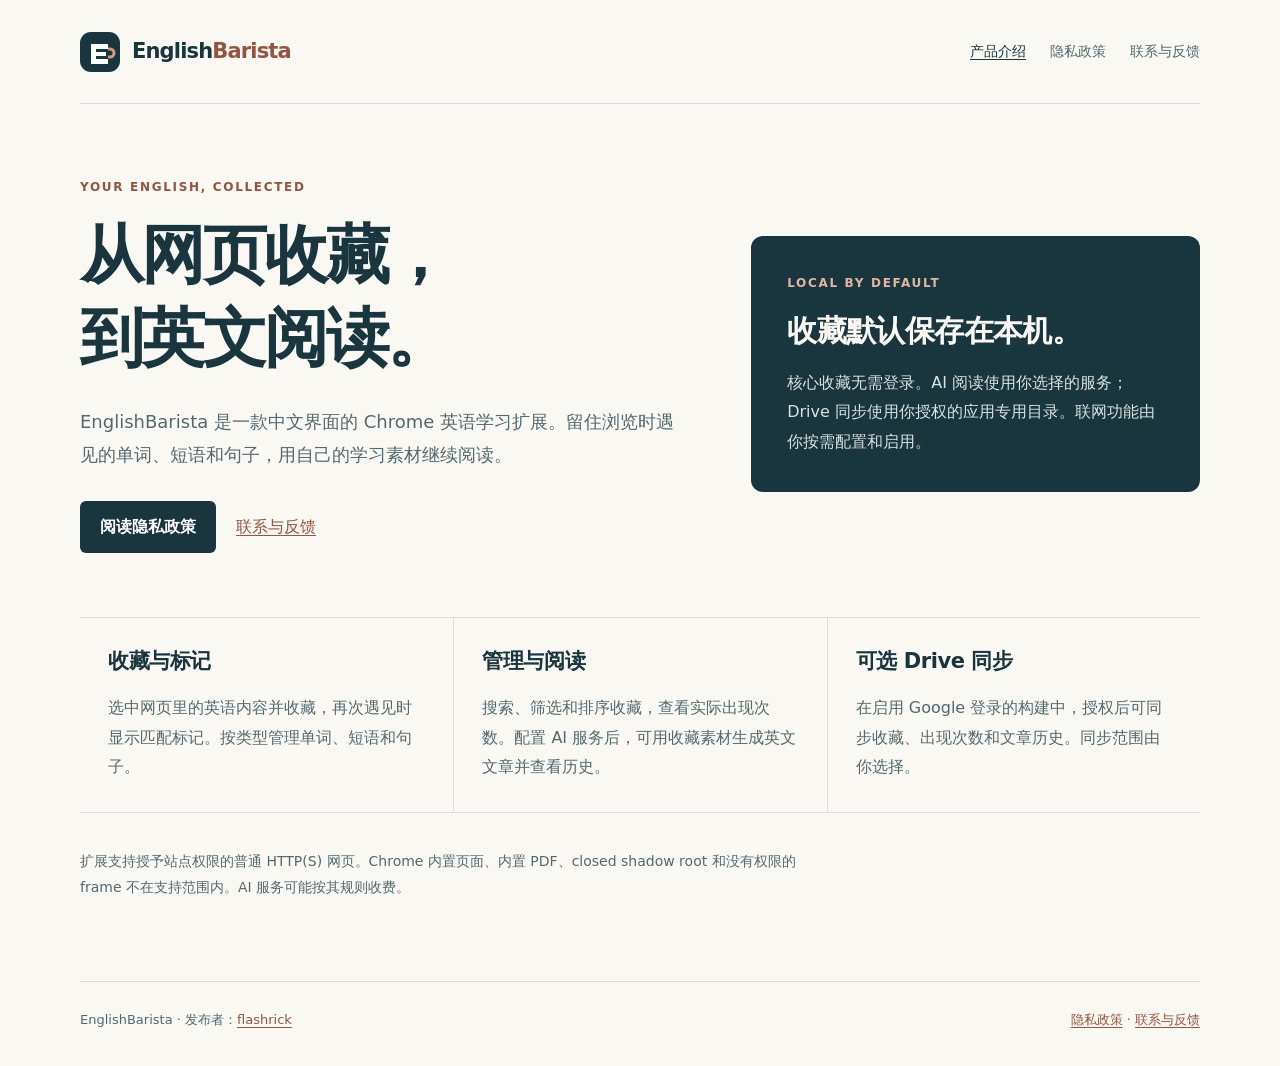
<file: index.html>
<!doctype html>
<html lang="zh-CN">
  <head>
    <meta charset="utf-8" />
    <meta name="viewport" content="width=device-width, initial-scale=1" />
    <meta
      name="description"
      content="EnglishBarista：收藏英语单词、短语和句子，用自己的素材继续阅读。了解本机存储、可选 AI 阅读和 Drive 同步。"
    />
    <meta
      http-equiv="Content-Security-Policy"
      content="default-src 'none'; style-src 'self'; img-src 'self'; base-uri 'none'; form-action 'none'"
    />
    <title>EnglishBarista — 从网页收藏，到英文阅读</title>
    <link rel="icon" href="assets/brand-mark.svg" type="image/svg+xml" />
    <link rel="stylesheet" href="assets/styles.css" />
    <link rel="canonical" href="https://flashrick.github.io/" />
  </head>
  <body>
    <a class="skip-link" href="#main">跳到主要内容</a>
    <header class="site-header">
      <a class="brand" href="./" aria-label="EnglishBarista 首页">
        <img src="assets/brand-mark.svg" width="40" height="40" alt="" />
        <span>English<span>Barista</span></span>
      </a>
      <nav class="site-nav" aria-label="网站导航">
        <a href="./" aria-current="page">产品介绍</a>
        <a href="privacy.html">隐私政策</a>
        <a href="mailto:flashrickdev@gmail.com">联系与反馈</a>
      </nav>
    </header>
    <main id="main" class="home">
      <section class="home-hero" aria-labelledby="home-title">
        <div class="home-copy">
          <p class="eyebrow">YOUR ENGLISH, COLLECTED</p>
          <h1 id="home-title">从网页收藏，<br />到英文阅读。</h1>
          <p>
            EnglishBarista 是一款中文界面的 Chrome
            英语学习扩展。留住浏览时遇见的单词、短语和句子，用自己的学习素材继续阅读。
          </p>
          <div class="actions">
            <a class="button-link" href="privacy.html">阅读隐私政策</a>
            <a href="mailto:flashrickdev@gmail.com">联系与反馈</a>
          </div>
        </div>
        <aside class="hero-note" aria-labelledby="local-title">
          <p class="eyebrow">LOCAL BY DEFAULT</p>
          <h2 id="local-title">收藏默认保存在本机。</h2>
          <p>
            核心收藏无需登录。AI 阅读使用你选择的服务；Drive
            同步使用你授权的应用专用目录。联网功能由你按需配置和启用。
          </p>
        </aside>
      </section>
      <section class="features" aria-label="主要功能">
        <div class="feature">
          <h2>收藏与标记</h2>
          <p>选中网页里的英语内容并收藏，再次遇见时显示匹配标记。按类型管理单词、短语和句子。</p>
        </div>
        <div class="feature">
          <h2>管理与阅读</h2>
          <p>
            搜索、筛选和排序收藏，查看实际出现次数。配置 AI
            服务后，可用收藏素材生成英文文章并查看历史。
          </p>
        </div>
        <div class="feature">
          <h2>可选 Drive 同步</h2>
          <p>
            在启用 Google 登录的构建中，授权后可同步收藏、出现次数和文章历史。同步范围由你选择。
          </p>
        </div>
      </section>
      <p class="support-note">
        扩展支持授予站点权限的普通 HTTP(S) 网页。Chrome 内置页面、内置 PDF、closed shadow root
        和没有权限的 frame 不在支持范围内。AI 服务可能按其规则收费。
      </p>
    </main>
    <footer class="site-footer">
      <p>EnglishBarista · 发布者：<a href="https://github.com/flashrick">flashrick</a></p>
      <p>
        <a href="privacy.html">隐私政策</a> ·
        <a href="mailto:flashrickdev@gmail.com">联系与反馈</a>
      </p>
    </footer>
  </body>
</html>
</file>
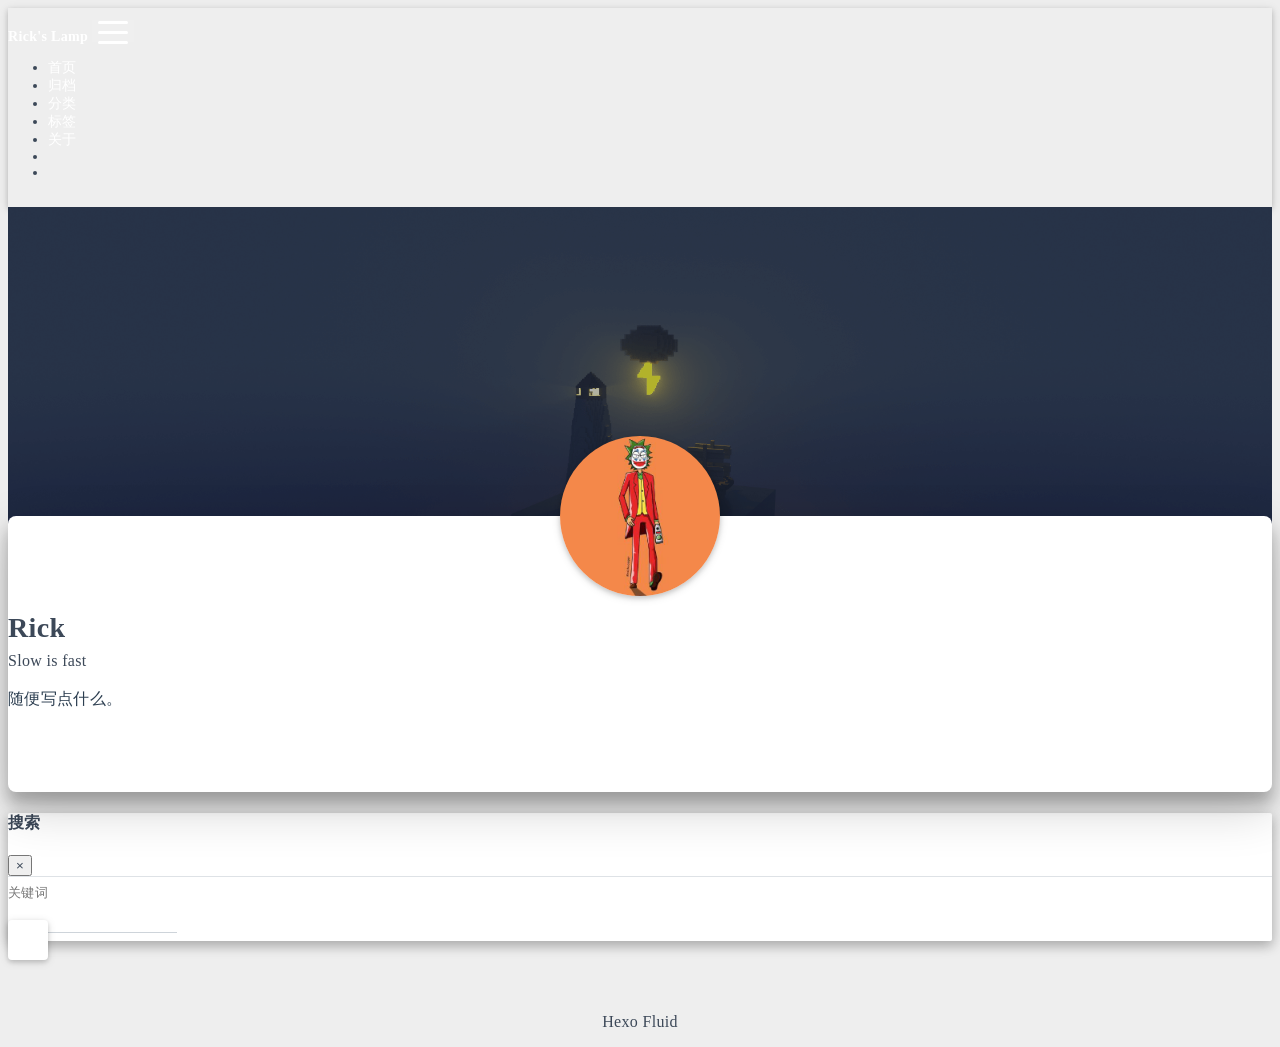
<file: about/index.html>
<!DOCTYPE html>
<html lang="zh-CN" data-default-color-scheme=auto>



<head>
  <meta charset="UTF-8">
  <link rel="apple-touch-icon" sizes="76x76" href="/img/fluid.png">
  <link rel="icon" href="/img/fluid.png">
  <meta name="viewport" content="width=device-width, initial-scale=1.0, maximum-scale=5.0, shrink-to-fit=no">
  <meta http-equiv="x-ua-compatible" content="ie=edge">
  
  <meta name="theme-color" content="#2f4154">
  <meta name="author" content="Flash Rick">
  <meta name="keywords" content="">
  
    <meta name="description" content="随便写点什么。">
<meta property="og:type" content="website">
<meta property="og:title" content="关于">
<meta property="og:url" content="http://example.com/about/index.html">
<meta property="og:site_name" content="Rick&#39;s Lamp">
<meta property="og:description" content="随便写点什么。">
<meta property="og:locale" content="zh_CN">
<meta property="article:published_time" content="2023-04-20T06:27:19.098Z">
<meta property="article:modified_time" content="2023-04-20T06:27:19.098Z">
<meta property="article:author" content="Flash Rick">
<meta name="twitter:card" content="summary_large_image">
  
  
  
  <title>关于 - Rick&#39;s Lamp</title>

  <link  rel="stylesheet" href="https://lib.baomitu.com/twitter-bootstrap/4.6.1/css/bootstrap.min.css" />



  <link  rel="stylesheet" href="https://lib.baomitu.com/github-markdown-css/4.0.0/github-markdown.min.css" />

  <link  rel="stylesheet" href="https://lib.baomitu.com/hint.css/2.7.0/hint.min.css" />

  <link  rel="stylesheet" href="https://lib.baomitu.com/fancybox/3.5.7/jquery.fancybox.min.css" />



<!-- 主题依赖的图标库，不要自行修改 -->
<!-- Do not modify the link that theme dependent icons -->

<link rel="stylesheet" href="//at.alicdn.com/t/font_1749284_hj8rtnfg7um.css">



<link rel="stylesheet" href="//at.alicdn.com/t/font_1736178_lbnruvf0jn.css">


<link  rel="stylesheet" href="/css/main.css" />


  <link id="highlight-css" rel="stylesheet" href="/css/highlight.css" />
  
    <link id="highlight-css-dark" rel="stylesheet" href="/css/highlight-dark.css" />
  




  <script id="fluid-configs">
    var Fluid = window.Fluid || {};
    Fluid.ctx = Object.assign({}, Fluid.ctx)
    var CONFIG = {"hostname":"example.com","root":"/","version":"1.9.4","typing":{"enable":true,"typeSpeed":70,"cursorChar":"_","loop":false,"scope":[]},"anchorjs":{"enable":true,"element":"h1,h2,h3,h4,h5,h6","placement":"left","visible":"hover","icon":""},"progressbar":{"enable":true,"height_px":3,"color":"#29d","options":{"showSpinner":false,"trickleSpeed":100}},"code_language":{"enable":true,"default":"TEXT"},"copy_btn":true,"image_caption":{"enable":true},"image_zoom":{"enable":true,"img_url_replace":["",""]},"toc":{"enable":true,"placement":"right","headingSelector":"h1,h2,h3,h4,h5,h6","collapseDepth":0},"lazyload":{"enable":true,"loading_img":"/img/loading.gif","onlypost":false,"offset_factor":2},"web_analytics":{"enable":true,"follow_dnt":true,"baidu":null,"google":"G-C9S392TWD5","gtag":null,"tencent":{"sid":null,"cid":null},"woyaola":null,"cnzz":null,"leancloud":{"app_id":null,"app_key":null,"server_url":null,"path":"window.location.pathname","ignore_local":false}},"search_path":"/local-search.xml"};

    if (CONFIG.web_analytics.follow_dnt) {
      var dntVal = navigator.doNotTrack || window.doNotTrack || navigator.msDoNotTrack;
      Fluid.ctx.dnt = dntVal && (dntVal.startsWith('1') || dntVal.startsWith('yes') || dntVal.startsWith('on'));
    }
  </script>
  <script  src="/js/utils.js" ></script>
  <script  src="/js/color-schema.js" ></script>
  

  

  
    <!-- Google Analytics -->
    <script async>
      if (!Fluid.ctx.dnt) {
        Fluid.utils.createScript('https://www.google-analytics.com/analytics.js', function() {
          window.ga = window.ga || function() { (ga.q = ga.q || []).push(arguments) };
          ga.l = +new Date;
          ga('create', 'G-C9S392TWD5', 'auto');
          ga('send', 'pageview');
        });
      }
    </script>
  

  

  

  

  

  



  
<meta name="generator" content="Hexo 6.3.0"></head>


<body>
  

  <header>
    

<div class="header-inner" style="height: 60vh;">
  <nav id="navbar" class="navbar fixed-top  navbar-expand-lg navbar-dark scrolling-navbar">
  <div class="container">
    <a class="navbar-brand" href="/">
      <strong>Rick&#39;s Lamp</strong>
    </a>

    <button id="navbar-toggler-btn" class="navbar-toggler" type="button" data-toggle="collapse"
            data-target="#navbarSupportedContent"
            aria-controls="navbarSupportedContent" aria-expanded="false" aria-label="Toggle navigation">
      <div class="animated-icon"><span></span><span></span><span></span></div>
    </button>

    <!-- Collapsible content -->
    <div class="collapse navbar-collapse" id="navbarSupportedContent">
      <ul class="navbar-nav ml-auto text-center">
        
          
          
          
          
            <li class="nav-item">
              <a class="nav-link" href="/">
                <i class="iconfont icon-home-fill"></i>
                <span>首页</span>
              </a>
            </li>
          
        
          
          
          
          
            <li class="nav-item">
              <a class="nav-link" href="/archives/">
                <i class="iconfont icon-archive-fill"></i>
                <span>归档</span>
              </a>
            </li>
          
        
          
          
          
          
            <li class="nav-item">
              <a class="nav-link" href="/categories/">
                <i class="iconfont icon-category-fill"></i>
                <span>分类</span>
              </a>
            </li>
          
        
          
          
          
          
            <li class="nav-item">
              <a class="nav-link" href="/tags/">
                <i class="iconfont icon-tags-fill"></i>
                <span>标签</span>
              </a>
            </li>
          
        
          
          
          
          
            <li class="nav-item">
              <a class="nav-link" href="/about/">
                <i class="iconfont icon-user-fill"></i>
                <span>关于</span>
              </a>
            </li>
          
        
        
          <li class="nav-item" id="search-btn">
            <a class="nav-link" target="_self" href="javascript:;" data-toggle="modal" data-target="#modalSearch" aria-label="Search">
              <i class="iconfont icon-search"></i>
            </a>
          </li>
          
        
        
          <li class="nav-item" id="color-toggle-btn">
            <a class="nav-link" target="_self" href="javascript:;" aria-label="Color Toggle">
              <i class="iconfont icon-dark" id="color-toggle-icon"></i>
            </a>
          </li>
        
      </ul>
    </div>
  </div>
</nav>

  

<div id="banner" class="banner" parallax=true
     style="background: url('/img/default.png') no-repeat center center; background-size: cover;">
  <div class="full-bg-img">
    <div class="mask flex-center" style="background-color: rgba(0, 0, 0, 0.3)">
      <div class="banner-text text-center fade-in-up">
        <div class="h2">
          
            <span id="subtitle" data-typed-text="关于"></span>
          
        </div>

        
      </div>

      
    </div>
  </div>
</div>

</div>

  </header>

  <main>
    
      <div class="container nopadding-x-md">
        <div id="board"
          >
          
            <div class="about-avatar">
              <img src="/img/avatar.png" srcset="/img/loading.gif" lazyload class="img-fluid" alt="avatar">
            </div>
          
          <div class="container">
            <div class="row">
              <div class="col-12 col-md-10 m-auto">
                

<div class="text-center">
  <div class="about-info">
    <div class="about-name">Rick</div>
    <div class="about-intro">Slow is fast</div>
    <div class="about-icons">
      
    </div>
  </div>
</div>

<article class="about-content page-content mt-5">
  <div class="markdown-body">
    <p>随便写点什么。</p>

  </div>

  
</article>





  



  



  



  



  





              </div>
            </div>
          </div>
        </div>
      </div>
    

    
      <a id="scroll-top-button" aria-label="TOP" href="#" role="button">
        <i class="iconfont icon-arrowup" aria-hidden="true"></i>
      </a>
    

    
      <div class="modal fade" id="modalSearch" tabindex="-1" role="dialog" aria-labelledby="ModalLabel"
     aria-hidden="true">
  <div class="modal-dialog modal-dialog-scrollable modal-lg" role="document">
    <div class="modal-content">
      <div class="modal-header text-center">
        <h4 class="modal-title w-100 font-weight-bold">搜索</h4>
        <button type="button" id="local-search-close" class="close" data-dismiss="modal" aria-label="Close">
          <span aria-hidden="true">&times;</span>
        </button>
      </div>
      <div class="modal-body mx-3">
        <div class="md-form mb-5">
          <input type="text" id="local-search-input" class="form-control validate">
          <label data-error="x" data-success="v" for="local-search-input">关键词</label>
        </div>
        <div class="list-group" id="local-search-result"></div>
      </div>
    </div>
  </div>
</div>

    

    
  </main>

  <footer>
    <div class="footer-inner">
  
    <div class="footer-content">
       <a href="https://hexo.io" target="_blank" rel="nofollow noopener"><span>Hexo</span></a> <i class="iconfont icon-love"></i> <a href="https://github.com/fluid-dev/hexo-theme-fluid" target="_blank" rel="nofollow noopener"><span>Fluid</span></a> 
    </div>
  
  
  
  
</div>

  </footer>

  <!-- Scripts -->
  
  <script  src="https://lib.baomitu.com/nprogress/0.2.0/nprogress.min.js" ></script>
  <link  rel="stylesheet" href="https://lib.baomitu.com/nprogress/0.2.0/nprogress.min.css" />

  <script>
    NProgress.configure({"showSpinner":false,"trickleSpeed":100})
    NProgress.start()
    window.addEventListener('load', function() {
      NProgress.done();
    })
  </script>


<script  src="https://lib.baomitu.com/jquery/3.6.0/jquery.min.js" ></script>
<script  src="https://lib.baomitu.com/twitter-bootstrap/4.6.1/js/bootstrap.min.js" ></script>
<script  src="/js/events.js" ></script>
<script  src="/js/plugins.js" ></script>


  <script  src="https://lib.baomitu.com/typed.js/2.0.12/typed.min.js" ></script>
  <script>
    (function (window, document) {
      var typing = Fluid.plugins.typing;
      var subtitle = document.getElementById('subtitle');
      if (!subtitle || !typing) {
        return;
      }
      var text = subtitle.getAttribute('data-typed-text');
      
        typing(text);
      
    })(window, document);
  </script>




  
    <script  src="/js/img-lazyload.js" ></script>
  




  <script src=https://lib.baomitu.com/clipboard.js/2.0.11/clipboard.min.js></script>

  <script>Fluid.plugins.codeWidget();</script>


  
<script>
  Fluid.utils.createScript('https://lib.baomitu.com/anchor-js/4.3.1/anchor.min.js', function() {
    window.anchors.options = {
      placement: CONFIG.anchorjs.placement,
      visible  : CONFIG.anchorjs.visible
    };
    if (CONFIG.anchorjs.icon) {
      window.anchors.options.icon = CONFIG.anchorjs.icon;
    }
    var el = (CONFIG.anchorjs.element || 'h1,h2,h3,h4,h5,h6').split(',');
    var res = [];
    for (var item of el) {
      res.push('.markdown-body > ' + item.trim());
    }
    if (CONFIG.anchorjs.placement === 'left') {
      window.anchors.options.class = 'anchorjs-link-left';
    }
    window.anchors.add(res.join(', '));

    Fluid.events.registerRefreshCallback(function() {
      if ('anchors' in window) {
        anchors.removeAll();
        var el = (CONFIG.anchorjs.element || 'h1,h2,h3,h4,h5,h6').split(',');
        var res = [];
        for (var item of el) {
          res.push('.markdown-body > ' + item.trim());
        }
        if (CONFIG.anchorjs.placement === 'left') {
          anchors.options.class = 'anchorjs-link-left';
        }
        anchors.add(res.join(', '));
      }
    });
  });
</script>


  
<script>
  Fluid.utils.createScript('https://lib.baomitu.com/fancybox/3.5.7/jquery.fancybox.min.js', function() {
    Fluid.plugins.fancyBox();
  });
</script>


  <script>Fluid.plugins.imageCaption();</script>

  <script  src="/js/local-search.js" ></script>





<!-- 主题的启动项，将它保持在最底部 -->
<!-- the boot of the theme, keep it at the bottom -->
<script  src="/js/boot.js" ></script>


  

  <noscript>
    <div class="noscript-warning">博客在允许 JavaScript 运行的环境下浏览效果更佳</div>
  </noscript>
</body>
</html>
</file>
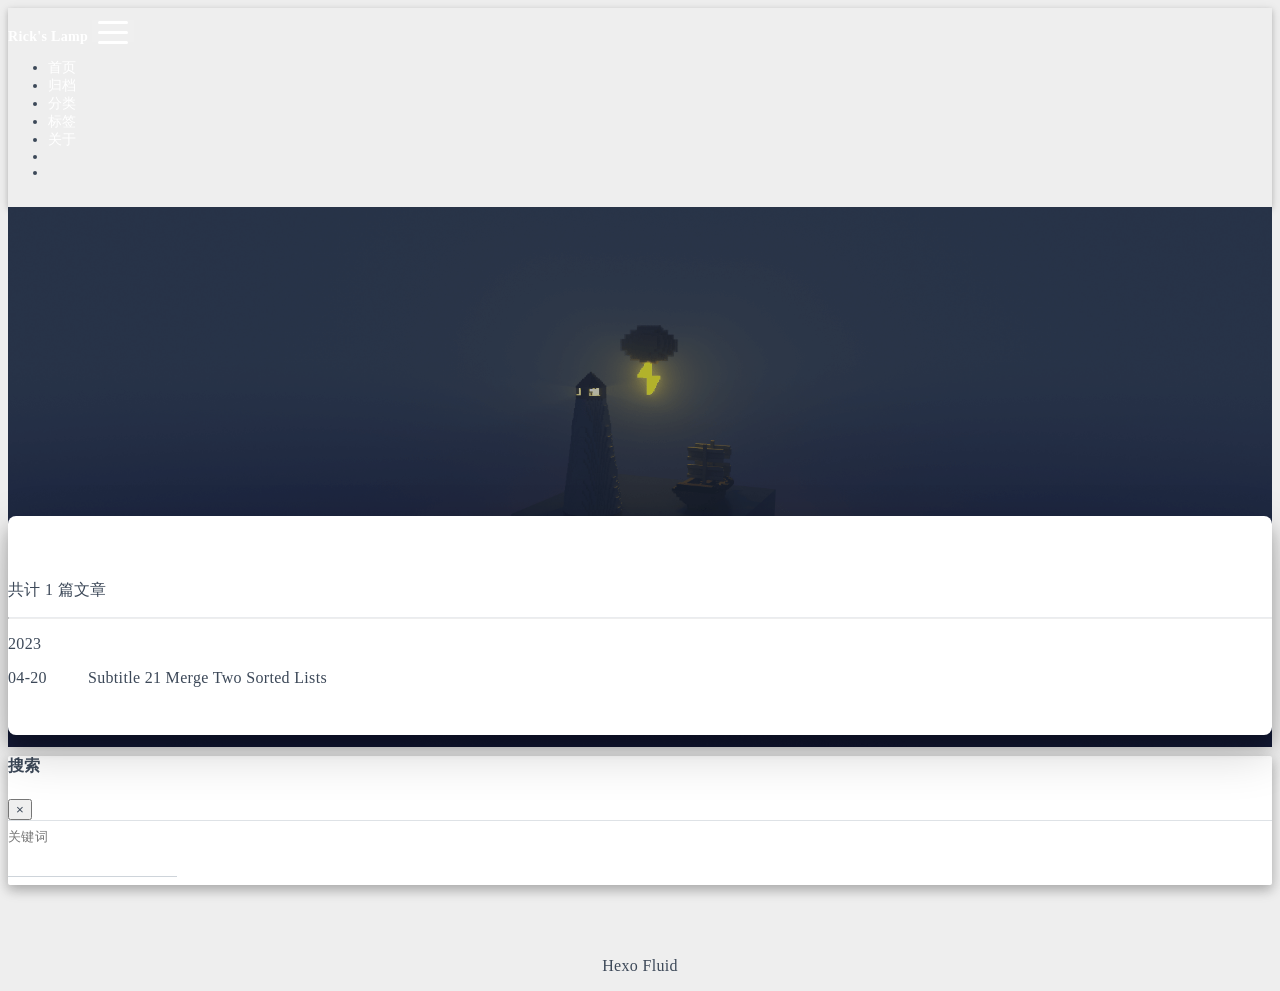
<file: archives/index.html>
<!DOCTYPE html>
<html lang="zh-CN" data-default-color-scheme=auto>



<head>
  <meta charset="UTF-8">
  <link rel="apple-touch-icon" sizes="76x76" href="/img/fluid.png">
  <link rel="icon" href="/img/fluid.png">
  <meta name="viewport" content="width=device-width, initial-scale=1.0, maximum-scale=5.0, shrink-to-fit=no">
  <meta http-equiv="x-ua-compatible" content="ie=edge">
  
  <meta name="theme-color" content="#2f4154">
  <meta name="author" content="Flash Rick">
  <meta name="keywords" content="">
  
    <meta property="og:type" content="website">
<meta property="og:title" content="归档">
<meta property="og:url" content="http://example.com/archives/index.html">
<meta property="og:site_name" content="Rick&#39;s Lamp">
<meta property="og:locale" content="zh_CN">
<meta property="article:author" content="Flash Rick">
<meta name="twitter:card" content="summary_large_image">
  
  
  
  <title>归档 - Rick&#39;s Lamp</title>

  <link  rel="stylesheet" href="https://lib.baomitu.com/twitter-bootstrap/4.6.1/css/bootstrap.min.css" />





<!-- 主题依赖的图标库，不要自行修改 -->
<!-- Do not modify the link that theme dependent icons -->

<link rel="stylesheet" href="//at.alicdn.com/t/font_1749284_hj8rtnfg7um.css">



<link rel="stylesheet" href="//at.alicdn.com/t/font_1736178_lbnruvf0jn.css">


<link  rel="stylesheet" href="/css/main.css" />


  <link id="highlight-css" rel="stylesheet" href="/css/highlight.css" />
  
    <link id="highlight-css-dark" rel="stylesheet" href="/css/highlight-dark.css" />
  




  <script id="fluid-configs">
    var Fluid = window.Fluid || {};
    Fluid.ctx = Object.assign({}, Fluid.ctx)
    var CONFIG = {"hostname":"example.com","root":"/","version":"1.9.4","typing":{"enable":true,"typeSpeed":70,"cursorChar":"_","loop":false,"scope":[]},"anchorjs":{"enable":true,"element":"h1,h2,h3,h4,h5,h6","placement":"left","visible":"hover","icon":""},"progressbar":{"enable":true,"height_px":3,"color":"#29d","options":{"showSpinner":false,"trickleSpeed":100}},"code_language":{"enable":true,"default":"TEXT"},"copy_btn":true,"image_caption":{"enable":true},"image_zoom":{"enable":true,"img_url_replace":["",""]},"toc":{"enable":true,"placement":"right","headingSelector":"h1,h2,h3,h4,h5,h6","collapseDepth":0},"lazyload":{"enable":true,"loading_img":"/img/loading.gif","onlypost":false,"offset_factor":2},"web_analytics":{"enable":true,"follow_dnt":true,"baidu":null,"google":"G-C9S392TWD5","gtag":null,"tencent":{"sid":null,"cid":null},"woyaola":null,"cnzz":null,"leancloud":{"app_id":null,"app_key":null,"server_url":null,"path":"window.location.pathname","ignore_local":false}},"search_path":"/local-search.xml"};

    if (CONFIG.web_analytics.follow_dnt) {
      var dntVal = navigator.doNotTrack || window.doNotTrack || navigator.msDoNotTrack;
      Fluid.ctx.dnt = dntVal && (dntVal.startsWith('1') || dntVal.startsWith('yes') || dntVal.startsWith('on'));
    }
  </script>
  <script  src="/js/utils.js" ></script>
  <script  src="/js/color-schema.js" ></script>
  

  

  
    <!-- Google Analytics -->
    <script async>
      if (!Fluid.ctx.dnt) {
        Fluid.utils.createScript('https://www.google-analytics.com/analytics.js', function() {
          window.ga = window.ga || function() { (ga.q = ga.q || []).push(arguments) };
          ga.l = +new Date;
          ga('create', 'G-C9S392TWD5', 'auto');
          ga('send', 'pageview');
        });
      }
    </script>
  

  

  

  

  

  



  
<meta name="generator" content="Hexo 6.3.0"></head>


<body>
  

  <header>
    

<div class="header-inner" style="height: 60vh;">
  <nav id="navbar" class="navbar fixed-top  navbar-expand-lg navbar-dark scrolling-navbar">
  <div class="container">
    <a class="navbar-brand" href="/">
      <strong>Rick&#39;s Lamp</strong>
    </a>

    <button id="navbar-toggler-btn" class="navbar-toggler" type="button" data-toggle="collapse"
            data-target="#navbarSupportedContent"
            aria-controls="navbarSupportedContent" aria-expanded="false" aria-label="Toggle navigation">
      <div class="animated-icon"><span></span><span></span><span></span></div>
    </button>

    <!-- Collapsible content -->
    <div class="collapse navbar-collapse" id="navbarSupportedContent">
      <ul class="navbar-nav ml-auto text-center">
        
          
          
          
          
            <li class="nav-item">
              <a class="nav-link" href="/">
                <i class="iconfont icon-home-fill"></i>
                <span>首页</span>
              </a>
            </li>
          
        
          
          
          
          
            <li class="nav-item">
              <a class="nav-link" href="/archives/">
                <i class="iconfont icon-archive-fill"></i>
                <span>归档</span>
              </a>
            </li>
          
        
          
          
          
          
            <li class="nav-item">
              <a class="nav-link" href="/categories/">
                <i class="iconfont icon-category-fill"></i>
                <span>分类</span>
              </a>
            </li>
          
        
          
          
          
          
            <li class="nav-item">
              <a class="nav-link" href="/tags/">
                <i class="iconfont icon-tags-fill"></i>
                <span>标签</span>
              </a>
            </li>
          
        
          
          
          
          
            <li class="nav-item">
              <a class="nav-link" href="/about/">
                <i class="iconfont icon-user-fill"></i>
                <span>关于</span>
              </a>
            </li>
          
        
        
          <li class="nav-item" id="search-btn">
            <a class="nav-link" target="_self" href="javascript:;" data-toggle="modal" data-target="#modalSearch" aria-label="Search">
              <i class="iconfont icon-search"></i>
            </a>
          </li>
          
        
        
          <li class="nav-item" id="color-toggle-btn">
            <a class="nav-link" target="_self" href="javascript:;" aria-label="Color Toggle">
              <i class="iconfont icon-dark" id="color-toggle-icon"></i>
            </a>
          </li>
        
      </ul>
    </div>
  </div>
</nav>

  

<div id="banner" class="banner" parallax=true
     style="background: url('/img/default.png') no-repeat center center; background-size: cover;">
  <div class="full-bg-img">
    <div class="mask flex-center" style="background-color: rgba(0, 0, 0, 0.3)">
      <div class="banner-text text-center fade-in-up">
        <div class="h2">
          
            <span id="subtitle" data-typed-text="归档"></span>
          
        </div>

        
      </div>

      
    </div>
  </div>
</div>

</div>

  </header>

  <main>
    
      <div class="container nopadding-x-md">
        <div id="board"
          >
          
          <div class="container">
            <div class="row">
              <div class="col-12 col-md-10 m-auto">
                

<div class="list-group">
  <p class="h4">共计 1 篇文章</p>
  <hr>
  
  
    
      
      <p class="h5">2023</p>
    
    <a href="/2023/04/20/Subtitle-21-Merge-Two-Sorted-Lists/" class="list-group-item list-group-item-action">
      <time>04-20</time>
      <div class="list-group-item-title">Subtitle 21 Merge Two Sorted Lists</div>
    </a>
  
</div>





              </div>
            </div>
          </div>
        </div>
      </div>
    

    
      <a id="scroll-top-button" aria-label="TOP" href="#" role="button">
        <i class="iconfont icon-arrowup" aria-hidden="true"></i>
      </a>
    

    
      <div class="modal fade" id="modalSearch" tabindex="-1" role="dialog" aria-labelledby="ModalLabel"
     aria-hidden="true">
  <div class="modal-dialog modal-dialog-scrollable modal-lg" role="document">
    <div class="modal-content">
      <div class="modal-header text-center">
        <h4 class="modal-title w-100 font-weight-bold">搜索</h4>
        <button type="button" id="local-search-close" class="close" data-dismiss="modal" aria-label="Close">
          <span aria-hidden="true">&times;</span>
        </button>
      </div>
      <div class="modal-body mx-3">
        <div class="md-form mb-5">
          <input type="text" id="local-search-input" class="form-control validate">
          <label data-error="x" data-success="v" for="local-search-input">关键词</label>
        </div>
        <div class="list-group" id="local-search-result"></div>
      </div>
    </div>
  </div>
</div>

    

    
  </main>

  <footer>
    <div class="footer-inner">
  
    <div class="footer-content">
       <a href="https://hexo.io" target="_blank" rel="nofollow noopener"><span>Hexo</span></a> <i class="iconfont icon-love"></i> <a href="https://github.com/fluid-dev/hexo-theme-fluid" target="_blank" rel="nofollow noopener"><span>Fluid</span></a> 
    </div>
  
  
  
  
</div>

  </footer>

  <!-- Scripts -->
  
  <script  src="https://lib.baomitu.com/nprogress/0.2.0/nprogress.min.js" ></script>
  <link  rel="stylesheet" href="https://lib.baomitu.com/nprogress/0.2.0/nprogress.min.css" />

  <script>
    NProgress.configure({"showSpinner":false,"trickleSpeed":100})
    NProgress.start()
    window.addEventListener('load', function() {
      NProgress.done();
    })
  </script>


<script  src="https://lib.baomitu.com/jquery/3.6.0/jquery.min.js" ></script>
<script  src="https://lib.baomitu.com/twitter-bootstrap/4.6.1/js/bootstrap.min.js" ></script>
<script  src="/js/events.js" ></script>
<script  src="/js/plugins.js" ></script>


  <script  src="https://lib.baomitu.com/typed.js/2.0.12/typed.min.js" ></script>
  <script>
    (function (window, document) {
      var typing = Fluid.plugins.typing;
      var subtitle = document.getElementById('subtitle');
      if (!subtitle || !typing) {
        return;
      }
      var text = subtitle.getAttribute('data-typed-text');
      
        typing(text);
      
    })(window, document);
  </script>




  
    <script  src="/js/img-lazyload.js" ></script>
  




  <script  src="/js/local-search.js" ></script>





<!-- 主题的启动项，将它保持在最底部 -->
<!-- the boot of the theme, keep it at the bottom -->
<script  src="/js/boot.js" ></script>


  

  <noscript>
    <div class="noscript-warning">博客在允许 JavaScript 运行的环境下浏览效果更佳</div>
  </noscript>
</body>
</html>
</file>
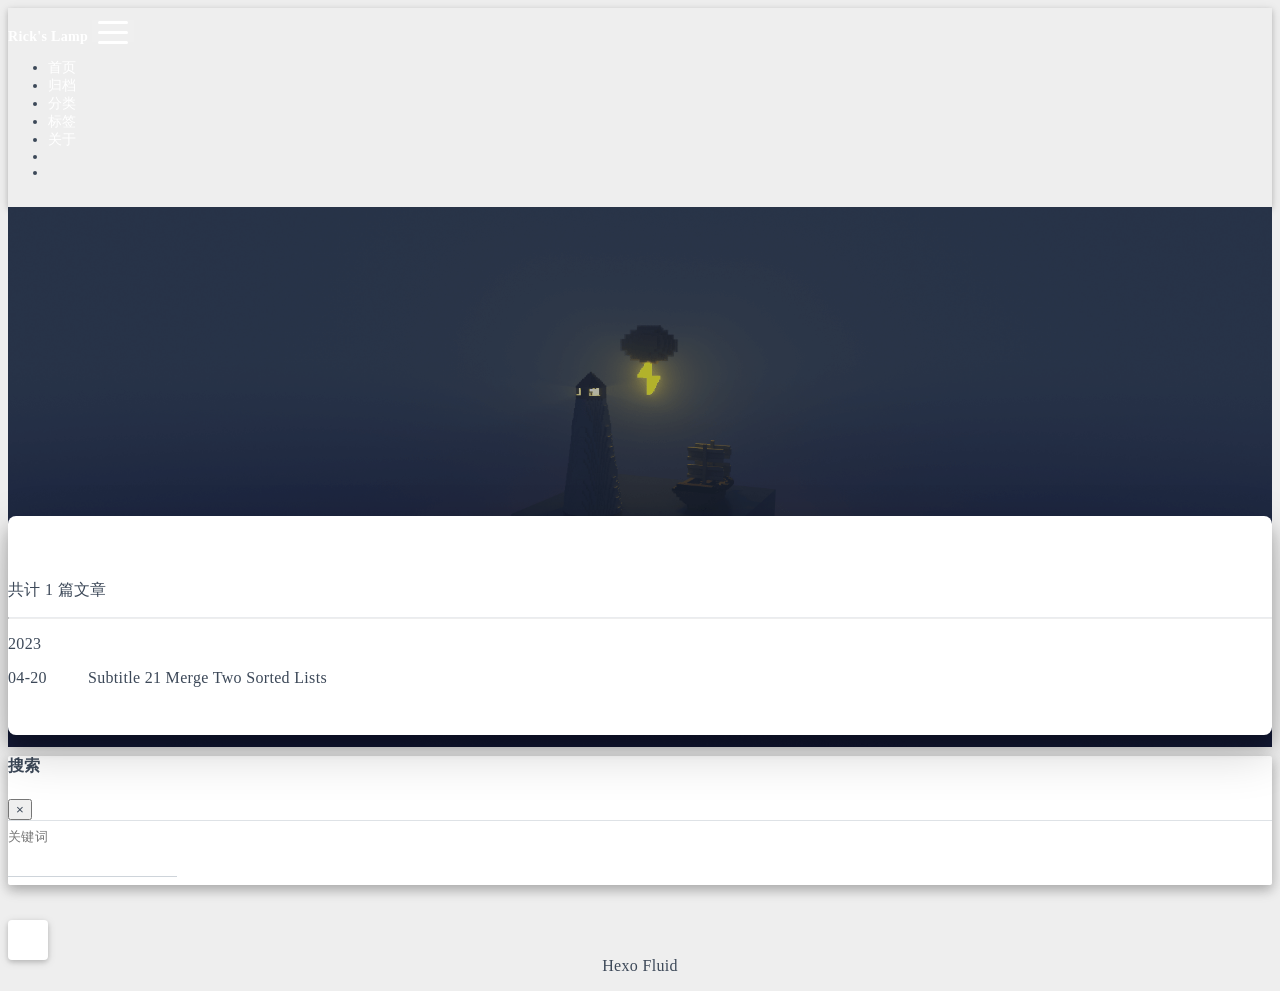
<file: archives/2023/index.html>
<!DOCTYPE html>
<html lang="zh-CN" data-default-color-scheme=auto>



<head>
  <meta charset="UTF-8">
  <link rel="apple-touch-icon" sizes="76x76" href="/img/fluid.png">
  <link rel="icon" href="/img/fluid.png">
  <meta name="viewport" content="width=device-width, initial-scale=1.0, maximum-scale=5.0, shrink-to-fit=no">
  <meta http-equiv="x-ua-compatible" content="ie=edge">
  
  <meta name="theme-color" content="#2f4154">
  <meta name="author" content="Flash Rick">
  <meta name="keywords" content="">
  
    <meta property="og:type" content="website">
<meta property="og:title" content="归档">
<meta property="og:url" content="http://example.com/archives/2023/index.html">
<meta property="og:site_name" content="Rick&#39;s Lamp">
<meta property="og:locale" content="zh_CN">
<meta property="article:author" content="Flash Rick">
<meta name="twitter:card" content="summary_large_image">
  
  
  
  <title>归档 - Rick&#39;s Lamp</title>

  <link  rel="stylesheet" href="https://lib.baomitu.com/twitter-bootstrap/4.6.1/css/bootstrap.min.css" />





<!-- 主题依赖的图标库，不要自行修改 -->
<!-- Do not modify the link that theme dependent icons -->

<link rel="stylesheet" href="//at.alicdn.com/t/font_1749284_hj8rtnfg7um.css">



<link rel="stylesheet" href="//at.alicdn.com/t/font_1736178_lbnruvf0jn.css">


<link  rel="stylesheet" href="/css/main.css" />


  <link id="highlight-css" rel="stylesheet" href="/css/highlight.css" />
  
    <link id="highlight-css-dark" rel="stylesheet" href="/css/highlight-dark.css" />
  




  <script id="fluid-configs">
    var Fluid = window.Fluid || {};
    Fluid.ctx = Object.assign({}, Fluid.ctx)
    var CONFIG = {"hostname":"example.com","root":"/","version":"1.9.4","typing":{"enable":true,"typeSpeed":70,"cursorChar":"_","loop":false,"scope":[]},"anchorjs":{"enable":true,"element":"h1,h2,h3,h4,h5,h6","placement":"left","visible":"hover","icon":""},"progressbar":{"enable":true,"height_px":3,"color":"#29d","options":{"showSpinner":false,"trickleSpeed":100}},"code_language":{"enable":true,"default":"TEXT"},"copy_btn":true,"image_caption":{"enable":true},"image_zoom":{"enable":true,"img_url_replace":["",""]},"toc":{"enable":true,"placement":"right","headingSelector":"h1,h2,h3,h4,h5,h6","collapseDepth":0},"lazyload":{"enable":true,"loading_img":"/img/loading.gif","onlypost":false,"offset_factor":2},"web_analytics":{"enable":true,"follow_dnt":true,"baidu":null,"google":"G-C9S392TWD5","gtag":null,"tencent":{"sid":null,"cid":null},"woyaola":null,"cnzz":null,"leancloud":{"app_id":null,"app_key":null,"server_url":null,"path":"window.location.pathname","ignore_local":false}},"search_path":"/local-search.xml"};

    if (CONFIG.web_analytics.follow_dnt) {
      var dntVal = navigator.doNotTrack || window.doNotTrack || navigator.msDoNotTrack;
      Fluid.ctx.dnt = dntVal && (dntVal.startsWith('1') || dntVal.startsWith('yes') || dntVal.startsWith('on'));
    }
  </script>
  <script  src="/js/utils.js" ></script>
  <script  src="/js/color-schema.js" ></script>
  

  

  
    <!-- Google Analytics -->
    <script async>
      if (!Fluid.ctx.dnt) {
        Fluid.utils.createScript('https://www.google-analytics.com/analytics.js', function() {
          window.ga = window.ga || function() { (ga.q = ga.q || []).push(arguments) };
          ga.l = +new Date;
          ga('create', 'G-C9S392TWD5', 'auto');
          ga('send', 'pageview');
        });
      }
    </script>
  

  

  

  

  

  



  
<meta name="generator" content="Hexo 6.3.0"></head>


<body>
  

  <header>
    

<div class="header-inner" style="height: 60vh;">
  <nav id="navbar" class="navbar fixed-top  navbar-expand-lg navbar-dark scrolling-navbar">
  <div class="container">
    <a class="navbar-brand" href="/">
      <strong>Rick&#39;s Lamp</strong>
    </a>

    <button id="navbar-toggler-btn" class="navbar-toggler" type="button" data-toggle="collapse"
            data-target="#navbarSupportedContent"
            aria-controls="navbarSupportedContent" aria-expanded="false" aria-label="Toggle navigation">
      <div class="animated-icon"><span></span><span></span><span></span></div>
    </button>

    <!-- Collapsible content -->
    <div class="collapse navbar-collapse" id="navbarSupportedContent">
      <ul class="navbar-nav ml-auto text-center">
        
          
          
          
          
            <li class="nav-item">
              <a class="nav-link" href="/">
                <i class="iconfont icon-home-fill"></i>
                <span>首页</span>
              </a>
            </li>
          
        
          
          
          
          
            <li class="nav-item">
              <a class="nav-link" href="/archives/">
                <i class="iconfont icon-archive-fill"></i>
                <span>归档</span>
              </a>
            </li>
          
        
          
          
          
          
            <li class="nav-item">
              <a class="nav-link" href="/categories/">
                <i class="iconfont icon-category-fill"></i>
                <span>分类</span>
              </a>
            </li>
          
        
          
          
          
          
            <li class="nav-item">
              <a class="nav-link" href="/tags/">
                <i class="iconfont icon-tags-fill"></i>
                <span>标签</span>
              </a>
            </li>
          
        
          
          
          
          
            <li class="nav-item">
              <a class="nav-link" href="/about/">
                <i class="iconfont icon-user-fill"></i>
                <span>关于</span>
              </a>
            </li>
          
        
        
          <li class="nav-item" id="search-btn">
            <a class="nav-link" target="_self" href="javascript:;" data-toggle="modal" data-target="#modalSearch" aria-label="Search">
              <i class="iconfont icon-search"></i>
            </a>
          </li>
          
        
        
          <li class="nav-item" id="color-toggle-btn">
            <a class="nav-link" target="_self" href="javascript:;" aria-label="Color Toggle">
              <i class="iconfont icon-dark" id="color-toggle-icon"></i>
            </a>
          </li>
        
      </ul>
    </div>
  </div>
</nav>

  

<div id="banner" class="banner" parallax=true
     style="background: url('/img/default.png') no-repeat center center; background-size: cover;">
  <div class="full-bg-img">
    <div class="mask flex-center" style="background-color: rgba(0, 0, 0, 0.3)">
      <div class="banner-text text-center fade-in-up">
        <div class="h2">
          
            <span id="subtitle" data-typed-text="归档"></span>
          
        </div>

        
      </div>

      
    </div>
  </div>
</div>

</div>

  </header>

  <main>
    
      <div class="container nopadding-x-md">
        <div id="board"
          >
          
          <div class="container">
            <div class="row">
              <div class="col-12 col-md-10 m-auto">
                

<div class="list-group">
  <p class="h4">共计 1 篇文章</p>
  <hr>
  
  
    
      
      <p class="h5">2023</p>
    
    <a href="/2023/04/20/Subtitle-21-Merge-Two-Sorted-Lists/" class="list-group-item list-group-item-action">
      <time>04-20</time>
      <div class="list-group-item-title">Subtitle 21 Merge Two Sorted Lists</div>
    </a>
  
</div>





              </div>
            </div>
          </div>
        </div>
      </div>
    

    
      <a id="scroll-top-button" aria-label="TOP" href="#" role="button">
        <i class="iconfont icon-arrowup" aria-hidden="true"></i>
      </a>
    

    
      <div class="modal fade" id="modalSearch" tabindex="-1" role="dialog" aria-labelledby="ModalLabel"
     aria-hidden="true">
  <div class="modal-dialog modal-dialog-scrollable modal-lg" role="document">
    <div class="modal-content">
      <div class="modal-header text-center">
        <h4 class="modal-title w-100 font-weight-bold">搜索</h4>
        <button type="button" id="local-search-close" class="close" data-dismiss="modal" aria-label="Close">
          <span aria-hidden="true">&times;</span>
        </button>
      </div>
      <div class="modal-body mx-3">
        <div class="md-form mb-5">
          <input type="text" id="local-search-input" class="form-control validate">
          <label data-error="x" data-success="v" for="local-search-input">关键词</label>
        </div>
        <div class="list-group" id="local-search-result"></div>
      </div>
    </div>
  </div>
</div>

    

    
  </main>

  <footer>
    <div class="footer-inner">
  
    <div class="footer-content">
       <a href="https://hexo.io" target="_blank" rel="nofollow noopener"><span>Hexo</span></a> <i class="iconfont icon-love"></i> <a href="https://github.com/fluid-dev/hexo-theme-fluid" target="_blank" rel="nofollow noopener"><span>Fluid</span></a> 
    </div>
  
  
  
  
</div>

  </footer>

  <!-- Scripts -->
  
  <script  src="https://lib.baomitu.com/nprogress/0.2.0/nprogress.min.js" ></script>
  <link  rel="stylesheet" href="https://lib.baomitu.com/nprogress/0.2.0/nprogress.min.css" />

  <script>
    NProgress.configure({"showSpinner":false,"trickleSpeed":100})
    NProgress.start()
    window.addEventListener('load', function() {
      NProgress.done();
    })
  </script>


<script  src="https://lib.baomitu.com/jquery/3.6.0/jquery.min.js" ></script>
<script  src="https://lib.baomitu.com/twitter-bootstrap/4.6.1/js/bootstrap.min.js" ></script>
<script  src="/js/events.js" ></script>
<script  src="/js/plugins.js" ></script>


  <script  src="https://lib.baomitu.com/typed.js/2.0.12/typed.min.js" ></script>
  <script>
    (function (window, document) {
      var typing = Fluid.plugins.typing;
      var subtitle = document.getElementById('subtitle');
      if (!subtitle || !typing) {
        return;
      }
      var text = subtitle.getAttribute('data-typed-text');
      
        typing(text);
      
    })(window, document);
  </script>




  
    <script  src="/js/img-lazyload.js" ></script>
  




  <script  src="/js/local-search.js" ></script>





<!-- 主题的启动项，将它保持在最底部 -->
<!-- the boot of the theme, keep it at the bottom -->
<script  src="/js/boot.js" ></script>


  

  <noscript>
    <div class="noscript-warning">博客在允许 JavaScript 运行的环境下浏览效果更佳</div>
  </noscript>
</body>
</html>
</file>
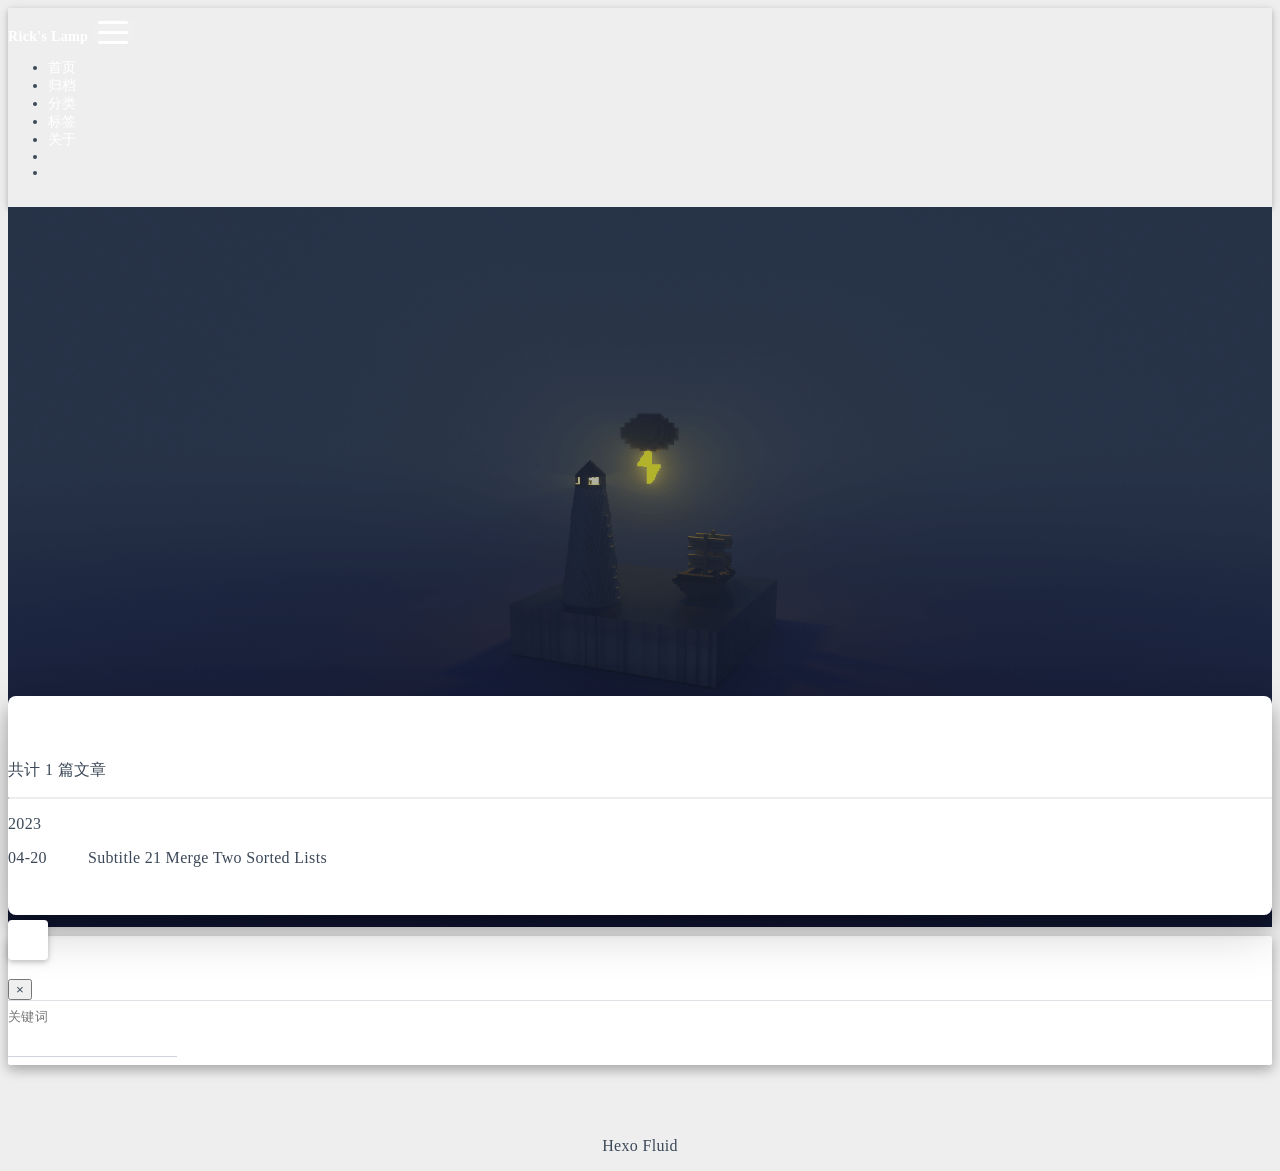
<file: tags/Subtitle/index.html>
<!DOCTYPE html>
<html lang="zh-CN" data-default-color-scheme=auto>



<head>
  <meta charset="UTF-8">
  <link rel="apple-touch-icon" sizes="76x76" href="/img/fluid.png">
  <link rel="icon" href="/img/fluid.png">
  <meta name="viewport" content="width=device-width, initial-scale=1.0, maximum-scale=5.0, shrink-to-fit=no">
  <meta http-equiv="x-ua-compatible" content="ie=edge">
  
  <meta name="theme-color" content="#2f4154">
  <meta name="author" content="Flash Rick">
  <meta name="keywords" content="">
  
    <meta property="og:type" content="website">
<meta property="og:title" content="标签 - Subtitle">
<meta property="og:url" content="http://example.com/tags/Subtitle/index.html">
<meta property="og:site_name" content="Rick&#39;s Lamp">
<meta property="og:locale" content="zh_CN">
<meta property="article:author" content="Flash Rick">
<meta name="twitter:card" content="summary_large_image">
  
  
  
  <title>标签 - Subtitle - Rick&#39;s Lamp</title>

  <link  rel="stylesheet" href="https://lib.baomitu.com/twitter-bootstrap/4.6.1/css/bootstrap.min.css" />





<!-- 主题依赖的图标库，不要自行修改 -->
<!-- Do not modify the link that theme dependent icons -->

<link rel="stylesheet" href="//at.alicdn.com/t/font_1749284_hj8rtnfg7um.css">



<link rel="stylesheet" href="//at.alicdn.com/t/font_1736178_lbnruvf0jn.css">


<link  rel="stylesheet" href="/css/main.css" />


  <link id="highlight-css" rel="stylesheet" href="/css/highlight.css" />
  
    <link id="highlight-css-dark" rel="stylesheet" href="/css/highlight-dark.css" />
  




  <script id="fluid-configs">
    var Fluid = window.Fluid || {};
    Fluid.ctx = Object.assign({}, Fluid.ctx)
    var CONFIG = {"hostname":"example.com","root":"/","version":"1.9.4","typing":{"enable":true,"typeSpeed":70,"cursorChar":"_","loop":false,"scope":[]},"anchorjs":{"enable":true,"element":"h1,h2,h3,h4,h5,h6","placement":"left","visible":"hover","icon":""},"progressbar":{"enable":true,"height_px":3,"color":"#29d","options":{"showSpinner":false,"trickleSpeed":100}},"code_language":{"enable":true,"default":"TEXT"},"copy_btn":true,"image_caption":{"enable":true},"image_zoom":{"enable":true,"img_url_replace":["",""]},"toc":{"enable":true,"placement":"right","headingSelector":"h1,h2,h3,h4,h5,h6","collapseDepth":0},"lazyload":{"enable":true,"loading_img":"/img/loading.gif","onlypost":false,"offset_factor":2},"web_analytics":{"enable":true,"follow_dnt":true,"baidu":null,"google":"G-C9S392TWD5","gtag":null,"tencent":{"sid":null,"cid":null},"woyaola":null,"cnzz":null,"leancloud":{"app_id":null,"app_key":null,"server_url":null,"path":"window.location.pathname","ignore_local":false}},"search_path":"/local-search.xml"};

    if (CONFIG.web_analytics.follow_dnt) {
      var dntVal = navigator.doNotTrack || window.doNotTrack || navigator.msDoNotTrack;
      Fluid.ctx.dnt = dntVal && (dntVal.startsWith('1') || dntVal.startsWith('yes') || dntVal.startsWith('on'));
    }
  </script>
  <script  src="/js/utils.js" ></script>
  <script  src="/js/color-schema.js" ></script>
  

  

  
    <!-- Google Analytics -->
    <script async>
      if (!Fluid.ctx.dnt) {
        Fluid.utils.createScript('https://www.google-analytics.com/analytics.js', function() {
          window.ga = window.ga || function() { (ga.q = ga.q || []).push(arguments) };
          ga.l = +new Date;
          ga('create', 'G-C9S392TWD5', 'auto');
          ga('send', 'pageview');
        });
      }
    </script>
  

  

  

  

  

  



  
<meta name="generator" content="Hexo 6.3.0"></head>


<body>
  

  <header>
    

<div class="header-inner" style="height: 80vh;">
  <nav id="navbar" class="navbar fixed-top  navbar-expand-lg navbar-dark scrolling-navbar">
  <div class="container">
    <a class="navbar-brand" href="/">
      <strong>Rick&#39;s Lamp</strong>
    </a>

    <button id="navbar-toggler-btn" class="navbar-toggler" type="button" data-toggle="collapse"
            data-target="#navbarSupportedContent"
            aria-controls="navbarSupportedContent" aria-expanded="false" aria-label="Toggle navigation">
      <div class="animated-icon"><span></span><span></span><span></span></div>
    </button>

    <!-- Collapsible content -->
    <div class="collapse navbar-collapse" id="navbarSupportedContent">
      <ul class="navbar-nav ml-auto text-center">
        
          
          
          
          
            <li class="nav-item">
              <a class="nav-link" href="/">
                <i class="iconfont icon-home-fill"></i>
                <span>首页</span>
              </a>
            </li>
          
        
          
          
          
          
            <li class="nav-item">
              <a class="nav-link" href="/archives/">
                <i class="iconfont icon-archive-fill"></i>
                <span>归档</span>
              </a>
            </li>
          
        
          
          
          
          
            <li class="nav-item">
              <a class="nav-link" href="/categories/">
                <i class="iconfont icon-category-fill"></i>
                <span>分类</span>
              </a>
            </li>
          
        
          
          
          
          
            <li class="nav-item">
              <a class="nav-link" href="/tags/">
                <i class="iconfont icon-tags-fill"></i>
                <span>标签</span>
              </a>
            </li>
          
        
          
          
          
          
            <li class="nav-item">
              <a class="nav-link" href="/about/">
                <i class="iconfont icon-user-fill"></i>
                <span>关于</span>
              </a>
            </li>
          
        
        
          <li class="nav-item" id="search-btn">
            <a class="nav-link" target="_self" href="javascript:;" data-toggle="modal" data-target="#modalSearch" aria-label="Search">
              <i class="iconfont icon-search"></i>
            </a>
          </li>
          
        
        
          <li class="nav-item" id="color-toggle-btn">
            <a class="nav-link" target="_self" href="javascript:;" aria-label="Color Toggle">
              <i class="iconfont icon-dark" id="color-toggle-icon"></i>
            </a>
          </li>
        
      </ul>
    </div>
  </div>
</nav>

  

<div id="banner" class="banner" parallax=true
     style="background: url('/img/default.png') no-repeat center center; background-size: cover;">
  <div class="full-bg-img">
    <div class="mask flex-center" style="background-color: rgba(0, 0, 0, 0.3)">
      <div class="banner-text text-center fade-in-up">
        <div class="h2">
          
            <span id="subtitle" data-typed-text="标签 - Subtitle"></span>
          
        </div>

        
      </div>

      
        <div class="scroll-down-bar">
          <i class="iconfont icon-arrowdown"></i>
        </div>
      
    </div>
  </div>
</div>

</div>

  </header>

  <main>
    
      <div class="container nopadding-x-md">
        <div id="board"
          >
          
          <div class="container">
            <div class="row">
              <div class="col-12 col-md-10 m-auto">
                

<div class="list-group">
  <p class="h4">共计 1 篇文章</p>
  <hr>
  
  
    
      
      <p class="h5">2023</p>
    
    <a href="/2023/04/20/Subtitle-21-Merge-Two-Sorted-Lists/" class="list-group-item list-group-item-action">
      <time>04-20</time>
      <div class="list-group-item-title">Subtitle 21 Merge Two Sorted Lists</div>
    </a>
  
</div>





              </div>
            </div>
          </div>
        </div>
      </div>
    

    
      <a id="scroll-top-button" aria-label="TOP" href="#" role="button">
        <i class="iconfont icon-arrowup" aria-hidden="true"></i>
      </a>
    

    
      <div class="modal fade" id="modalSearch" tabindex="-1" role="dialog" aria-labelledby="ModalLabel"
     aria-hidden="true">
  <div class="modal-dialog modal-dialog-scrollable modal-lg" role="document">
    <div class="modal-content">
      <div class="modal-header text-center">
        <h4 class="modal-title w-100 font-weight-bold">搜索</h4>
        <button type="button" id="local-search-close" class="close" data-dismiss="modal" aria-label="Close">
          <span aria-hidden="true">&times;</span>
        </button>
      </div>
      <div class="modal-body mx-3">
        <div class="md-form mb-5">
          <input type="text" id="local-search-input" class="form-control validate">
          <label data-error="x" data-success="v" for="local-search-input">关键词</label>
        </div>
        <div class="list-group" id="local-search-result"></div>
      </div>
    </div>
  </div>
</div>

    

    
  </main>

  <footer>
    <div class="footer-inner">
  
    <div class="footer-content">
       <a href="https://hexo.io" target="_blank" rel="nofollow noopener"><span>Hexo</span></a> <i class="iconfont icon-love"></i> <a href="https://github.com/fluid-dev/hexo-theme-fluid" target="_blank" rel="nofollow noopener"><span>Fluid</span></a> 
    </div>
  
  
  
  
</div>

  </footer>

  <!-- Scripts -->
  
  <script  src="https://lib.baomitu.com/nprogress/0.2.0/nprogress.min.js" ></script>
  <link  rel="stylesheet" href="https://lib.baomitu.com/nprogress/0.2.0/nprogress.min.css" />

  <script>
    NProgress.configure({"showSpinner":false,"trickleSpeed":100})
    NProgress.start()
    window.addEventListener('load', function() {
      NProgress.done();
    })
  </script>


<script  src="https://lib.baomitu.com/jquery/3.6.0/jquery.min.js" ></script>
<script  src="https://lib.baomitu.com/twitter-bootstrap/4.6.1/js/bootstrap.min.js" ></script>
<script  src="/js/events.js" ></script>
<script  src="/js/plugins.js" ></script>


  <script  src="https://lib.baomitu.com/typed.js/2.0.12/typed.min.js" ></script>
  <script>
    (function (window, document) {
      var typing = Fluid.plugins.typing;
      var subtitle = document.getElementById('subtitle');
      if (!subtitle || !typing) {
        return;
      }
      var text = subtitle.getAttribute('data-typed-text');
      
        typing(text);
      
    })(window, document);
  </script>




  
    <script  src="/js/img-lazyload.js" ></script>
  




  <script  src="/js/local-search.js" ></script>





<!-- 主题的启动项，将它保持在最底部 -->
<!-- the boot of the theme, keep it at the bottom -->
<script  src="/js/boot.js" ></script>


  

  <noscript>
    <div class="noscript-warning">博客在允许 JavaScript 运行的环境下浏览效果更佳</div>
  </noscript>
</body>
</html>
</file>
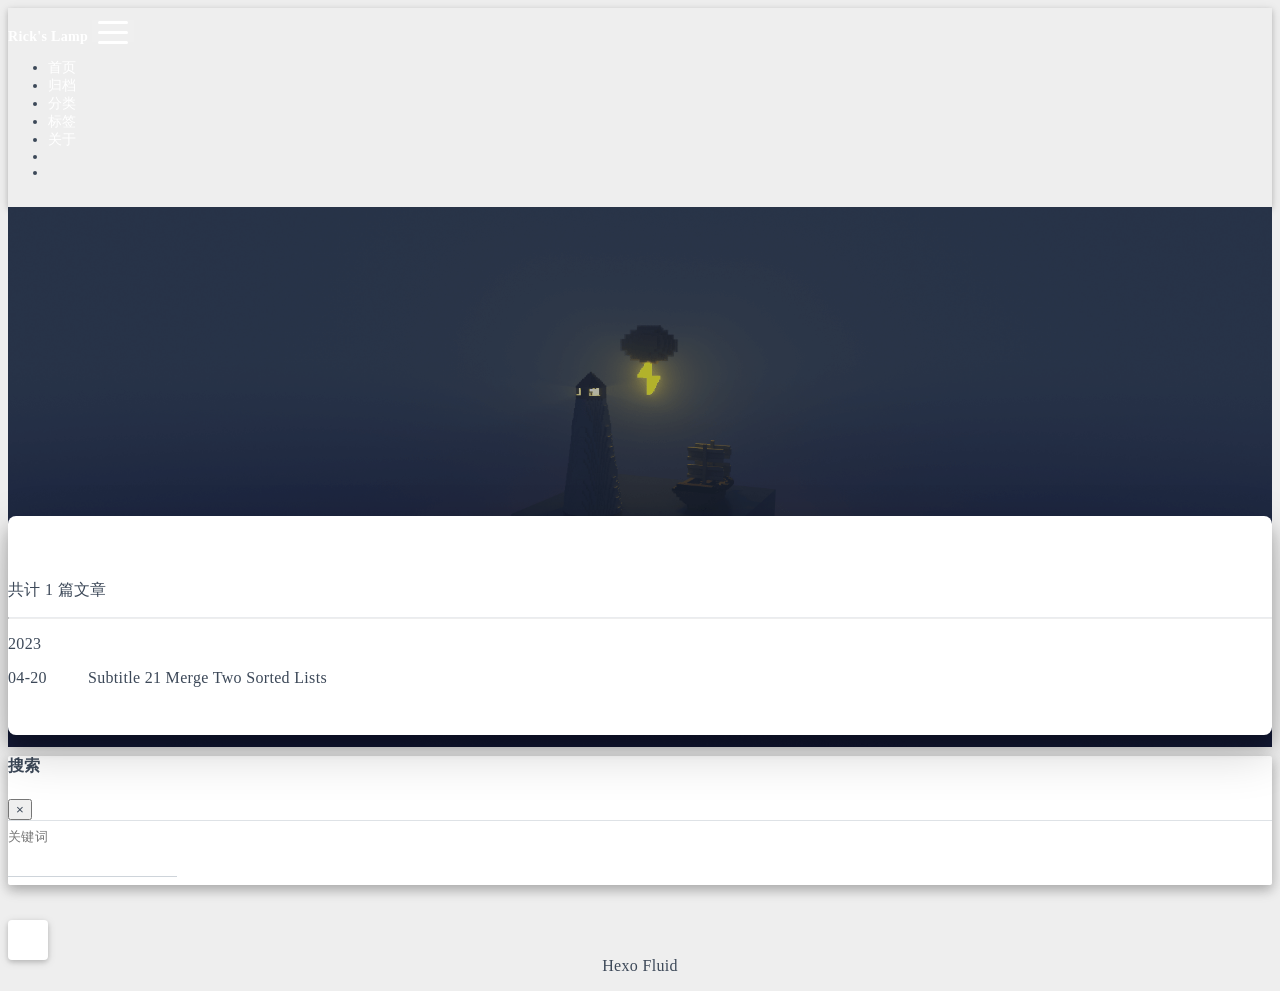
<file: archives/2023/04/index.html>
<!DOCTYPE html>
<html lang="zh-CN" data-default-color-scheme=auto>



<head>
  <meta charset="UTF-8">
  <link rel="apple-touch-icon" sizes="76x76" href="/img/fluid.png">
  <link rel="icon" href="/img/fluid.png">
  <meta name="viewport" content="width=device-width, initial-scale=1.0, maximum-scale=5.0, shrink-to-fit=no">
  <meta http-equiv="x-ua-compatible" content="ie=edge">
  
  <meta name="theme-color" content="#2f4154">
  <meta name="author" content="Flash Rick">
  <meta name="keywords" content="">
  
    <meta property="og:type" content="website">
<meta property="og:title" content="归档">
<meta property="og:url" content="http://example.com/archives/2023/04/index.html">
<meta property="og:site_name" content="Rick&#39;s Lamp">
<meta property="og:locale" content="zh_CN">
<meta property="article:author" content="Flash Rick">
<meta name="twitter:card" content="summary_large_image">
  
  
  
  <title>归档 - Rick&#39;s Lamp</title>

  <link  rel="stylesheet" href="https://lib.baomitu.com/twitter-bootstrap/4.6.1/css/bootstrap.min.css" />





<!-- 主题依赖的图标库，不要自行修改 -->
<!-- Do not modify the link that theme dependent icons -->

<link rel="stylesheet" href="//at.alicdn.com/t/font_1749284_hj8rtnfg7um.css">



<link rel="stylesheet" href="//at.alicdn.com/t/font_1736178_lbnruvf0jn.css">


<link  rel="stylesheet" href="/css/main.css" />


  <link id="highlight-css" rel="stylesheet" href="/css/highlight.css" />
  
    <link id="highlight-css-dark" rel="stylesheet" href="/css/highlight-dark.css" />
  




  <script id="fluid-configs">
    var Fluid = window.Fluid || {};
    Fluid.ctx = Object.assign({}, Fluid.ctx)
    var CONFIG = {"hostname":"example.com","root":"/","version":"1.9.4","typing":{"enable":true,"typeSpeed":70,"cursorChar":"_","loop":false,"scope":[]},"anchorjs":{"enable":true,"element":"h1,h2,h3,h4,h5,h6","placement":"left","visible":"hover","icon":""},"progressbar":{"enable":true,"height_px":3,"color":"#29d","options":{"showSpinner":false,"trickleSpeed":100}},"code_language":{"enable":true,"default":"TEXT"},"copy_btn":true,"image_caption":{"enable":true},"image_zoom":{"enable":true,"img_url_replace":["",""]},"toc":{"enable":true,"placement":"right","headingSelector":"h1,h2,h3,h4,h5,h6","collapseDepth":0},"lazyload":{"enable":true,"loading_img":"/img/loading.gif","onlypost":false,"offset_factor":2},"web_analytics":{"enable":true,"follow_dnt":true,"baidu":null,"google":"G-C9S392TWD5","gtag":null,"tencent":{"sid":null,"cid":null},"woyaola":null,"cnzz":null,"leancloud":{"app_id":null,"app_key":null,"server_url":null,"path":"window.location.pathname","ignore_local":false}},"search_path":"/local-search.xml"};

    if (CONFIG.web_analytics.follow_dnt) {
      var dntVal = navigator.doNotTrack || window.doNotTrack || navigator.msDoNotTrack;
      Fluid.ctx.dnt = dntVal && (dntVal.startsWith('1') || dntVal.startsWith('yes') || dntVal.startsWith('on'));
    }
  </script>
  <script  src="/js/utils.js" ></script>
  <script  src="/js/color-schema.js" ></script>
  

  

  
    <!-- Google Analytics -->
    <script async>
      if (!Fluid.ctx.dnt) {
        Fluid.utils.createScript('https://www.google-analytics.com/analytics.js', function() {
          window.ga = window.ga || function() { (ga.q = ga.q || []).push(arguments) };
          ga.l = +new Date;
          ga('create', 'G-C9S392TWD5', 'auto');
          ga('send', 'pageview');
        });
      }
    </script>
  

  

  

  

  

  



  
<meta name="generator" content="Hexo 6.3.0"></head>


<body>
  

  <header>
    

<div class="header-inner" style="height: 60vh;">
  <nav id="navbar" class="navbar fixed-top  navbar-expand-lg navbar-dark scrolling-navbar">
  <div class="container">
    <a class="navbar-brand" href="/">
      <strong>Rick&#39;s Lamp</strong>
    </a>

    <button id="navbar-toggler-btn" class="navbar-toggler" type="button" data-toggle="collapse"
            data-target="#navbarSupportedContent"
            aria-controls="navbarSupportedContent" aria-expanded="false" aria-label="Toggle navigation">
      <div class="animated-icon"><span></span><span></span><span></span></div>
    </button>

    <!-- Collapsible content -->
    <div class="collapse navbar-collapse" id="navbarSupportedContent">
      <ul class="navbar-nav ml-auto text-center">
        
          
          
          
          
            <li class="nav-item">
              <a class="nav-link" href="/">
                <i class="iconfont icon-home-fill"></i>
                <span>首页</span>
              </a>
            </li>
          
        
          
          
          
          
            <li class="nav-item">
              <a class="nav-link" href="/archives/">
                <i class="iconfont icon-archive-fill"></i>
                <span>归档</span>
              </a>
            </li>
          
        
          
          
          
          
            <li class="nav-item">
              <a class="nav-link" href="/categories/">
                <i class="iconfont icon-category-fill"></i>
                <span>分类</span>
              </a>
            </li>
          
        
          
          
          
          
            <li class="nav-item">
              <a class="nav-link" href="/tags/">
                <i class="iconfont icon-tags-fill"></i>
                <span>标签</span>
              </a>
            </li>
          
        
          
          
          
          
            <li class="nav-item">
              <a class="nav-link" href="/about/">
                <i class="iconfont icon-user-fill"></i>
                <span>关于</span>
              </a>
            </li>
          
        
        
          <li class="nav-item" id="search-btn">
            <a class="nav-link" target="_self" href="javascript:;" data-toggle="modal" data-target="#modalSearch" aria-label="Search">
              <i class="iconfont icon-search"></i>
            </a>
          </li>
          
        
        
          <li class="nav-item" id="color-toggle-btn">
            <a class="nav-link" target="_self" href="javascript:;" aria-label="Color Toggle">
              <i class="iconfont icon-dark" id="color-toggle-icon"></i>
            </a>
          </li>
        
      </ul>
    </div>
  </div>
</nav>

  

<div id="banner" class="banner" parallax=true
     style="background: url('/img/default.png') no-repeat center center; background-size: cover;">
  <div class="full-bg-img">
    <div class="mask flex-center" style="background-color: rgba(0, 0, 0, 0.3)">
      <div class="banner-text text-center fade-in-up">
        <div class="h2">
          
            <span id="subtitle" data-typed-text="归档"></span>
          
        </div>

        
      </div>

      
    </div>
  </div>
</div>

</div>

  </header>

  <main>
    
      <div class="container nopadding-x-md">
        <div id="board"
          >
          
          <div class="container">
            <div class="row">
              <div class="col-12 col-md-10 m-auto">
                

<div class="list-group">
  <p class="h4">共计 1 篇文章</p>
  <hr>
  
  
    
      
      <p class="h5">2023</p>
    
    <a href="/2023/04/20/Subtitle-21-Merge-Two-Sorted-Lists/" class="list-group-item list-group-item-action">
      <time>04-20</time>
      <div class="list-group-item-title">Subtitle 21 Merge Two Sorted Lists</div>
    </a>
  
</div>





              </div>
            </div>
          </div>
        </div>
      </div>
    

    
      <a id="scroll-top-button" aria-label="TOP" href="#" role="button">
        <i class="iconfont icon-arrowup" aria-hidden="true"></i>
      </a>
    

    
      <div class="modal fade" id="modalSearch" tabindex="-1" role="dialog" aria-labelledby="ModalLabel"
     aria-hidden="true">
  <div class="modal-dialog modal-dialog-scrollable modal-lg" role="document">
    <div class="modal-content">
      <div class="modal-header text-center">
        <h4 class="modal-title w-100 font-weight-bold">搜索</h4>
        <button type="button" id="local-search-close" class="close" data-dismiss="modal" aria-label="Close">
          <span aria-hidden="true">&times;</span>
        </button>
      </div>
      <div class="modal-body mx-3">
        <div class="md-form mb-5">
          <input type="text" id="local-search-input" class="form-control validate">
          <label data-error="x" data-success="v" for="local-search-input">关键词</label>
        </div>
        <div class="list-group" id="local-search-result"></div>
      </div>
    </div>
  </div>
</div>

    

    
  </main>

  <footer>
    <div class="footer-inner">
  
    <div class="footer-content">
       <a href="https://hexo.io" target="_blank" rel="nofollow noopener"><span>Hexo</span></a> <i class="iconfont icon-love"></i> <a href="https://github.com/fluid-dev/hexo-theme-fluid" target="_blank" rel="nofollow noopener"><span>Fluid</span></a> 
    </div>
  
  
  
  
</div>

  </footer>

  <!-- Scripts -->
  
  <script  src="https://lib.baomitu.com/nprogress/0.2.0/nprogress.min.js" ></script>
  <link  rel="stylesheet" href="https://lib.baomitu.com/nprogress/0.2.0/nprogress.min.css" />

  <script>
    NProgress.configure({"showSpinner":false,"trickleSpeed":100})
    NProgress.start()
    window.addEventListener('load', function() {
      NProgress.done();
    })
  </script>


<script  src="https://lib.baomitu.com/jquery/3.6.0/jquery.min.js" ></script>
<script  src="https://lib.baomitu.com/twitter-bootstrap/4.6.1/js/bootstrap.min.js" ></script>
<script  src="/js/events.js" ></script>
<script  src="/js/plugins.js" ></script>


  <script  src="https://lib.baomitu.com/typed.js/2.0.12/typed.min.js" ></script>
  <script>
    (function (window, document) {
      var typing = Fluid.plugins.typing;
      var subtitle = document.getElementById('subtitle');
      if (!subtitle || !typing) {
        return;
      }
      var text = subtitle.getAttribute('data-typed-text');
      
        typing(text);
      
    })(window, document);
  </script>




  
    <script  src="/js/img-lazyload.js" ></script>
  




  <script  src="/js/local-search.js" ></script>





<!-- 主题的启动项，将它保持在最底部 -->
<!-- the boot of the theme, keep it at the bottom -->
<script  src="/js/boot.js" ></script>


  

  <noscript>
    <div class="noscript-warning">博客在允许 JavaScript 运行的环境下浏览效果更佳</div>
  </noscript>
</body>
</html>
</file>
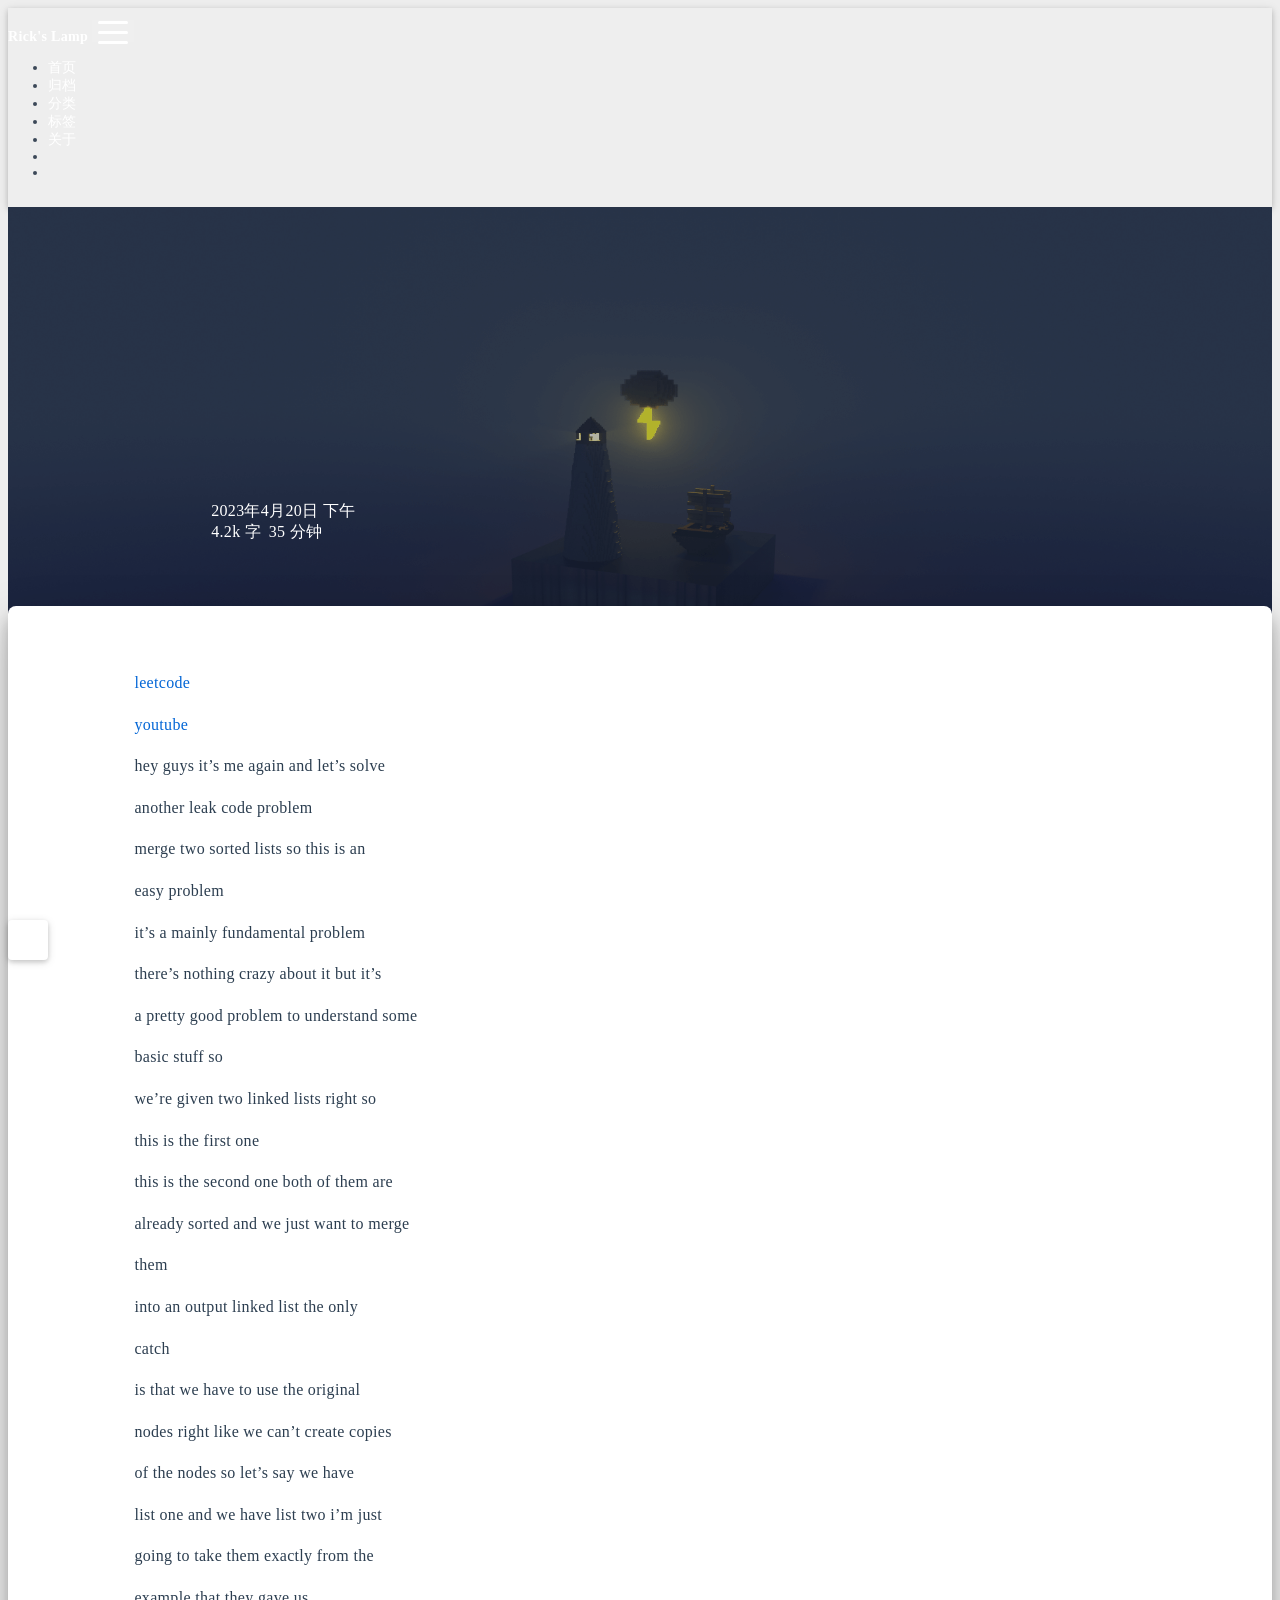
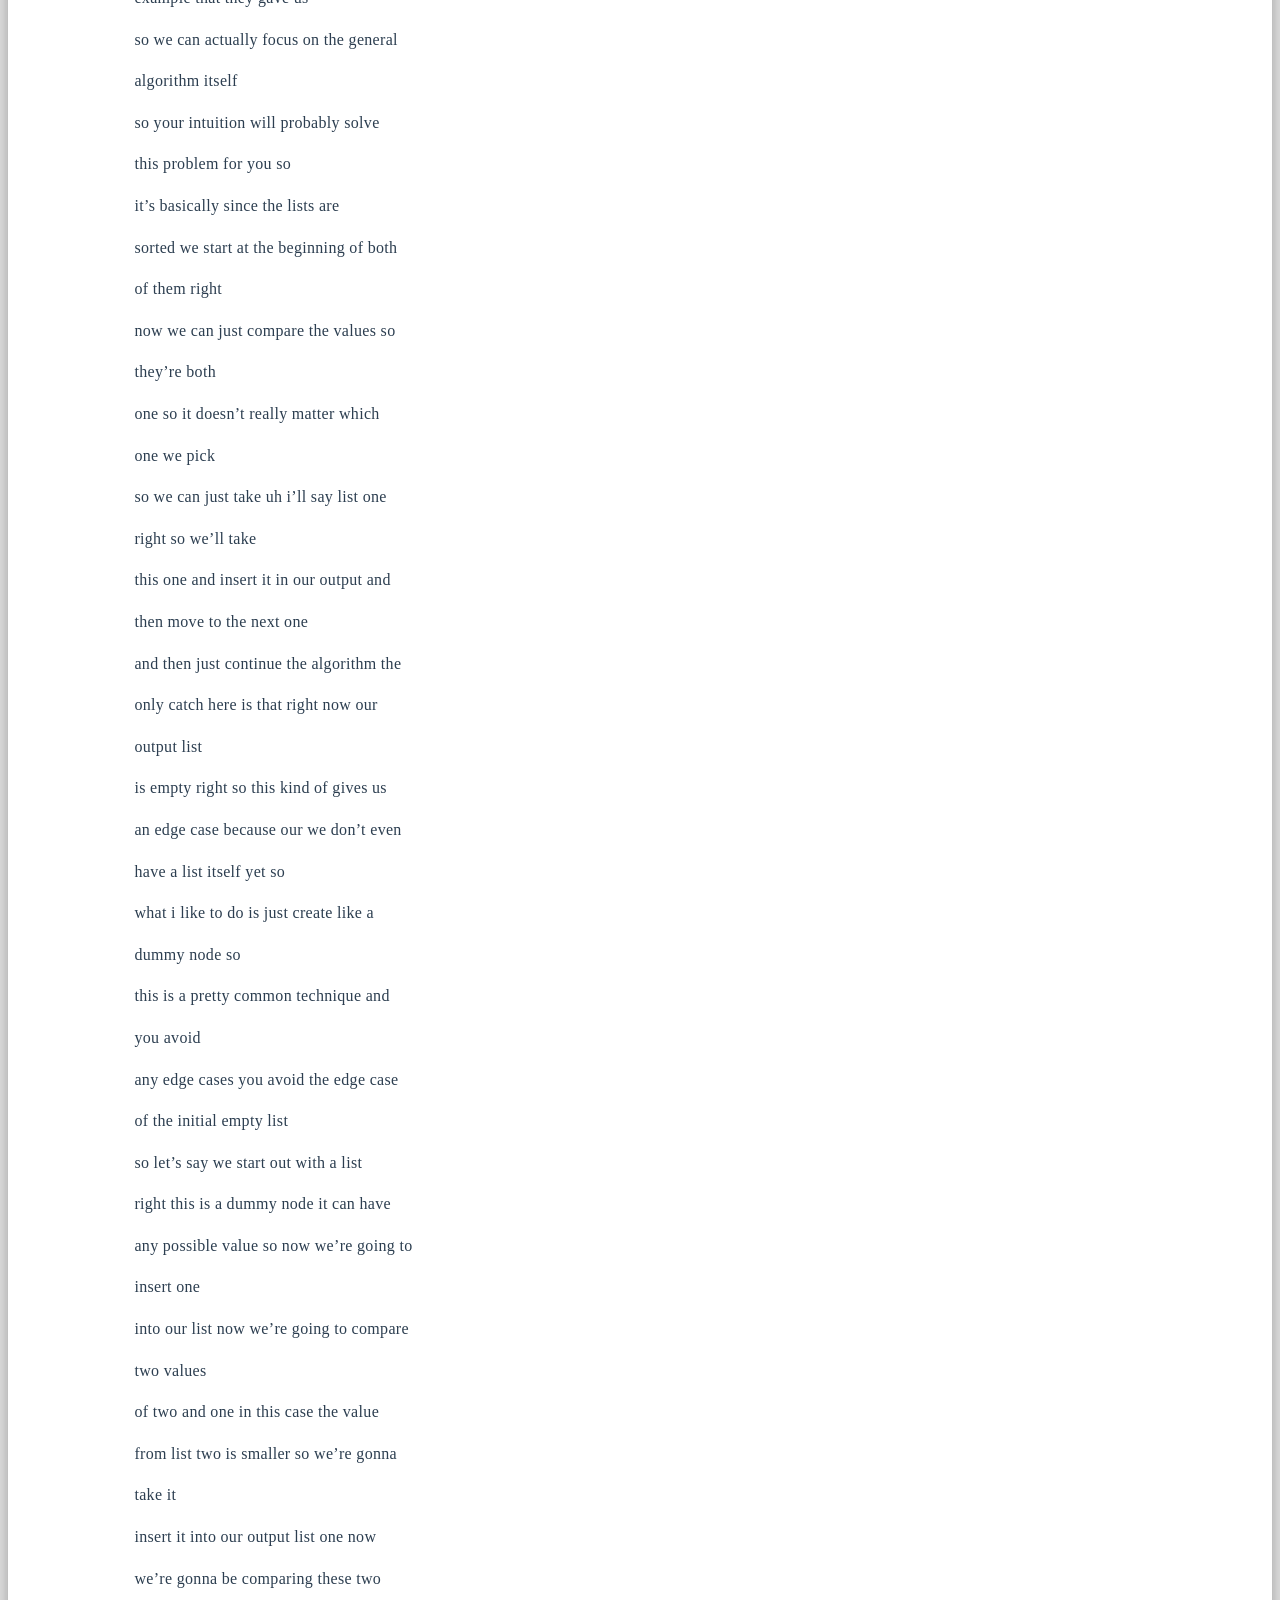
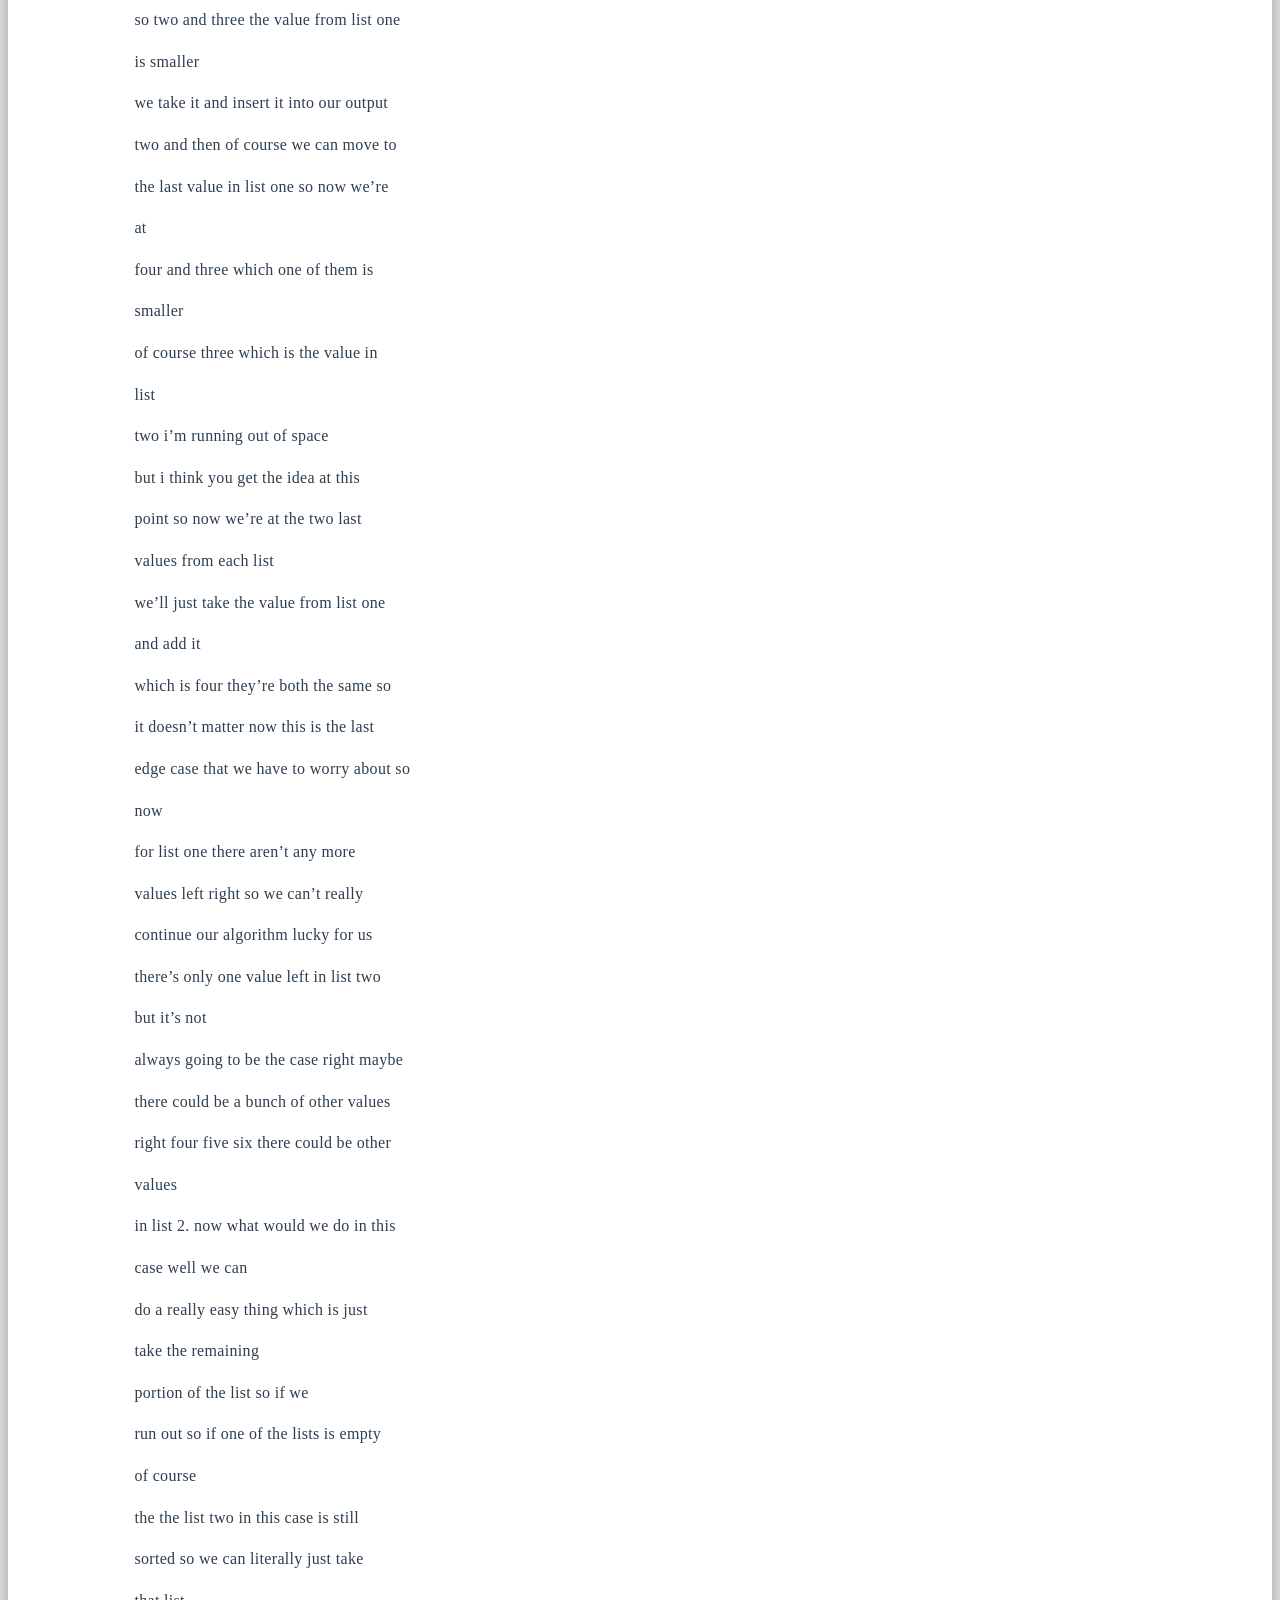
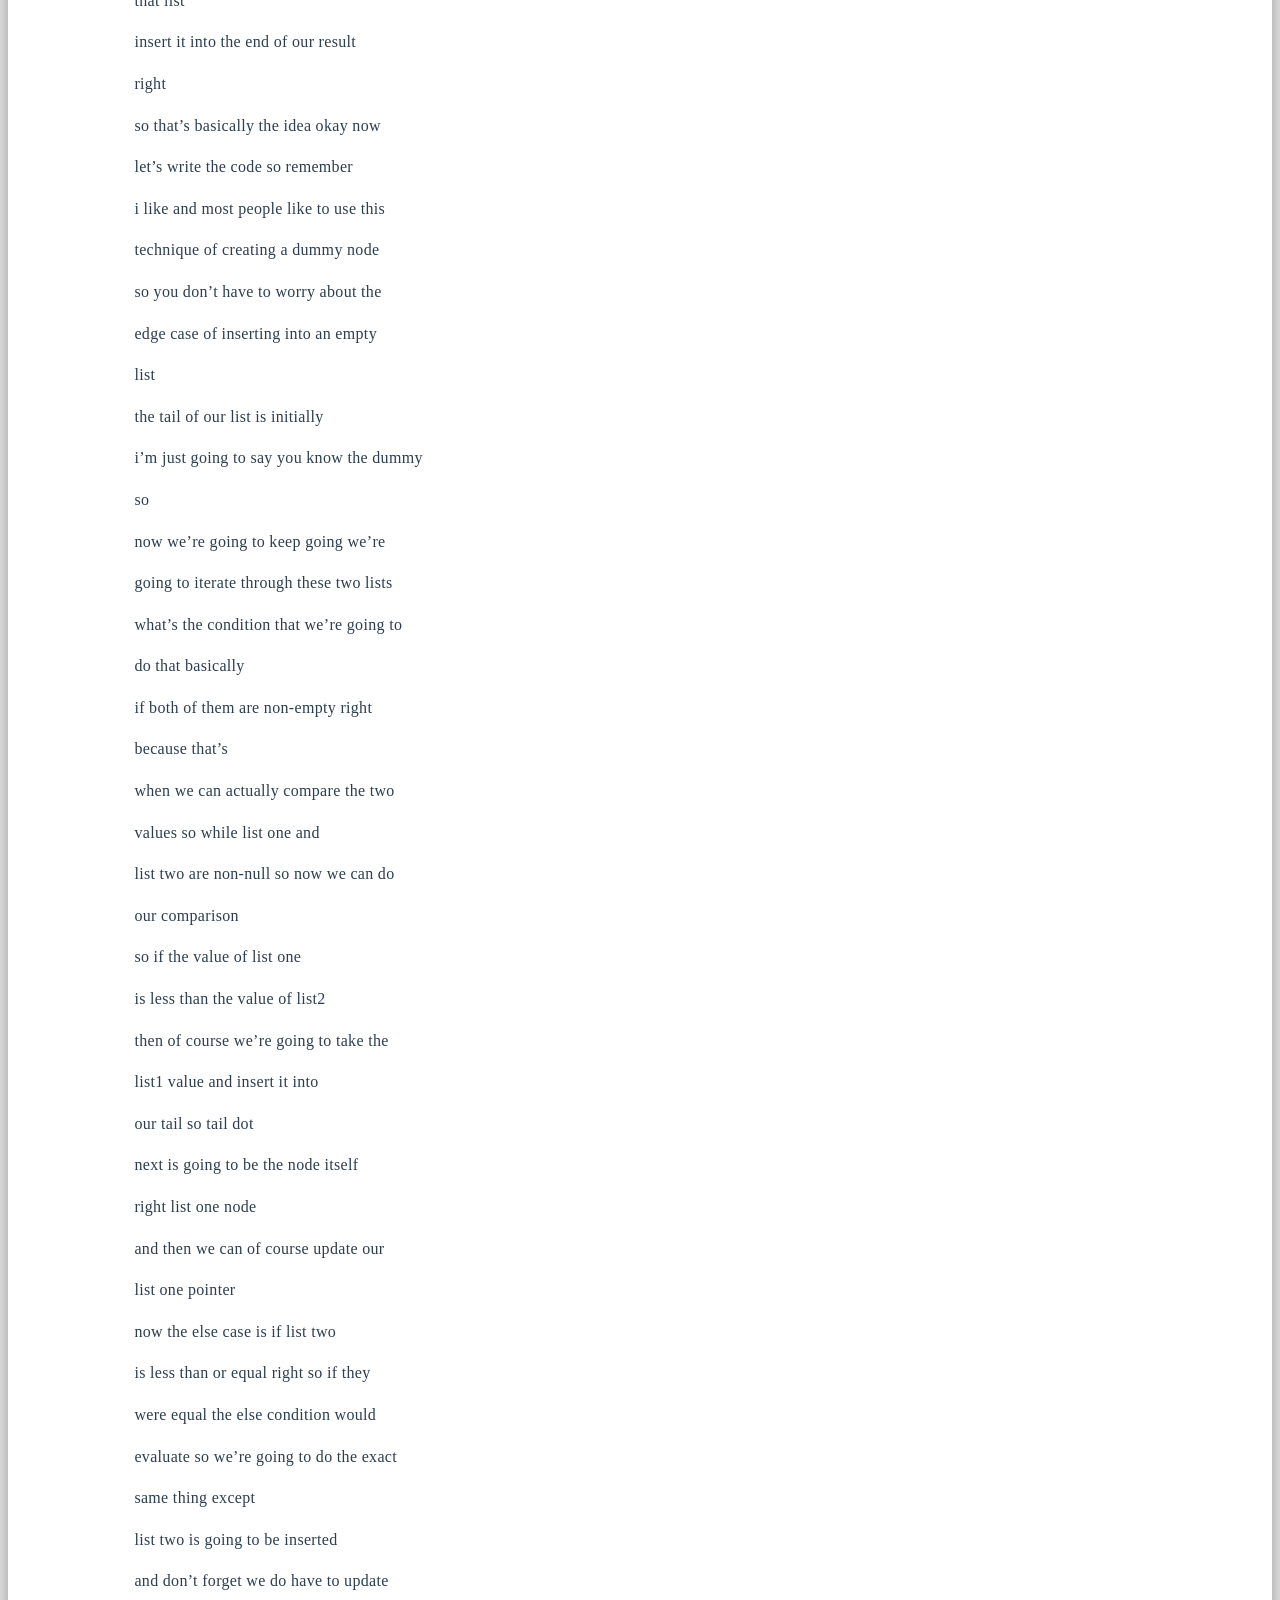
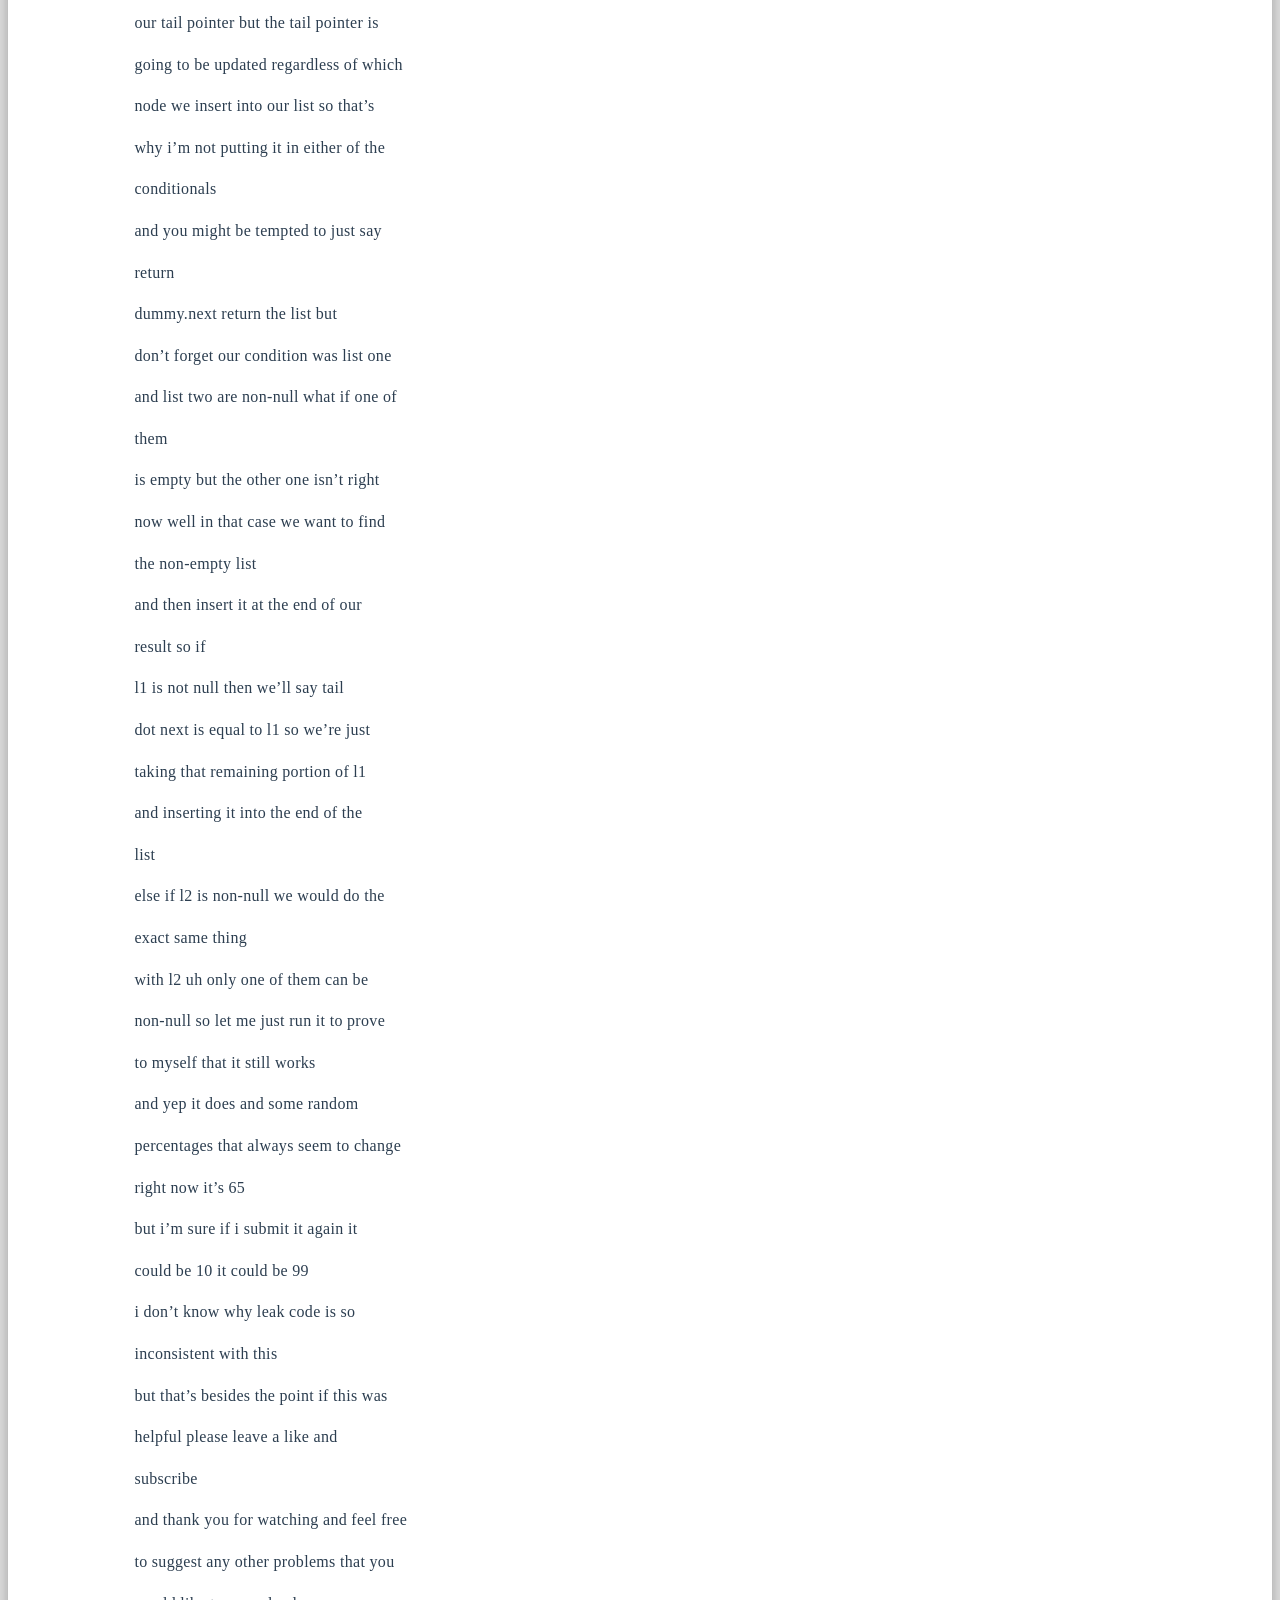
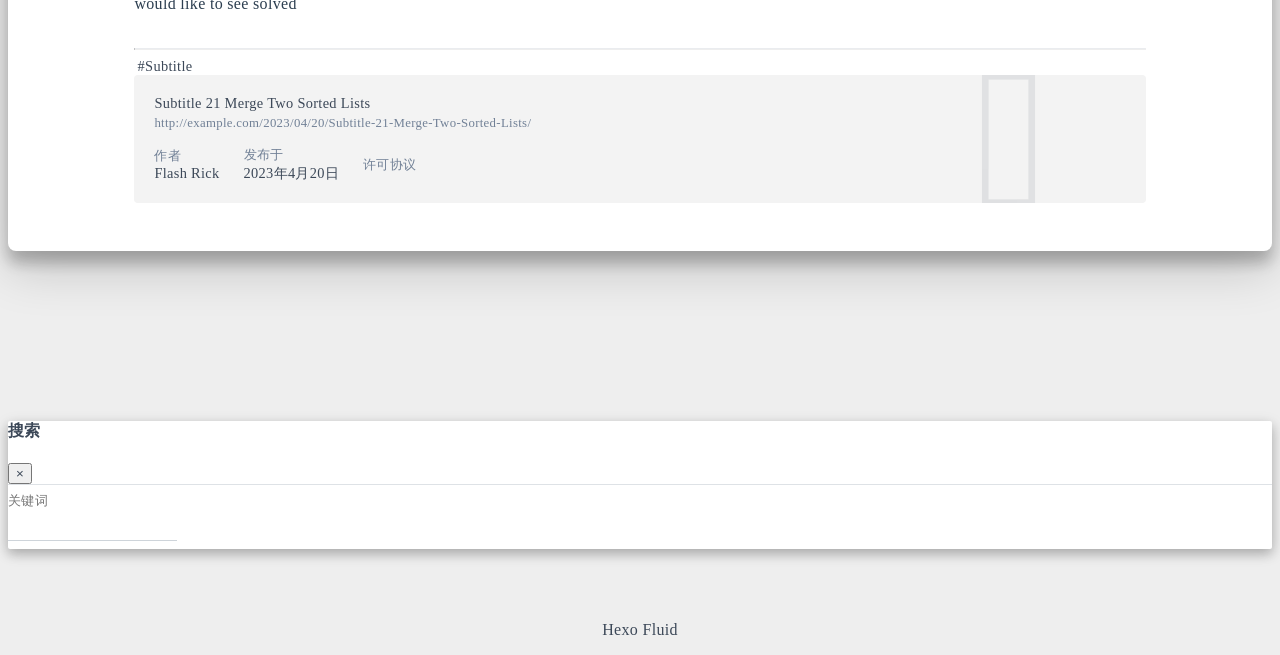
<file: 2023/04/20/Subtitle-21-Merge-Two-Sorted-Lists/index.html>
<!DOCTYPE html>
<html lang="zh-CN" data-default-color-scheme=auto>



<head>
  <meta charset="UTF-8">
  <link rel="apple-touch-icon" sizes="76x76" href="/img/fluid.png">
  <link rel="icon" href="/img/fluid.png">
  <meta name="viewport" content="width=device-width, initial-scale=1.0, maximum-scale=5.0, shrink-to-fit=no">
  <meta http-equiv="x-ua-compatible" content="ie=edge">
  
  <meta name="theme-color" content="#2f4154">
  <meta name="author" content="Flash Rick">
  <meta name="keywords" content="">
  
    <meta name="description" content="leetcode youtube hey guys it’s me again and let’s solve another leak code problem merge two sorted lists so this is an easy problem it’s a mainly fundamental problem there’s nothing crazy about it but">
<meta property="og:type" content="article">
<meta property="og:title" content="Subtitle 21 Merge Two Sorted Lists">
<meta property="og:url" content="http://example.com/2023/04/20/Subtitle-21-Merge-Two-Sorted-Lists/index.html">
<meta property="og:site_name" content="Rick&#39;s Lamp">
<meta property="og:description" content="leetcode youtube hey guys it’s me again and let’s solve another leak code problem merge two sorted lists so this is an easy problem it’s a mainly fundamental problem there’s nothing crazy about it but">
<meta property="og:locale" content="zh_CN">
<meta property="article:published_time" content="2023-04-20T06:03:48.000Z">
<meta property="article:modified_time" content="2023-04-20T06:07:18.204Z">
<meta property="article:author" content="Flash Rick">
<meta property="article:tag" content="Subtitle">
<meta name="twitter:card" content="summary_large_image">
  
  
  
  <title>Subtitle 21 Merge Two Sorted Lists - Rick&#39;s Lamp</title>

  <link  rel="stylesheet" href="https://lib.baomitu.com/twitter-bootstrap/4.6.1/css/bootstrap.min.css" />



  <link  rel="stylesheet" href="https://lib.baomitu.com/github-markdown-css/4.0.0/github-markdown.min.css" />

  <link  rel="stylesheet" href="https://lib.baomitu.com/hint.css/2.7.0/hint.min.css" />

  <link  rel="stylesheet" href="https://lib.baomitu.com/fancybox/3.5.7/jquery.fancybox.min.css" />



<!-- 主题依赖的图标库，不要自行修改 -->
<!-- Do not modify the link that theme dependent icons -->

<link rel="stylesheet" href="//at.alicdn.com/t/font_1749284_hj8rtnfg7um.css">



<link rel="stylesheet" href="//at.alicdn.com/t/font_1736178_lbnruvf0jn.css">


<link  rel="stylesheet" href="/css/main.css" />


  <link id="highlight-css" rel="stylesheet" href="/css/highlight.css" />
  
    <link id="highlight-css-dark" rel="stylesheet" href="/css/highlight-dark.css" />
  




  <script id="fluid-configs">
    var Fluid = window.Fluid || {};
    Fluid.ctx = Object.assign({}, Fluid.ctx)
    var CONFIG = {"hostname":"example.com","root":"/","version":"1.9.4","typing":{"enable":true,"typeSpeed":70,"cursorChar":"_","loop":false,"scope":[]},"anchorjs":{"enable":true,"element":"h1,h2,h3,h4,h5,h6","placement":"left","visible":"hover","icon":""},"progressbar":{"enable":true,"height_px":3,"color":"#29d","options":{"showSpinner":false,"trickleSpeed":100}},"code_language":{"enable":true,"default":"TEXT"},"copy_btn":true,"image_caption":{"enable":true},"image_zoom":{"enable":true,"img_url_replace":["",""]},"toc":{"enable":true,"placement":"right","headingSelector":"h1,h2,h3,h4,h5,h6","collapseDepth":0},"lazyload":{"enable":true,"loading_img":"/img/loading.gif","onlypost":false,"offset_factor":2},"web_analytics":{"enable":true,"follow_dnt":true,"baidu":null,"google":"G-C9S392TWD5","gtag":null,"tencent":{"sid":null,"cid":null},"woyaola":null,"cnzz":null,"leancloud":{"app_id":null,"app_key":null,"server_url":null,"path":"window.location.pathname","ignore_local":false}},"search_path":"/local-search.xml"};

    if (CONFIG.web_analytics.follow_dnt) {
      var dntVal = navigator.doNotTrack || window.doNotTrack || navigator.msDoNotTrack;
      Fluid.ctx.dnt = dntVal && (dntVal.startsWith('1') || dntVal.startsWith('yes') || dntVal.startsWith('on'));
    }
  </script>
  <script  src="/js/utils.js" ></script>
  <script  src="/js/color-schema.js" ></script>
  

  

  
    <!-- Google Analytics -->
    <script async>
      if (!Fluid.ctx.dnt) {
        Fluid.utils.createScript('https://www.google-analytics.com/analytics.js', function() {
          window.ga = window.ga || function() { (ga.q = ga.q || []).push(arguments) };
          ga.l = +new Date;
          ga('create', 'G-C9S392TWD5', 'auto');
          ga('send', 'pageview');
        });
      }
    </script>
  

  

  

  

  

  



  
<meta name="generator" content="Hexo 6.3.0"></head>


<body>
  

  <header>
    

<div class="header-inner" style="height: 70vh;">
  <nav id="navbar" class="navbar fixed-top  navbar-expand-lg navbar-dark scrolling-navbar">
  <div class="container">
    <a class="navbar-brand" href="/">
      <strong>Rick&#39;s Lamp</strong>
    </a>

    <button id="navbar-toggler-btn" class="navbar-toggler" type="button" data-toggle="collapse"
            data-target="#navbarSupportedContent"
            aria-controls="navbarSupportedContent" aria-expanded="false" aria-label="Toggle navigation">
      <div class="animated-icon"><span></span><span></span><span></span></div>
    </button>

    <!-- Collapsible content -->
    <div class="collapse navbar-collapse" id="navbarSupportedContent">
      <ul class="navbar-nav ml-auto text-center">
        
          
          
          
          
            <li class="nav-item">
              <a class="nav-link" href="/">
                <i class="iconfont icon-home-fill"></i>
                <span>首页</span>
              </a>
            </li>
          
        
          
          
          
          
            <li class="nav-item">
              <a class="nav-link" href="/archives/">
                <i class="iconfont icon-archive-fill"></i>
                <span>归档</span>
              </a>
            </li>
          
        
          
          
          
          
            <li class="nav-item">
              <a class="nav-link" href="/categories/">
                <i class="iconfont icon-category-fill"></i>
                <span>分类</span>
              </a>
            </li>
          
        
          
          
          
          
            <li class="nav-item">
              <a class="nav-link" href="/tags/">
                <i class="iconfont icon-tags-fill"></i>
                <span>标签</span>
              </a>
            </li>
          
        
          
          
          
          
            <li class="nav-item">
              <a class="nav-link" href="/about/">
                <i class="iconfont icon-user-fill"></i>
                <span>关于</span>
              </a>
            </li>
          
        
        
          <li class="nav-item" id="search-btn">
            <a class="nav-link" target="_self" href="javascript:;" data-toggle="modal" data-target="#modalSearch" aria-label="Search">
              <i class="iconfont icon-search"></i>
            </a>
          </li>
          
        
        
          <li class="nav-item" id="color-toggle-btn">
            <a class="nav-link" target="_self" href="javascript:;" aria-label="Color Toggle">
              <i class="iconfont icon-dark" id="color-toggle-icon"></i>
            </a>
          </li>
        
      </ul>
    </div>
  </div>
</nav>

  

<div id="banner" class="banner" parallax=true
     style="background: url('/img/default.png') no-repeat center center; background-size: cover;">
  <div class="full-bg-img">
    <div class="mask flex-center" style="background-color: rgba(0, 0, 0, 0.3)">
      <div class="banner-text text-center fade-in-up">
        <div class="h2">
          
            <span id="subtitle" data-typed-text="Subtitle 21 Merge Two Sorted Lists"></span>
          
        </div>

        
          
  <div class="mt-3">
    
    
      <span class="post-meta">
        <i class="iconfont icon-date-fill" aria-hidden="true"></i>
        <time datetime="2023-04-20 15:03" pubdate>
          2023年4月20日 下午
        </time>
      </span>
    
  </div>

  <div class="mt-1">
    
      <span class="post-meta mr-2">
        <i class="iconfont icon-chart"></i>
        
          4.2k 字
        
      </span>
    

    
      <span class="post-meta mr-2">
        <i class="iconfont icon-clock-fill"></i>
        
        
        
          35 分钟
        
      </span>
    

    
    
  </div>


        
      </div>

      
    </div>
  </div>
</div>

</div>

  </header>

  <main>
    
      

<div class="container-fluid nopadding-x">
  <div class="row nomargin-x">
    <div class="side-col d-none d-lg-block col-lg-2">
      

    </div>

    <div class="col-lg-8 nopadding-x-md">
      <div class="container nopadding-x-md" id="board-ctn">
        <div id="board">
          <article class="post-content mx-auto">
            <!-- SEO header -->
            <h1 style="display: none">Subtitle 21 Merge Two Sorted Lists</h1>
            
            
              <div class="markdown-body">
                
                <p><a target="_blank" rel="noopener" href="https://leetcode.com/problems/merge-two-sorted-lists/">leetcode</a></p>
<p><a target="_blank" rel="noopener" href="https://www.youtube.com/watch?v=XIdigk956u0">youtube</a></p>
<p>hey guys it’s me again and let’s solve</p>
<p>another leak code problem</p>
<p>merge two sorted lists so this is an</p>
<p>easy problem</p>
<p>it’s a mainly fundamental problem</p>
<p>there’s nothing crazy about it but it’s</p>
<p>a pretty good problem to understand some</p>
<p>basic stuff so</p>
<p>we’re given two linked lists right so</p>
<p>this is the first one</p>
<p>this is the second one both of them are</p>
<p>already sorted and we just want to merge</p>
<p>them</p>
<p>into an output linked list the only</p>
<p>catch</p>
<p>is that we have to use the original</p>
<p>nodes right like we can’t create copies</p>
<p>of the nodes so let’s say we have</p>
<p>list one and we have list two i’m just</p>
<p>going to take them exactly from the</p>
<p>example that they gave us</p>
<p>so we can actually focus on the general</p>
<p>algorithm itself</p>
<p>so your intuition will probably solve</p>
<p>this problem for you so</p>
<p>it’s basically since the lists are</p>
<p>sorted we start at the beginning of both</p>
<p>of them right</p>
<p>now we can just compare the values so</p>
<p>they’re both</p>
<p>one so it doesn’t really matter which</p>
<p>one we pick</p>
<p>so we can just take uh i’ll say list one</p>
<p>right so we’ll take</p>
<p>this one and insert it in our output and</p>
<p>then move to the next one</p>
<p>and then just continue the algorithm the</p>
<p>only catch here is that right now our</p>
<p>output list</p>
<p>is empty right so this kind of gives us</p>
<p>an edge case because our we don’t even</p>
<p>have a list itself yet so</p>
<p>what i like to do is just create like a</p>
<p>dummy node so</p>
<p>this is a pretty common technique and</p>
<p>you avoid</p>
<p>any edge cases you avoid the edge case</p>
<p>of the initial empty list</p>
<p>so let’s say we start out with a list</p>
<p>right this is a dummy node it can have</p>
<p>any possible value so now we’re going to</p>
<p>insert one</p>
<p>into our list now we’re going to compare</p>
<p>two values</p>
<p>of two and one in this case the value</p>
<p>from list two is smaller so we’re gonna</p>
<p>take it</p>
<p>insert it into our output list one now</p>
<p>we’re gonna be comparing these two</p>
<p>so two and three the value from list one</p>
<p>is smaller</p>
<p>we take it and insert it into our output</p>
<p>two and then of course we can move to</p>
<p>the last value in list one so now we’re</p>
<p>at</p>
<p>four and three which one of them is</p>
<p>smaller</p>
<p>of course three which is the value in</p>
<p>list</p>
<p>two i’m running out of space</p>
<p>but i think you get the idea at this</p>
<p>point so now we’re at the two last</p>
<p>values from each list</p>
<p>we’ll just take the value from list one</p>
<p>and add it</p>
<p>which is four they’re both the same so</p>
<p>it doesn’t matter now this is the last</p>
<p>edge case that we have to worry about so</p>
<p>now</p>
<p>for list one there aren’t any more</p>
<p>values left right so we can’t really</p>
<p>continue our algorithm lucky for us</p>
<p>there’s only one value left in list two</p>
<p>but it’s not</p>
<p>always going to be the case right maybe</p>
<p>there could be a bunch of other values</p>
<p>right four five six there could be other</p>
<p>values</p>
<p>in list 2. now what would we do in this</p>
<p>case well we can</p>
<p>do a really easy thing which is just</p>
<p>take the remaining</p>
<p>portion of the list so if we</p>
<p>run out so if one of the lists is empty</p>
<p>of course</p>
<p>the the list two in this case is still</p>
<p>sorted so we can literally just take</p>
<p>that list</p>
<p>insert it into the end of our result</p>
<p>right</p>
<p>so that’s basically the idea okay now</p>
<p>let’s write the code so remember</p>
<p>i like and most people like to use this</p>
<p>technique of creating a dummy node</p>
<p>so you don’t have to worry about the</p>
<p>edge case of inserting into an empty</p>
<p>list</p>
<p>the tail of our list is initially</p>
<p>i’m just going to say you know the dummy</p>
<p>so</p>
<p>now we’re going to keep going we’re</p>
<p>going to iterate through these two lists</p>
<p>what’s the condition that we’re going to</p>
<p>do that basically</p>
<p>if both of them are non-empty right</p>
<p>because that’s</p>
<p>when we can actually compare the two</p>
<p>values so while list one and</p>
<p>list two are non-null so now we can do</p>
<p>our comparison</p>
<p>so if the value of list one</p>
<p>is less than the value of list2</p>
<p>then of course we’re going to take the</p>
<p>list1 value and insert it into</p>
<p>our tail so tail dot</p>
<p>next is going to be the node itself</p>
<p>right list one node</p>
<p>and then we can of course update our</p>
<p>list one pointer</p>
<p>now the else case is if list two</p>
<p>is less than or equal right so if they</p>
<p>were equal the else condition would</p>
<p>evaluate so we’re going to do the exact</p>
<p>same thing except</p>
<p>list two is going to be inserted</p>
<p>and don’t forget we do have to update</p>
<p>our tail pointer but the tail pointer is</p>
<p>going to be updated regardless of which</p>
<p>node we insert into our list so that’s</p>
<p>why i’m not putting it in either of the</p>
<p>conditionals</p>
<p>and you might be tempted to just say</p>
<p>return</p>
<p>dummy.next return the list but</p>
<p>don’t forget our condition was list one</p>
<p>and list two are non-null what if one of</p>
<p>them</p>
<p>is empty but the other one isn’t right</p>
<p>now well in that case we want to find</p>
<p>the non-empty list</p>
<p>and then insert it at the end of our</p>
<p>result so if</p>
<p>l1 is not null then we’ll say tail</p>
<p>dot next is equal to l1 so we’re just</p>
<p>taking that remaining portion of l1</p>
<p>and inserting it into the end of the</p>
<p>list</p>
<p>else if l2 is non-null we would do the</p>
<p>exact same thing</p>
<p>with l2 uh only one of them can be</p>
<p>non-null so let me just run it to prove</p>
<p>to myself that it still works</p>
<p>and yep it does and some random</p>
<p>percentages that always seem to change</p>
<p>right now it’s 65</p>
<p>but i’m sure if i submit it again it</p>
<p>could be 10 it could be 99</p>
<p>i don’t know why leak code is so</p>
<p>inconsistent with this</p>
<p>but that’s besides the point if this was</p>
<p>helpful please leave a like and</p>
<p>subscribe</p>
<p>and thank you for watching and feel free</p>
<p>to suggest any other problems that you</p>
<p>would like to see solved</p>

                
              </div>
            
            <hr/>
            <div>
              <div class="post-metas my-3">
  
  
    <div class="post-meta">
      <i class="iconfont icon-tags"></i>
      
        <a href="/tags/Subtitle/">#Subtitle</a>
      
    </div>
  
</div>


              
  

  <div class="license-box my-3">
    <div class="license-title">
      <div>Subtitle 21 Merge Two Sorted Lists</div>
      <div>http://example.com/2023/04/20/Subtitle-21-Merge-Two-Sorted-Lists/</div>
    </div>
    <div class="license-meta">
      
        <div class="license-meta-item">
          <div>作者</div>
          <div>Flash Rick</div>
        </div>
      
      
        <div class="license-meta-item license-meta-date">
          <div>发布于</div>
          <div>2023年4月20日</div>
        </div>
      
      
      
        <div class="license-meta-item">
          <div>许可协议</div>
          <div>
            
              
              
                <a target="_blank" href="https://creativecommons.org/licenses/by/4.0/">
                  <span class="hint--top hint--rounded" aria-label="BY - 署名">
                    <i class="iconfont icon-by"></i>
                  </span>
                </a>
              
            
          </div>
        </div>
      
    </div>
    <div class="license-icon iconfont"></div>
  </div>



              
                <div class="post-prevnext my-3">
                  <article class="post-prev col-6">
                    
                    
                  </article>
                  <article class="post-next col-6">
                    
                    
                  </article>
                </div>
              
            </div>

            
          </article>
        </div>
      </div>
    </div>

    <div class="side-col d-none d-lg-block col-lg-2">
      
  <aside class="sidebar" style="margin-left: -1rem">
    <div id="toc">
  <p class="toc-header">
    <i class="iconfont icon-list"></i>
    <span>目录</span>
  </p>
  <div class="toc-body" id="toc-body"></div>
</div>



  </aside>


    </div>
  </div>
</div>





  



  



  



  



  







    

    
      <a id="scroll-top-button" aria-label="TOP" href="#" role="button">
        <i class="iconfont icon-arrowup" aria-hidden="true"></i>
      </a>
    

    
      <div class="modal fade" id="modalSearch" tabindex="-1" role="dialog" aria-labelledby="ModalLabel"
     aria-hidden="true">
  <div class="modal-dialog modal-dialog-scrollable modal-lg" role="document">
    <div class="modal-content">
      <div class="modal-header text-center">
        <h4 class="modal-title w-100 font-weight-bold">搜索</h4>
        <button type="button" id="local-search-close" class="close" data-dismiss="modal" aria-label="Close">
          <span aria-hidden="true">&times;</span>
        </button>
      </div>
      <div class="modal-body mx-3">
        <div class="md-form mb-5">
          <input type="text" id="local-search-input" class="form-control validate">
          <label data-error="x" data-success="v" for="local-search-input">关键词</label>
        </div>
        <div class="list-group" id="local-search-result"></div>
      </div>
    </div>
  </div>
</div>

    

    
  </main>

  <footer>
    <div class="footer-inner">
  
    <div class="footer-content">
       <a href="https://hexo.io" target="_blank" rel="nofollow noopener"><span>Hexo</span></a> <i class="iconfont icon-love"></i> <a href="https://github.com/fluid-dev/hexo-theme-fluid" target="_blank" rel="nofollow noopener"><span>Fluid</span></a> 
    </div>
  
  
  
  
</div>

  </footer>

  <!-- Scripts -->
  
  <script  src="https://lib.baomitu.com/nprogress/0.2.0/nprogress.min.js" ></script>
  <link  rel="stylesheet" href="https://lib.baomitu.com/nprogress/0.2.0/nprogress.min.css" />

  <script>
    NProgress.configure({"showSpinner":false,"trickleSpeed":100})
    NProgress.start()
    window.addEventListener('load', function() {
      NProgress.done();
    })
  </script>


<script  src="https://lib.baomitu.com/jquery/3.6.0/jquery.min.js" ></script>
<script  src="https://lib.baomitu.com/twitter-bootstrap/4.6.1/js/bootstrap.min.js" ></script>
<script  src="/js/events.js" ></script>
<script  src="/js/plugins.js" ></script>


  <script  src="https://lib.baomitu.com/typed.js/2.0.12/typed.min.js" ></script>
  <script>
    (function (window, document) {
      var typing = Fluid.plugins.typing;
      var subtitle = document.getElementById('subtitle');
      if (!subtitle || !typing) {
        return;
      }
      var text = subtitle.getAttribute('data-typed-text');
      
        typing(text);
      
    })(window, document);
  </script>




  
    <script  src="/js/img-lazyload.js" ></script>
  




  
<script>
  Fluid.utils.createScript('https://lib.baomitu.com/tocbot/4.18.2/tocbot.min.js', function() {
    var toc = jQuery('#toc');
    if (toc.length === 0 || !window.tocbot) { return; }
    var boardCtn = jQuery('#board-ctn');
    var boardTop = boardCtn.offset().top;

    window.tocbot.init(Object.assign({
      tocSelector     : '#toc-body',
      contentSelector : '.markdown-body',
      linkClass       : 'tocbot-link',
      activeLinkClass : 'tocbot-active-link',
      listClass       : 'tocbot-list',
      isCollapsedClass: 'tocbot-is-collapsed',
      collapsibleClass: 'tocbot-is-collapsible',
      scrollSmooth    : true,
      includeTitleTags: true,
      headingsOffset  : -boardTop,
    }, CONFIG.toc));
    if (toc.find('.toc-list-item').length > 0) {
      toc.css('visibility', 'visible');
    }

    Fluid.events.registerRefreshCallback(function() {
      if ('tocbot' in window) {
        tocbot.refresh();
        var toc = jQuery('#toc');
        if (toc.length === 0 || !tocbot) {
          return;
        }
        if (toc.find('.toc-list-item').length > 0) {
          toc.css('visibility', 'visible');
        }
      }
    });
  });
</script>


  <script src=https://lib.baomitu.com/clipboard.js/2.0.11/clipboard.min.js></script>

  <script>Fluid.plugins.codeWidget();</script>


  
<script>
  Fluid.utils.createScript('https://lib.baomitu.com/anchor-js/4.3.1/anchor.min.js', function() {
    window.anchors.options = {
      placement: CONFIG.anchorjs.placement,
      visible  : CONFIG.anchorjs.visible
    };
    if (CONFIG.anchorjs.icon) {
      window.anchors.options.icon = CONFIG.anchorjs.icon;
    }
    var el = (CONFIG.anchorjs.element || 'h1,h2,h3,h4,h5,h6').split(',');
    var res = [];
    for (var item of el) {
      res.push('.markdown-body > ' + item.trim());
    }
    if (CONFIG.anchorjs.placement === 'left') {
      window.anchors.options.class = 'anchorjs-link-left';
    }
    window.anchors.add(res.join(', '));

    Fluid.events.registerRefreshCallback(function() {
      if ('anchors' in window) {
        anchors.removeAll();
        var el = (CONFIG.anchorjs.element || 'h1,h2,h3,h4,h5,h6').split(',');
        var res = [];
        for (var item of el) {
          res.push('.markdown-body > ' + item.trim());
        }
        if (CONFIG.anchorjs.placement === 'left') {
          anchors.options.class = 'anchorjs-link-left';
        }
        anchors.add(res.join(', '));
      }
    });
  });
</script>


  
<script>
  Fluid.utils.createScript('https://lib.baomitu.com/fancybox/3.5.7/jquery.fancybox.min.js', function() {
    Fluid.plugins.fancyBox();
  });
</script>


  <script>Fluid.plugins.imageCaption();</script>

  <script  src="/js/local-search.js" ></script>





<!-- 主题的启动项，将它保持在最底部 -->
<!-- the boot of the theme, keep it at the bottom -->
<script  src="/js/boot.js" ></script>


  

  <noscript>
    <div class="noscript-warning">博客在允许 JavaScript 运行的环境下浏览效果更佳</div>
  </noscript>
</body>
</html>
</file>
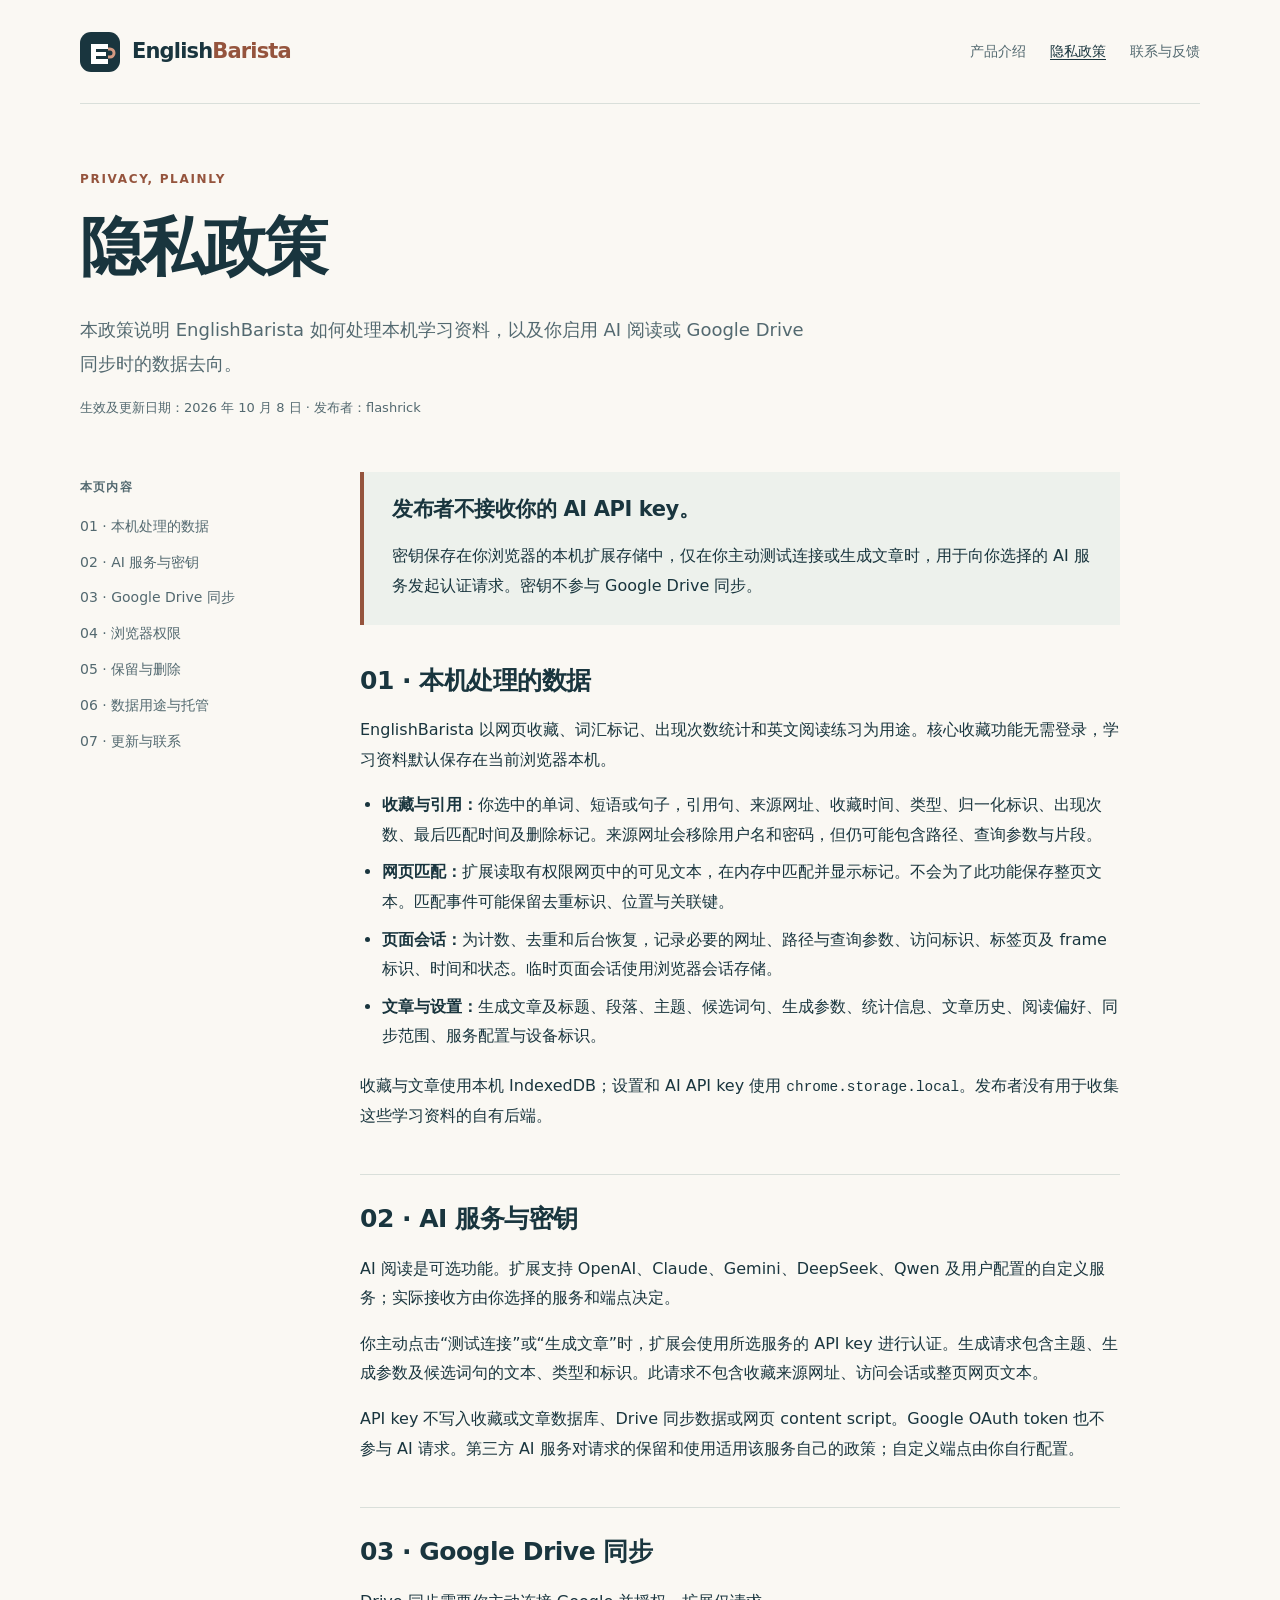
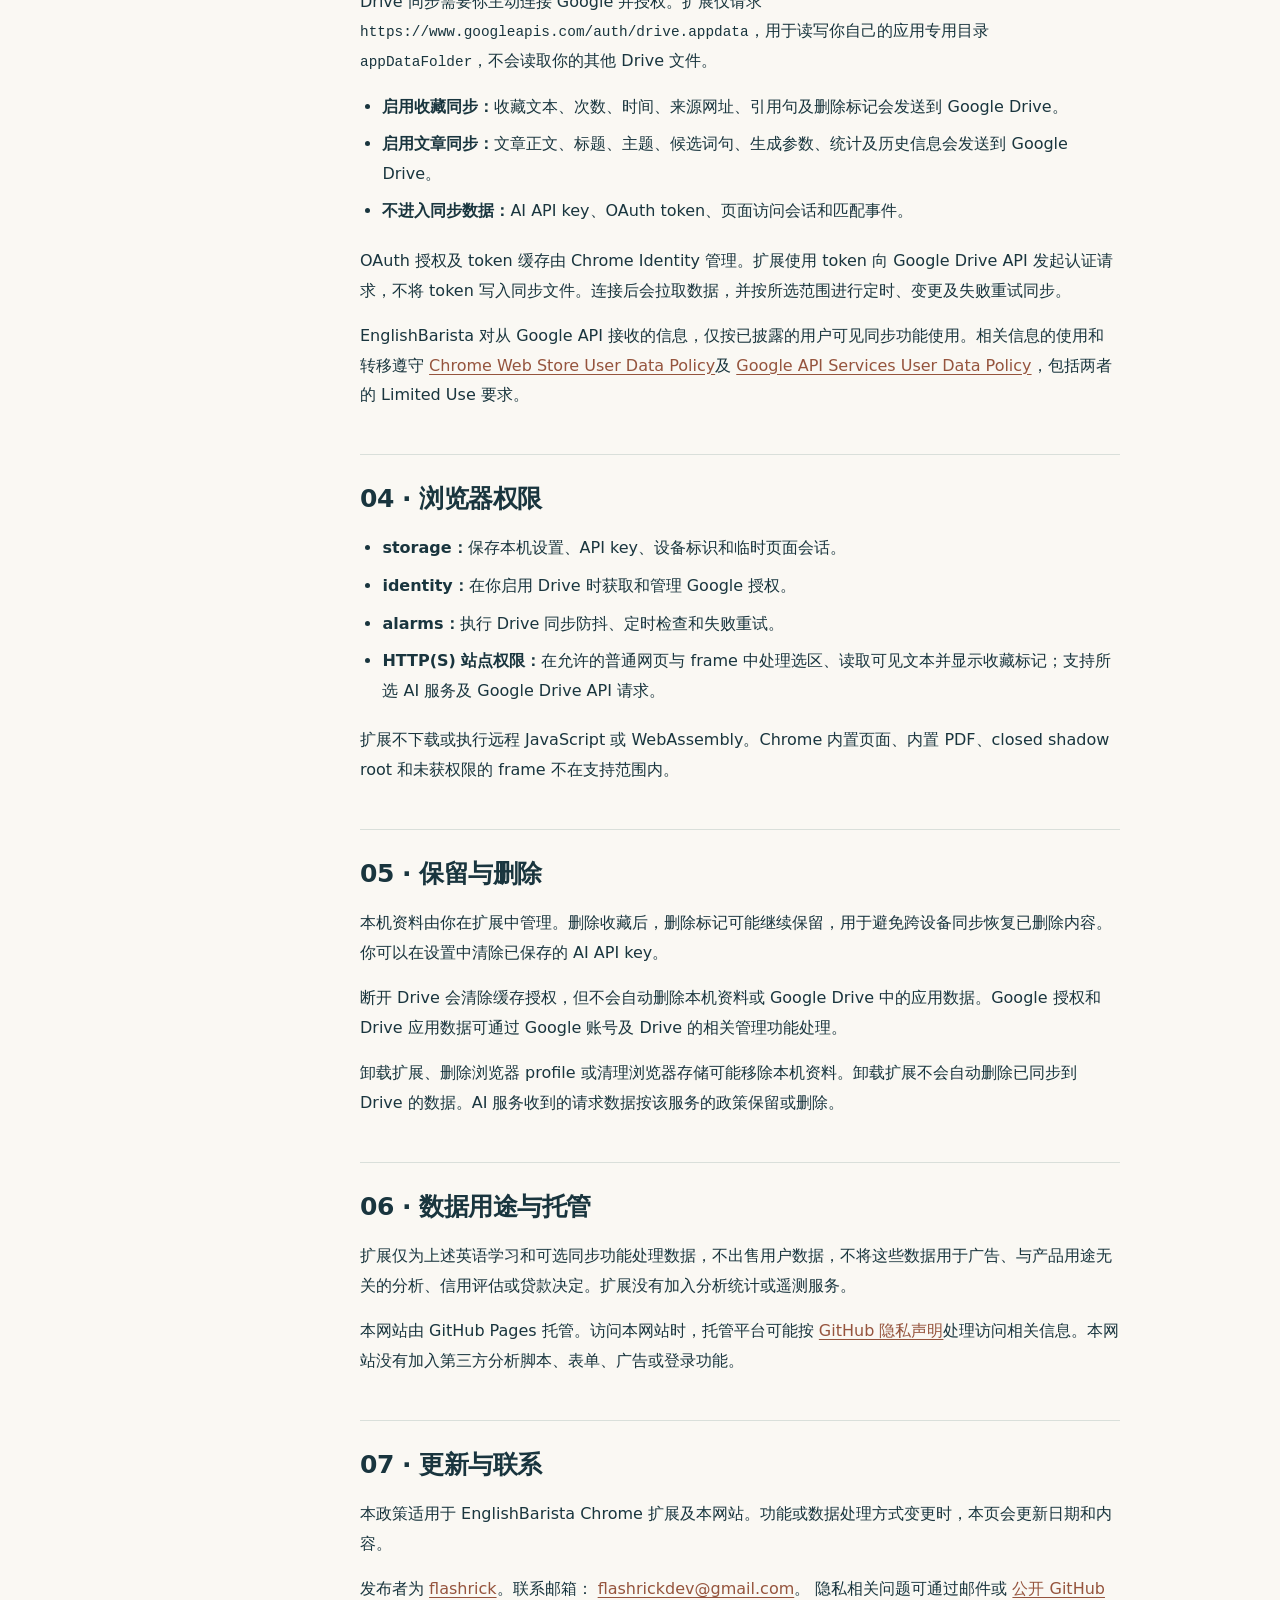
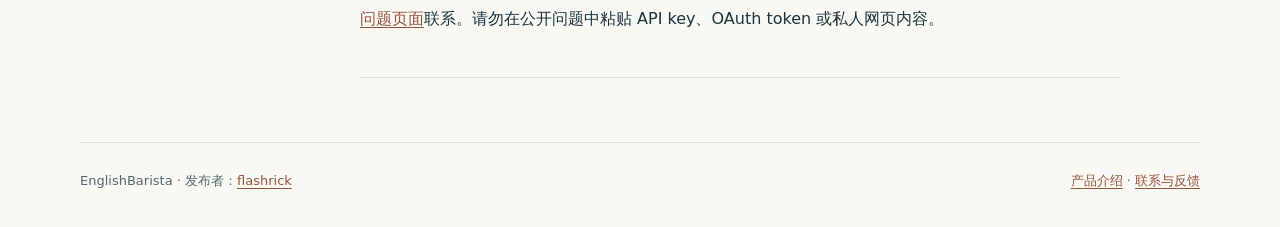
<file: privacy.html>
<!doctype html>
<html lang="zh-CN">
  <head>
    <meta charset="utf-8" />
    <meta name="viewport" content="width=device-width, initial-scale=1" />
    <meta
      name="description"
      content="EnglishBarista 隐私政策：本机收藏、API key 的保存与使用、可选 AI 请求、Google Drive 同步和数据删除方式。"
    />
    <meta
      http-equiv="Content-Security-Policy"
      content="default-src 'none'; style-src 'self'; img-src 'self'; base-uri 'none'; form-action 'none'"
    />
    <title>隐私政策 — EnglishBarista</title>
    <link rel="icon" href="assets/brand-mark.svg" type="image/svg+xml" />
    <link rel="stylesheet" href="assets/styles.css" />
    <link rel="canonical" href="https://flashrick.github.io/privacy.html" />
  </head>
  <body>
    <a class="skip-link" href="#main">跳到主要内容</a>
    <header class="site-header">
      <a class="brand" href="./" aria-label="EnglishBarista 首页">
        <img src="assets/brand-mark.svg" width="40" height="40" alt="" />
        <span>English<span>Barista</span></span>
      </a>
      <nav class="site-nav" aria-label="网站导航">
        <a href="./">产品介绍</a>
        <a href="privacy.html" aria-current="page">隐私政策</a>
        <a href="mailto:flashrickdev@gmail.com">联系与反馈</a>
      </nav>
    </header>
    <main id="main">
      <div class="policy-hero">
        <p class="eyebrow">PRIVACY, PLAINLY</p>
        <h1>隐私政策</h1>
        <p class="lede">
          本政策说明 EnglishBarista 如何处理本机学习资料，以及你启用 AI 阅读或 Google Drive
          同步时的数据去向。
        </p>
        <p class="metadata">
          生效及更新日期：<time datetime="2026-10-08">2026 年 10 月 8 日</time> · 发布者：flashrick
        </p>
      </div>
      <div class="policy-layout">
        <nav class="contents" aria-label="隐私政策目录">
          <h2>本页内容</h2>
          <ol>
            <li><a href="#local">01 · 本机处理的数据</a></li>
            <li><a href="#ai">02 · AI 服务与密钥</a></li>
            <li><a href="#drive">03 · Google Drive 同步</a></li>
            <li><a href="#permissions">04 · 浏览器权限</a></li>
            <li><a href="#retention">05 · 保留与删除</a></li>
            <li><a href="#use">06 · 数据用途与托管</a></li>
            <li><a href="#contact">07 · 更新与联系</a></li>
          </ol>
        </nav>
        <article class="policy-body" aria-label="隐私政策正文">
          <aside class="key-note" aria-labelledby="key-title">
            <h2 id="key-title">发布者不接收你的 AI API key。</h2>
            <p>
              密钥保存在你浏览器的本机扩展存储中，仅在你主动测试连接或生成文章时，用于向你选择的 AI
              服务发起认证请求。密钥不参与 Google Drive 同步。
            </p>
          </aside>
          <section id="local" aria-labelledby="local-heading">
            <h2 id="local-heading">01 · 本机处理的数据</h2>
            <p>
              EnglishBarista
              以网页收藏、词汇标记、出现次数统计和英文阅读练习为用途。核心收藏功能无需登录，学习资料默认保存在当前浏览器本机。
            </p>
            <ul>
              <li>
                <strong>收藏与引用：</strong
                >你选中的单词、短语或句子，引用句、来源网址、收藏时间、类型、归一化标识、出现次数、最后匹配时间及删除标记。来源网址会移除用户名和密码，但仍可能包含路径、查询参数与片段。
              </li>
              <li>
                <strong>网页匹配：</strong
                >扩展读取有权限网页中的可见文本，在内存中匹配并显示标记。不会为了此功能保存整页文本。匹配事件可能保留去重标识、位置与关联键。
              </li>
              <li>
                <strong>页面会话：</strong
                >为计数、去重和后台恢复，记录必要的网址、路径与查询参数、访问标识、标签页及 frame
                标识、时间和状态。临时页面会话使用浏览器会话存储。
              </li>
              <li>
                <strong>文章与设置：</strong
                >生成文章及标题、段落、主题、候选词句、生成参数、统计信息、文章历史、阅读偏好、同步范围、服务配置与设备标识。
              </li>
            </ul>
            <p>
              收藏与文章使用本机 IndexedDB；设置和 AI API key 使用
              <code>chrome.storage.local</code>。发布者没有用于收集这些学习资料的自有后端。
            </p>
          </section>
          <section id="ai" aria-labelledby="ai-heading">
            <h2 id="ai-heading">02 · AI 服务与密钥</h2>
            <p>
              AI 阅读是可选功能。扩展支持 OpenAI、Claude、Gemini、DeepSeek、Qwen
              及用户配置的自定义服务；实际接收方由你选择的服务和端点决定。
            </p>
            <p>
              你主动点击“测试连接”或“生成文章”时，扩展会使用所选服务的 API key
              进行认证。生成请求包含主题、生成参数及候选词句的文本、类型和标识。此请求不包含收藏来源网址、访问会话或整页网页文本。
            </p>
            <p>
              API key 不写入收藏或文章数据库、Drive 同步数据或网页 content script。Google OAuth
              token 也不参与 AI 请求。第三方 AI
              服务对请求的保留和使用适用该服务自己的政策；自定义端点由你自行配置。
            </p>
          </section>
          <section id="drive" aria-labelledby="drive-heading">
            <h2 id="drive-heading">03 · Google Drive 同步</h2>
            <p>
              Drive 同步需要你主动连接 Google 并授权。扩展仅请求
              <code>https://www.googleapis.com/auth/drive.appdata</code
              >，用于读写你自己的应用专用目录 <code>appDataFolder</code>，不会读取你的其他 Drive
              文件。
            </p>
            <ul>
              <li>
                <strong>启用收藏同步：</strong
                >收藏文本、次数、时间、来源网址、引用句及删除标记会发送到 Google Drive。
              </li>
              <li>
                <strong>启用文章同步：</strong
                >文章正文、标题、主题、候选词句、生成参数、统计及历史信息会发送到 Google Drive。
              </li>
              <li>
                <strong>不进入同步数据：</strong>AI API key、OAuth token、页面访问会话和匹配事件。
              </li>
            </ul>
            <p>
              OAuth 授权及 token 缓存由 Chrome Identity 管理。扩展使用 token 向 Google Drive API
              发起认证请求，不将 token
              写入同步文件。连接后会拉取数据，并按所选范围进行定时、变更及失败重试同步。
            </p>
            <p>
              EnglishBarista 对从 Google API
              接收的信息，仅按已披露的用户可见同步功能使用。相关信息的使用和转移遵守
              <a href="https://developer.chrome.com/docs/webstore/program-policies/policies"
                >Chrome Web Store User Data Policy</a
              >及
              <a href="https://developers.google.com/terms/api-services-user-data-policy"
                >Google API Services User Data Policy</a
              >，包括两者的 Limited Use 要求。
            </p>
          </section>
          <section id="permissions" aria-labelledby="permissions-heading">
            <h2 id="permissions-heading">04 · 浏览器权限</h2>
            <ul>
              <li><strong>storage：</strong>保存本机设置、API key、设备标识和临时页面会话。</li>
              <li><strong>identity：</strong>在你启用 Drive 时获取和管理 Google 授权。</li>
              <li><strong>alarms：</strong>执行 Drive 同步防抖、定时检查和失败重试。</li>
              <li>
                <strong>HTTP(S) 站点权限：</strong>在允许的普通网页与 frame
                中处理选区、读取可见文本并显示收藏标记；支持所选 AI 服务及 Google Drive API 请求。
              </li>
            </ul>
            <p>
              扩展不下载或执行远程 JavaScript 或 WebAssembly。Chrome 内置页面、内置 PDF、closed
              shadow root 和未获权限的 frame 不在支持范围内。
            </p>
          </section>
          <section id="retention" aria-labelledby="retention-heading">
            <h2 id="retention-heading">05 · 保留与删除</h2>
            <p>
              本机资料由你在扩展中管理。删除收藏后，删除标记可能继续保留，用于避免跨设备同步恢复已删除内容。你可以在设置中清除已保存的
              AI API key。
            </p>
            <p>
              断开 Drive 会清除缓存授权，但不会自动删除本机资料或 Google Drive 中的应用数据。Google
              授权和 Drive 应用数据可通过 Google 账号及 Drive 的相关管理功能处理。
            </p>
            <p>
              卸载扩展、删除浏览器 profile
              或清理浏览器存储可能移除本机资料。卸载扩展不会自动删除已同步到 Drive 的数据。AI
              服务收到的请求数据按该服务的政策保留或删除。
            </p>
          </section>
          <section id="use" aria-labelledby="use-heading">
            <h2 id="use-heading">06 · 数据用途与托管</h2>
            <p>
              扩展仅为上述英语学习和可选同步功能处理数据，不出售用户数据，不将这些数据用于广告、与产品用途无关的分析、信用评估或贷款决定。扩展没有加入分析统计或遥测服务。
            </p>
            <p>
              本网站由 GitHub Pages 托管。访问本网站时，托管平台可能按
              <a
                href="https://docs.github.com/en/site-policy/privacy-policies/github-general-privacy-statement"
                >GitHub 隐私声明</a
              >处理访问相关信息。本网站没有加入第三方分析脚本、表单、广告或登录功能。
            </p>
          </section>
          <section id="contact" aria-labelledby="contact-heading">
            <h2 id="contact-heading">07 · 更新与联系</h2>
            <p>
              本政策适用于 EnglishBarista Chrome
              扩展及本网站。功能或数据处理方式变更时，本页会更新日期和内容。
            </p>
            <p>
              发布者为 <a href="https://github.com/flashrick">flashrick</a>。联系邮箱：
              <a href="mailto:flashrickdev@gmail.com">flashrickdev@gmail.com</a>。
              隐私相关问题可通过邮件或
              <a href="https://github.com/flashrick/flashrick.github.io/issues"
                >公开 GitHub 问题页面</a
              >联系。请勿在公开问题中粘贴 API key、OAuth token 或私人网页内容。
            </p>
          </section>
        </article>
      </div>
    </main>
    <footer class="site-footer">
      <p>EnglishBarista · 发布者：<a href="https://github.com/flashrick">flashrick</a></p>
      <p>
        <a href="./">产品介绍</a> ·
        <a href="mailto:flashrickdev@gmail.com">联系与反馈</a>
      </p>
    </footer>
  </body>
</html>
</file>
<file: assets/styles.css>
:root {
  color-scheme: light;
  --ink: #19353e;
  --muted: #536970;
  --paper: #faf8f3;
  --white: #fff;
  --accent: #95543d;
  --line: #d9dfda;
  --soft: #edf1ec;
}

* {
  box-sizing: border-box;
}

html {
  scroll-behavior: smooth;
  scroll-padding-top: 2rem;
}

body {
  margin: 0;
  background: var(--paper);
  color: var(--ink);
  font-family: 'Noto Sans CJK SC', 'Microsoft YaHei', 'PingFang SC', system-ui, sans-serif;
  font-size: 16px;
  line-height: 1.85;
  overflow-wrap: anywhere;
}

a {
  color: var(--accent);
  text-underline-offset: 0.2em;
}

a:hover {
  text-decoration-thickness: 2px;
}

a:focus-visible {
  outline: 3px solid var(--accent);
  outline-offset: 5px;
  border-radius: 2px;
}

.skip-link {
  position: fixed;
  top: -6rem;
  left: 1rem;
  z-index: 10;
  background: var(--white);
  padding: 0.6rem 1rem;
}

.skip-link:focus {
  top: 1rem;
}

.site-header,
.site-footer,
.home,
.policy-layout,
.policy-hero {
  width: min(1120px, calc(100% - 64px));
  margin-inline: auto;
}

.site-header {
  min-height: 104px;
  display: flex;
  align-items: center;
  justify-content: space-between;
  gap: 24px;
  border-bottom: 1px solid var(--line);
}

.brand {
  display: inline-flex;
  align-items: center;
  gap: 12px;
  color: var(--ink);
  text-decoration: none;
  font-size: 21px;
  font-weight: 700;
  letter-spacing: -0.04em;
}

.brand img {
  width: 40px;
  height: 40px;
}

.brand span span {
  color: var(--accent);
}

.site-nav {
  display: flex;
  flex-wrap: wrap;
  gap: 24px;
  font-size: 14px;
}

.site-nav a {
  color: var(--muted);
  text-decoration: none;
}

.site-nav a[aria-current='page'] {
  color: var(--ink);
  text-decoration: underline;
}

.eyebrow {
  margin: 0 0 16px;
  color: var(--accent);
  font-size: 12px;
  font-weight: 700;
  letter-spacing: 0.14em;
}

h1,
h2,
h3 {
  line-height: 1.3;
  text-wrap: balance;
}

h1 {
  margin: 0 0 24px;
  font-family: 'Noto Serif CJK SC', 'Songti SC', Georgia, serif;
  font-size: clamp(38px, 5vw, 64px);
  font-weight: 600;
  letter-spacing: -0.04em;
}

h2 {
  margin: 0 0 18px;
  font-size: 25px;
  letter-spacing: -0.02em;
}

h3 {
  margin: 22px 0 8px;
  font-size: 18px;
}

p {
  margin: 0 0 16px;
}

.home {
  padding-block: 72px 64px;
}

.home-hero {
  display: grid;
  grid-template-columns: 1.15fr 0.85fr;
  gap: 64px;
  align-items: center;
  padding-bottom: 64px;
}

.home-copy > p:not(.eyebrow) {
  max-width: 38rem;
  color: var(--muted);
  font-size: 18px;
}

.hero-note {
  background: var(--ink);
  color: var(--paper);
  padding: 36px;
  border-radius: 12px;
}

.hero-note .eyebrow {
  color: #e1b69f;
}

.hero-note h2 {
  font-family: 'Noto Serif CJK SC', 'Songti SC', Georgia, serif;
  font-size: 30px;
}

.hero-note p:last-child {
  margin: 0;
  color: #d8e3df;
}

.actions {
  display: flex;
  flex-wrap: wrap;
  align-items: center;
  gap: 20px;
  margin-top: 30px;
}

.button-link {
  display: inline-block;
  border-radius: 6px;
  background: var(--ink);
  color: var(--white);
  padding: 11px 20px;
  font-weight: 600;
  text-decoration: none;
}

.features {
  display: grid;
  grid-template-columns: repeat(3, minmax(0, 1fr));
  border-block: 1px solid var(--line);
}

.feature {
  padding: 30px 28px;
}

.feature + .feature {
  border-left: 1px solid var(--line);
}

.feature h2 {
  font-size: 21px;
}

.feature p {
  color: var(--muted);
  margin: 0;
}

.support-note {
  max-width: 740px;
  margin-top: 36px;
  color: var(--muted);
  font-size: 14px;
}

.policy-hero {
  padding-block: 64px 36px;
}

.policy-hero .lede {
  max-width: 730px;
  color: var(--muted);
  font-size: 18px;
}

.metadata {
  color: var(--muted);
  font-size: 13px;
}

.policy-layout {
  display: grid;
  grid-template-columns: 220px minmax(0, 760px);
  gap: 60px;
  align-items: start;
  padding-bottom: 64px;
}

.contents {
  position: sticky;
  top: 28px;
  padding-top: 8px;
  font-size: 14px;
}

.contents h2 {
  color: var(--muted);
  font-size: 12px;
  letter-spacing: 0.1em;
}

.contents ol {
  list-style: none;
  padding: 0;
  margin: 0;
  display: grid;
  gap: 10px;
}

.contents a {
  color: var(--muted);
  text-decoration: none;
}

.contents a:hover {
  color: var(--accent);
  text-decoration: underline;
}

.policy-body {
  min-width: 0;
}

.key-note {
  border-left: 4px solid var(--accent);
  background: var(--soft);
  padding: 24px 28px;
  margin-bottom: 40px;
}

.key-note h2 {
  font-size: 21px;
}

.key-note p:last-child {
  margin: 0;
}

.policy-body section {
  padding-block: 28px;
  border-bottom: 1px solid var(--line);
}

.policy-body section:first-of-type {
  padding-top: 0;
}

.policy-body ul {
  padding-left: 1.4em;
  margin-block: 12px 20px;
}

.policy-body li + li {
  margin-top: 8px;
}

code {
  font-family: ui-monospace, 'Cascadia Code', monospace;
  font-size: 0.9em;
}

.site-footer {
  display: flex;
  flex-wrap: wrap;
  justify-content: space-between;
  gap: 16px;
  border-top: 1px solid var(--line);
  padding-block: 26px 34px;
  color: var(--muted);
  font-size: 13px;
}

.site-footer p {
  margin: 0;
}

@media (max-width: 820px) {
  .home-hero,
  .policy-layout {
    grid-template-columns: 1fr;
    gap: 30px;
  }

  .home-hero {
    padding-bottom: 40px;
  }

  .contents {
    position: static;
    padding: 20px;
    background: var(--soft);
    border-radius: 6px;
  }

  .contents ol {
    grid-template-columns: repeat(2, minmax(0, 1fr));
  }

  .features {
    grid-template-columns: 1fr;
  }

  .feature {
    padding: 24px 0;
  }

  .feature + .feature {
    border-left: 0;
    border-top: 1px solid var(--line);
  }
}

@media (max-width: 520px) {
  .site-header,
  .site-footer,
  .home,
  .policy-layout,
  .policy-hero {
    width: calc(100% - 36px);
  }

  .site-header {
    min-height: 120px;
    flex-wrap: wrap;
    gap: 8px;
    padding-block: 20px;
  }

  .site-nav {
    gap: 18px;
  }

  .home,
  .policy-hero {
    padding-top: 40px;
  }

  .hero-note,
  .key-note {
    padding: 24px;
  }

  .contents ol {
    grid-template-columns: 1fr;
  }
}

@media (prefers-reduced-motion: reduce) {
  html {
    scroll-behavior: auto;
  }
}

@media print {
  .site-header,
  .site-footer,
  .contents,
  .skip-link {
    display: none;
  }

  body {
    background: white;
    color: black;
  }

  .policy-layout {
    display: block;
    width: 100%;
  }

  .policy-hero {
    width: 100%;
    padding-top: 0;
  }

  a {
    color: black;
  }
}
</file>
<file: css/main.css>
.anchorjs-link {
  text-decoration: none !important;
  transition: opacity 0.2s ease-in-out;
}
.markdown-body h1:hover > .anchorjs-link,
h2:hover > .anchorjs-link,
h3:hover > .anchorjs-link,
h4:hover > .anchorjs-link,
h5:hover > .anchorjs-link,
h6:hover > .anchorjs-link {
  opacity: 1;
}
.banner {
  height: 100%;
  position: relative;
  overflow: hidden;
  cursor: default;
}
.banner .mask {
  position: absolute;
  width: 100%;
  height: 100%;
  background-color: rgba(0,0,0,0.3);
}
.banner[parallax="true"] {
  will-change: transform;
  -webkit-transform-style: preserve-3d;
  -webkit-backface-visibility: hidden;
  transition: transform 0.05s ease-out;
}
@media (max-width: 100vh) {
  .header-inner {
    max-height: 100vw;
  }
  #board {
    margin-top: -1rem !important;
  }
}
@media (max-width: 79.99vh) {
  .scroll-down-bar {
    display: none;
  }
}
#board {
  position: relative;
  margin-top: -2rem;
  padding: 3rem 0;
  background-color: var(--board-bg-color);
  transition: background-color 0.2s ease-in-out;
  border-radius: 0.5rem;
  z-index: 3;
  -webkit-box-shadow: 0 12px 15px 0 rgba(0,0,0,0.24), 0 17px 50px 0 rgba(0,0,0,0.19);
  box-shadow: 0 12px 15px 0 rgba(0,0,0,0.24), 0 17px 50px 0 rgba(0,0,0,0.19);
}
.code-widget {
  display: inline-block;
  background-color: transparent;
  font-size: 0.75rem;
  line-height: 1;
  font-weight: bold;
  padding: 0.3rem 0.1rem 0.1rem 0.1rem;
  position: absolute;
  right: 0.45rem;
  top: 0.15rem;
  z-index: 1;
}
.code-widget-light {
  color: #999;
}
.code-widget-dark {
  color: #bababa;
}
.copy-btn {
  cursor: pointer;
  user-select: none;
  -webkit-appearance: none;
  outline: none;
}
.copy-btn > i {
  font-size: 0.75rem !important;
  font-weight: 400;
  margin-right: 0.15rem;
  opacity: 0;
  transition: opacity 0.2s ease-in-out;
}
.markdown-body pre:hover > .copy-btn > i {
  opacity: 0.9;
}
.markdown-body pre:hover > .copy-btn,
.markdown-body pre:not(:hover) > .copy-btn {
  outline: none;
}
.license-box {
  background-color: rgba(27,31,35,0.05);
  transition: background-color 0.2s ease-in-out;
  border-radius: 4px;
  font-size: 0.9rem;
  overflow: hidden;
  padding: 1.25rem;
  position: relative;
  z-index: 1;
}
.license-box .license-icon {
  position: absolute;
  top: 50%;
  left: 100%;
}
.license-box .license-icon::after {
  content: "\e8e4";
  font-size: 12.5rem;
  line-height: 1;
  opacity: 0.1;
  position: relative;
  left: -0.85em;
  bottom: 0.5em;
  z-index: -1;
}
.license-box .license-title {
  margin-bottom: 1rem;
}
.license-box .license-title div:nth-child(1) {
  line-height: 1.2;
  margin-bottom: 0.25rem;
}
.license-box .license-title div:nth-child(2) {
  color: var(--sec-text-color);
  font-size: 0.8rem;
}
.license-box .license-meta {
  align-items: center;
  display: flex;
  flex-wrap: wrap;
  justify-content: flex-start;
}
.license-box .license-meta .license-meta-item {
  align-items: center;
  justify-content: center;
  margin-right: 1.5rem;
}
.license-box .license-meta .license-meta-item div:nth-child(1) {
  color: var(--sec-text-color);
  font-size: 0.8rem;
  font-weight: normal;
}
.license-box .license-meta .license-meta-item i.iconfont {
  font-size: 1rem;
}
@media (max-width: 575px) and (min-width: 425px) {
  .license-box .license-meta .license-meta-item {
    display: flex;
    justify-content: flex-start;
    flex-wrap: wrap;
    font-size: 0.8rem;
    flex: 0 0 50%;
    max-width: 50%;
    margin-right: 0;
  }
  .license-box .license-meta .license-meta-item div:nth-child(1) {
    margin-right: 0.5rem;
  }
  .license-box .license-meta .license-meta-date {
    order: -1;
  }
}
@media (max-width: 424px) {
  .license-box::after {
    top: -65px;
  }
  .license-box .license-meta {
    flex-direction: column;
    align-items: flex-start;
  }
  .license-box .license-meta .license-meta-item {
    display: flex;
    flex-wrap: wrap;
    font-size: 0.8rem;
  }
  .license-box .license-meta .license-meta-item div:nth-child(1) {
    margin-right: 0.5rem;
  }
}
.footer-inner {
  padding: 3rem 0 1rem 0;
  text-align: center;
}
.footer-inner > div:not(:first-child) {
  margin: 0.25rem 0;
  font-size: 0.85rem;
}
.footer-inner .statistics {
  display: flex;
  flex-direction: row;
  justify-content: center;
}
.footer-inner .statistics > span {
  flex: 1;
  margin: 0 0.25rem;
}
.footer-inner .statistics > *:nth-last-child(2):first-child {
  text-align: right;
}
.footer-inner .statistics > *:nth-last-child(2):first-child ~ * {
  text-align: left;
}
.footer-inner .beian {
  display: flex;
  flex-direction: row;
  justify-content: center;
}
.footer-inner .beian > * {
  margin: 0 0.25rem;
}
.footer-inner .beian-police {
  position: relative;
  overflow: hidden;
  display: inline-flex;
  align-items: center;
  justify-content: left;
}
.footer-inner .beian-police img {
  margin-right: 3px;
  width: 1rem;
  height: 1rem;
  margin-bottom: 0.1rem;
}
@media (max-width: 424px) {
  .footer-inner .statistics {
    flex-direction: column;
  }
  .footer-inner .statistics > *:nth-last-child(2):first-child {
    text-align: center;
  }
  .footer-inner .statistics > *:nth-last-child(2):first-child ~ * {
    text-align: center;
  }
  .footer-inner .beian {
    flex-direction: column;
  }
  .footer-inner .beian .beian-police {
    justify-content: center;
  }
  .footer-inner .beian > *:nth-last-child(2):first-child {
    text-align: center;
  }
  .footer-inner .beian > *:nth-last-child(2):first-child ~ * {
    text-align: center;
  }
}
sup > a::before,
.footnote-text::before {
  display: block;
  content: "";
  margin-top: -5rem;
  height: 5rem;
  width: 1px;
  visibility: hidden;
}
sup > a::before,
.footnote-text::before {
  display: inline-block;
}
.footnote-item::before {
  display: block;
  content: "";
  margin-top: -5rem;
  height: 5rem;
  width: 1px;
  visibility: hidden;
}
.footnote-list ol {
  list-style-type: none;
  counter-reset: sectioncounter;
  padding-left: 0.5rem;
  font-size: 0.95rem;
}
.footnote-list ol li:before {
  font-family: "Helvetica Neue", monospace, "Monaco";
  content: "[" counter(sectioncounter) "]";
  counter-increment: sectioncounter;
}
.footnote-list ol li+li {
  margin-top: 0.5rem;
}
.footnote-text {
  padding-left: 0.5em;
}
.navbar {
  background-color: transparent;
  font-size: 0.875rem;
  box-shadow: 0 2px 5px 0 rgba(0,0,0,0.16), 0 2px 10px 0 rgba(0,0,0,0.12);
  -webkit-box-shadow: 0 2px 5px 0 rgba(0,0,0,0.16), 0 2px 10px 0 rgba(0,0,0,0.12);
}
.navbar .navbar-brand {
  color: var(--navbar-text-color);
}
.navbar .navbar-toggler .animated-icon span {
  background-color: var(--navbar-text-color);
}
.navbar .nav-item .nav-link {
  display: block;
  color: var(--navbar-text-color);
  transition: color 0.2s ease-in-out, background-color 0.2s ease-in-out;
}
.navbar .nav-item .nav-link:hover {
  color: var(--link-hover-color);
}
.navbar .nav-item .nav-link:focus {
  color: var(--navbar-text-color);
}
.navbar .nav-item .nav-link i {
  font-size: 0.875rem;
}
.navbar .nav-item .nav-link i:only-child {
  margin: 0 0.2rem;
}
.navbar .navbar-toggler {
  border-width: 0;
  outline: 0;
}
.navbar.scrolling-navbar {
  will-change: background, padding;
  -webkit-transition: background 0.5s ease-in-out, padding 0.5s ease-in-out;
  transition: background 0.5s ease-in-out, padding 0.5s ease-in-out;
}
@media (min-width: 600px) {
  .navbar.scrolling-navbar {
    padding-top: 12px;
    padding-bottom: 12px;
  }
  .navbar.scrolling-navbar .navbar-nav > li {
    -webkit-transition-duration: 1s;
    transition-duration: 1s;
  }
}
.navbar.scrolling-navbar.top-nav-collapse {
  padding-top: 5px;
  padding-bottom: 5px;
}
.navbar .dropdown-menu {
  font-size: 0.875rem;
  color: var(--navbar-text-color);
  background-color: rgba(0,0,0,0.3);
  border: none;
  min-width: 8rem;
  -webkit-transition: background 0.5s ease-in-out, padding 0.5s ease-in-out;
  transition: background 0.5s ease-in-out, padding 0.5s ease-in-out;
}
@media (max-width: 991.98px) {
  .navbar .dropdown-menu {
    text-align: center;
  }
}
.navbar .dropdown-item {
  color: var(--navbar-text-color);
}
.navbar .dropdown-item:hover,
.navbar .dropdown-item:focus {
  color: var(--link-hover-color);
  background-color: rgba(0,0,0,0.1);
}
@media (min-width: 992px) {
  .navbar .dropdown:hover > .dropdown-menu {
    display: block;
  }
  .navbar .dropdown > .dropdown-toggle:active {
    pointer-events: none;
  }
  .navbar .dropdown-menu {
    top: 95%;
  }
}
.navbar .animated-icon {
  width: 30px;
  height: 20px;
  position: relative;
  margin: 0;
  -webkit-transform: rotate(0deg);
  -moz-transform: rotate(0deg);
  -o-transform: rotate(0deg);
  transform: rotate(0deg);
  -webkit-transition: 0.5s ease-in-out;
  -moz-transition: 0.5s ease-in-out;
  -o-transition: 0.5s ease-in-out;
  transition: 0.5s ease-in-out;
  cursor: pointer;
}
.navbar .animated-icon span {
  display: block;
  position: absolute;
  height: 3px;
  width: 100%;
  border-radius: 9px;
  opacity: 1;
  left: 0;
  -webkit-transform: rotate(0deg);
  -moz-transform: rotate(0deg);
  -o-transform: rotate(0deg);
  transform: rotate(0deg);
  -webkit-transition: 0.25s ease-in-out;
  -moz-transition: 0.25s ease-in-out;
  -o-transition: 0.25s ease-in-out;
  transition: 0.25s ease-in-out;
  background: #fff;
}
.navbar .animated-icon span:nth-child(1) {
  top: 0;
}
.navbar .animated-icon span:nth-child(2) {
  top: 10px;
}
.navbar .animated-icon span:nth-child(3) {
  top: 20px;
}
.navbar .animated-icon.open span:nth-child(1) {
  top: 11px;
  -webkit-transform: rotate(135deg);
  -moz-transform: rotate(135deg);
  -o-transform: rotate(135deg);
  transform: rotate(135deg);
}
.navbar .animated-icon.open span:nth-child(2) {
  opacity: 0;
  left: -60px;
}
.navbar .animated-icon.open span:nth-child(3) {
  top: 11px;
  -webkit-transform: rotate(-135deg);
  -moz-transform: rotate(-135deg);
  -o-transform: rotate(-135deg);
  transform: rotate(-135deg);
}
.navbar .dropdown-collapse,
.top-nav-collapse,
.navbar-col-show {
  background-color: var(--navbar-bg-color);
}
@media (max-width: 767px) {
  .navbar {
    font-size: 1rem;
    line-height: 2.5rem;
  }
}
.banner-text {
  color: var(--subtitle-color);
  max-width: calc(960px - 6rem);
  width: 80%;
  overflow-wrap: break-word;
}
.banner-text .typed-cursor {
  margin: 0 0.2rem;
}
@media (max-width: 767px) {
  #subtitle,
  .typed-cursor {
    font-size: 1.5rem;
  }
}
@media (max-width: 575px) {
  .banner-text {
    font-size: 0.9rem;
  }
  #subtitle,
  .typed-cursor {
    font-size: 1.35rem;
  }
}
.modal-dialog .modal-content {
  background-color: var(--board-bg-color);
  border: 0;
  border-radius: 0.125rem;
  -webkit-box-shadow: 0 5px 11px 0 rgba(0,0,0,0.18), 0 4px 15px 0 rgba(0,0,0,0.15);
  box-shadow: 0 5px 11px 0 rgba(0,0,0,0.18), 0 4px 15px 0 rgba(0,0,0,0.15);
}
.modal-dialog .modal-content .modal-header {
  border-bottom-color: var(--line-color);
  transition: border-bottom-color 0.2s ease-in-out;
}
.close {
  color: var(--text-color);
}
.close:hover {
  color: var(--link-hover-color);
}
.close:focus {
  outline: 0;
}
.modal-dialog .modal-content .modal-header {
  border-top-left-radius: 0.125rem;
  border-top-right-radius: 0.125rem;
  border-bottom: 1px solid #dee2e6;
}
.md-form {
  position: relative;
  margin-top: 1.5rem;
  margin-bottom: 1.5rem;
}
.md-form input[type] {
  -webkit-box-sizing: content-box;
  box-sizing: content-box;
  background-color: transparent;
  border: none;
  border-bottom: 1px solid #ced4da;
  border-radius: 0;
  outline: none;
  -webkit-box-shadow: none;
  box-shadow: none;
  transition: border-color 0.15s ease-in-out, box-shadow 0.15s ease-in-out, -webkit-box-shadow 0.15s ease-in-out;
}
.md-form input[type]:focus:not([readonly]) {
  border-bottom: 1px solid #4285f4;
  -webkit-box-shadow: 0 1px 0 0 #4285f4;
  box-shadow: 0 1px 0 0 #4285f4;
}
.md-form input[type]:focus:not([readonly]) + label {
  color: #4285f4;
}
.md-form input[type].valid,
.md-form input[type]:focus.valid {
  border-bottom: 1px solid #00c851;
  -webkit-box-shadow: 0 1px 0 0 #00c851;
  box-shadow: 0 1px 0 0 #00c851;
}
.md-form input[type].valid + label,
.md-form input[type]:focus.valid + label {
  color: #00c851;
}
.md-form input[type].invalid,
.md-form input[type]:focus.invalid {
  border-bottom: 1px solid #f44336;
  -webkit-box-shadow: 0 1px 0 0 #f44336;
  box-shadow: 0 1px 0 0 #f44336;
}
.md-form input[type].invalid + label,
.md-form input[type]:focus.invalid + label {
  color: #f44336;
}
.md-form input[type].validate {
  margin-bottom: 2.5rem;
}
.md-form input[type].form-control {
  height: auto;
  padding: 0.6rem 0 0.4rem 0;
  margin: 0 0 0.5rem 0;
  color: var(--text-color);
  background-color: transparent;
  border-radius: 0;
}
.md-form label {
  font-size: 0.8rem;
  position: absolute;
  top: -1rem;
  left: 0;
  color: #757575;
  cursor: text;
  transition: color 0.2s ease-out;
}
.modal-open[style] {
  padding-right: 0 !important;
  overflow: auto;
}
.modal-open[style] #navbar[style] {
  padding-right: 1rem !important;
}
#nprogress .bar {
  height: 3px !important;
  background-color: #29d !important;
}
#nprogress .peg {
  box-shadow: 0 0 14px #29d, 0 0 8px #29d !important;
}
@media (max-width: 575px) {
  #nprogress .bar {
    display: none;
  }
}
.noscript-warning {
  background-color: #f55;
  color: #fff;
  font-family: sans-serif;
  font-size: 1rem;
  font-weight: bold;
  position: fixed;
  left: 0;
  bottom: 0;
  text-align: center;
  width: 100%;
  z-index: 99;
}
.pagination {
  margin-top: 3rem;
  justify-content: center;
}
.pagination .space {
  align-self: flex-end;
}
.pagination .page-number,
.pagination .current,
.pagination .extend {
  outline: 0;
  border: 0;
  background-color: transparent;
  font-size: 0.9rem;
  padding: 0.5rem 0.75rem;
  line-height: 1.25;
  border-radius: 0.125rem;
}
.pagination .page-number {
  margin: 0 0.05rem;
}
.pagination .page-number:hover,
.pagination .current {
  transition: background-color 0.2s ease-in-out;
  background-color: var(--link-hover-bg-color);
}
.qr-trigger {
  cursor: pointer;
  position: relative;
}
.qr-trigger:hover .qr-img {
  display: block;
  transition: all 0.3s;
}
.qr-img {
  max-width: 12rem;
  position: absolute;
  right: -5.25rem;
  z-index: 99;
  display: none;
  border-radius: 0.2rem;
  background-color: transparent;
  box-shadow: 0 0 20px -5px rgba(158,158,158,0.2);
}
.scroll-down-bar {
  position: absolute;
  width: 100%;
  height: 6rem;
  text-align: center;
  cursor: pointer;
  bottom: 0;
}
.scroll-down-bar i.iconfont {
  font-size: 2rem;
  font-weight: bold;
  display: inline-block;
  position: relative;
  padding-top: 2rem;
  color: var(--subtitle-color);
  transform: translateZ(0);
  animation: scroll-down 1.5s infinite;
}
#scroll-top-button {
  position: fixed;
  z-index: 99;
  background: var(--board-bg-color);
  transition: background-color 0.2s ease-in-out, bottom 0.3s ease;
  border-radius: 4px;
  min-width: 40px;
  min-height: 40px;
  bottom: -60px;
  outline: none;
  display: flex;
  display: -webkit-flex;
  align-items: center;
  box-shadow: 0 2px 5px 0 rgba(0,0,0,0.16), 0 2px 10px 0 rgba(0,0,0,0.12);
}
#scroll-top-button i {
  font-size: 32px;
  margin: auto;
  color: var(--sec-text-color);
}
#scroll-top-button:hover i,
#scroll-top-button:active i {
  animation-name: scroll-top;
  animation-duration: 1s;
  animation-delay: 0.1s;
  animation-timing-function: ease-in-out;
  animation-iteration-count: infinite;
  animation-fill-mode: forwards;
  animation-direction: alternate;
}
#local-search-result .search-list-title {
  border-left: 3px solid #0d47a1;
}
#local-search-result .search-list-content {
  padding: 0 1.25rem;
}
#local-search-result .search-word {
  color: #ff4500;
}
#toc {
  visibility: hidden;
}
.toc-header {
  margin-bottom: 0.5rem;
  font-weight: bold;
  line-height: 1.2;
}
.toc-header,
.toc-header > i {
  font-size: 1.25rem;
}
.toc-body {
  max-height: 75vh;
  overflow-y: auto;
  overflow: -moz-scrollbars-none;
  -ms-overflow-style: none;
}
.toc-body ol {
  list-style: none;
  padding-inline-start: 1rem;
}
.toc-body::-webkit-scrollbar {
  display: none;
}
.tocbot-list {
  position: relative;
}
.tocbot-list ol {
  list-style: none;
  padding-left: 1rem;
}
.tocbot-list a {
  font-size: 0.95rem;
}
.tocbot-link {
  color: var(--text-color);
}
.tocbot-active-link {
  font-weight: bold;
  color: var(--link-hover-color);
}
.tocbot-is-collapsed {
  max-height: 0;
}
.tocbot-is-collapsible {
  overflow: hidden;
  transition: all 0.3s ease-in-out;
}
.toc-list-item {
  white-space: nowrap;
  overflow: hidden;
  text-overflow: ellipsis;
}
.toc-list-item.is-active-li::before {
  height: 1rem;
  margin: 0.25rem 0;
  visibility: visible;
}
.toc-list-item::before {
  width: 0.15rem;
  height: 0.2rem;
  position: absolute;
  left: 0.25rem;
  content: "";
  border-radius: 2px;
  margin: 0.65rem 0;
  background: var(--link-hover-color);
  visibility: hidden;
  transition: height 0.1s ease-in-out, margin 0.1s ease-in-out, visibility 0.1s ease-in-out;
}
.sidebar {
  position: -webkit-sticky;
  position: sticky;
  top: 2rem;
  padding: 3rem 0;
}
html {
  font-size: 16px;
  letter-spacing: 0.02em;
}
html,
body {
  height: 100%;
  font-family: var(--font-family-sans-serif);
  overflow-wrap: break-word;
}
body {
  transition: color 0.2s ease-in-out, background-color 0.2s ease-in-out;
  background-color: var(--body-bg-color);
  color: var(--text-color);
  -webkit-font-smoothing: antialiased;
  -moz-osx-font-smoothing: grayscale;
}
body a {
  color: var(--text-color);
  text-decoration: none;
  cursor: pointer;
  transition: color 0.2s ease-in-out, background-color 0.2s ease-in-out;
}
body a:hover {
  color: var(--link-hover-color);
  text-decoration: none;
  transition: color 0.2s ease-in-out, background-color 0.2s ease-in-out;
}
code {
  color: inherit;
}
table {
  font-size: inherit;
  color: var(--post-text-color);
}
img[lazyload] {
  object-fit: cover;
}
*[align="left"] {
  text-align: left;
}
*[align="center"] {
  text-align: center;
}
*[align="right"] {
  text-align: right;
}
::-webkit-scrollbar {
  width: 6px;
  height: 6px;
}
::-webkit-scrollbar-thumb {
  background-color: var(--scrollbar-color);
  border-radius: 6px;
}
::-webkit-scrollbar-thumb:hover {
  background-color: var(--scrollbar-hover-color);
}
::-webkit-scrollbar-corner {
  background-color: transparent;
}
label {
  margin-bottom: 0;
}
i.iconfont {
  font-size: 1em;
  line-height: 1;
}
:root {
  --color-mode: "light";
  --body-bg-color: #eee;
  --board-bg-color: #fff;
  --text-color: #3c4858;
  --sec-text-color: #718096;
  --post-text-color: #2c3e50;
  --post-heading-color: #1a202c;
  --post-link-color: #0366d6;
  --link-hover-color: #30a9de;
  --link-hover-bg-color: #f8f9fa;
  --line-color: #eaecef;
  --navbar-bg-color: #2f4154;
  --navbar-text-color: #fff;
  --subtitle-color: #fff;
  --scrollbar-color: #c4c6c9;
  --scrollbar-hover-color: #a6a6a6;
  --button-bg-color: transparent;
  --button-hover-bg-color: #f2f3f5;
  --highlight-bg-color: #f6f8fa;
  --inlinecode-bg-color: rgba(175,184,193,0.2);
}
@media (prefers-color-scheme: dark) {
  :root {
    --color-mode: "dark";
  }
  :root:not([data-user-color-scheme]) {
    --body-bg-color: #181c27;
    --board-bg-color: #252d38;
    --text-color: #c4c6c9;
    --sec-text-color: #a7a9ad;
    --post-text-color: #c4c6c9;
    --post-heading-color: #c4c6c9;
    --post-link-color: #1589e9;
    --link-hover-color: #30a9de;
    --link-hover-bg-color: #364151;
    --line-color: #435266;
    --navbar-bg-color: #1f3144;
    --navbar-text-color: #d0d0d0;
    --subtitle-color: #d0d0d0;
    --scrollbar-color: #687582;
    --scrollbar-hover-color: #9da8b3;
    --button-bg-color: transparent;
    --button-hover-bg-color: #46647e;
    --highlight-bg-color: #303030;
    --inlinecode-bg-color: rgba(99,110,123,0.4);
  }
  :root:not([data-user-color-scheme]) img {
    -webkit-filter: brightness(0.9);
    filter: brightness(0.9);
    transition: filter 0.2s ease-in-out;
  }
  :root:not([data-user-color-scheme]) .license-box {
    background-color: rgba(62,75,94,0.35);
    transition: background-color 0.2s ease-in-out;
  }
  :root:not([data-user-color-scheme]) .gt-comment-admin .gt-comment-content {
    background-color: transparent;
    transition: background-color 0.2s ease-in-out;
  }
}
[data-user-color-scheme="dark"] {
  --body-bg-color: #181c27;
  --board-bg-color: #252d38;
  --text-color: #c4c6c9;
  --sec-text-color: #a7a9ad;
  --post-text-color: #c4c6c9;
  --post-heading-color: #c4c6c9;
  --post-link-color: #1589e9;
  --link-hover-color: #30a9de;
  --link-hover-bg-color: #364151;
  --line-color: #435266;
  --navbar-bg-color: #1f3144;
  --navbar-text-color: #d0d0d0;
  --subtitle-color: #d0d0d0;
  --scrollbar-color: #687582;
  --scrollbar-hover-color: #9da8b3;
  --button-bg-color: transparent;
  --button-hover-bg-color: #46647e;
  --highlight-bg-color: #303030;
  --inlinecode-bg-color: rgba(99,110,123,0.4);
}
[data-user-color-scheme="dark"] img {
  -webkit-filter: brightness(0.9);
  filter: brightness(0.9);
  transition: filter 0.2s ease-in-out;
}
[data-user-color-scheme="dark"] .license-box {
  background-color: rgba(62,75,94,0.35);
  transition: background-color 0.2s ease-in-out;
}
[data-user-color-scheme="dark"] .gt-comment-admin .gt-comment-content {
  background-color: transparent;
  transition: background-color 0.2s ease-in-out;
}
.fade-in-up {
  -webkit-animation-name: fade-in-up;
  animation-name: fade-in-up;
}
.hidden-mobile {
  display: block;
}
.visible-mobile {
  display: none;
}
@media (max-width: 575px) {
  .hidden-mobile {
    display: none;
  }
  .visible-mobile {
    display: block;
  }
}
.nomargin-x {
  margin-left: 0 !important;
  margin-right: 0 !important;
}
.nopadding-x {
  padding-left: 0 !important;
  padding-right: 0 !important;
}
@media (max-width: 767px) {
  .nopadding-x-md {
    padding-left: 0 !important;
    padding-right: 0 !important;
  }
}
.flex-center {
  display: -webkit-box;
  display: -ms-flexbox;
  display: flex;
  -webkit-box-align: center;
  -ms-flex-align: center;
  align-items: center;
  -webkit-box-pack: center;
  -ms-flex-pack: center;
  justify-content: center;
  height: 100%;
}
.hover-with-bg {
  display: inline-block;
  line-height: 1;
}
.hover-with-bg:hover {
  background-color: var(--link-hover-bg-color);
  transition-duration: 0.2s;
  transition-timing-function: ease-in-out;
  border-radius: 0.2rem;
}
@-moz-keyframes fade-in-up {
  from {
    opacity: 0;
    -webkit-transform: translate3d(0, 100%, 0);
    transform: translate3d(0, 100%, 0);
  }
  to {
    opacity: 1;
    -webkit-transform: translate3d(0, 0, 0);
    transform: translate3d(0, 0, 0);
  }
}
@-webkit-keyframes fade-in-up {
  from {
    opacity: 0;
    -webkit-transform: translate3d(0, 100%, 0);
    transform: translate3d(0, 100%, 0);
  }
  to {
    opacity: 1;
    -webkit-transform: translate3d(0, 0, 0);
    transform: translate3d(0, 0, 0);
  }
}
@-o-keyframes fade-in-up {
  from {
    opacity: 0;
    -webkit-transform: translate3d(0, 100%, 0);
    transform: translate3d(0, 100%, 0);
  }
  to {
    opacity: 1;
    -webkit-transform: translate3d(0, 0, 0);
    transform: translate3d(0, 0, 0);
  }
}
@keyframes fade-in-up {
  from {
    opacity: 0;
    -webkit-transform: translate3d(0, 100%, 0);
    transform: translate3d(0, 100%, 0);
  }
  to {
    opacity: 1;
    -webkit-transform: translate3d(0, 0, 0);
    transform: translate3d(0, 0, 0);
  }
}
@-moz-keyframes scroll-down {
  0% {
    opacity: 0.8;
    top: 0;
  }
  50% {
    opacity: 0.4;
    top: -1em;
  }
  100% {
    opacity: 0.8;
    top: 0;
  }
}
@-webkit-keyframes scroll-down {
  0% {
    opacity: 0.8;
    top: 0;
  }
  50% {
    opacity: 0.4;
    top: -1em;
  }
  100% {
    opacity: 0.8;
    top: 0;
  }
}
@-o-keyframes scroll-down {
  0% {
    opacity: 0.8;
    top: 0;
  }
  50% {
    opacity: 0.4;
    top: -1em;
  }
  100% {
    opacity: 0.8;
    top: 0;
  }
}
@keyframes scroll-down {
  0% {
    opacity: 0.8;
    top: 0;
  }
  50% {
    opacity: 0.4;
    top: -1em;
  }
  100% {
    opacity: 0.8;
    top: 0;
  }
}
@-moz-keyframes scroll-top {
  0% {
    -webkit-transform: translateY(0);
    transform: translateY(0);
  }
  50% {
    -webkit-transform: translateY(-0.35rem);
    transform: translateY(-0.35rem);
  }
  100% {
    -webkit-transform: translateY(0);
    transform: translateY(0);
  }
}
@-webkit-keyframes scroll-top {
  0% {
    -webkit-transform: translateY(0);
    transform: translateY(0);
  }
  50% {
    -webkit-transform: translateY(-0.35rem);
    transform: translateY(-0.35rem);
  }
  100% {
    -webkit-transform: translateY(0);
    transform: translateY(0);
  }
}
@-o-keyframes scroll-top {
  0% {
    -webkit-transform: translateY(0);
    transform: translateY(0);
  }
  50% {
    -webkit-transform: translateY(-0.35rem);
    transform: translateY(-0.35rem);
  }
  100% {
    -webkit-transform: translateY(0);
    transform: translateY(0);
  }
}
@keyframes scroll-top {
  0% {
    -webkit-transform: translateY(0);
    transform: translateY(0);
  }
  50% {
    -webkit-transform: translateY(-0.35rem);
    transform: translateY(-0.35rem);
  }
  100% {
    -webkit-transform: translateY(0);
    transform: translateY(0);
  }
}
.index-card {
  margin-bottom: 2.5rem;
}
.index-img img {
  display: block;
  width: 100%;
  height: 10rem;
  object-fit: cover;
  box-shadow: 0 5px 11px 0 rgba(0,0,0,0.18), 0 4px 15px 0 rgba(0,0,0,0.15);
  border-radius: 0.25rem;
  background-color: transparent;
}
.index-info {
  display: flex;
  flex-direction: column;
  justify-content: space-between;
  padding-top: 0.5rem;
  padding-bottom: 0.5rem;
}
.index-header {
  color: var(--text-color);
  font-size: 1.5rem;
  font-weight: bold;
  line-height: 1.4;
  white-space: nowrap;
  overflow: hidden;
  text-overflow: ellipsis;
  margin-bottom: 0.25rem;
}
.index-header .index-pin {
  color: var(--text-color);
  font-size: 1.5rem;
  margin-right: 0.15rem;
}
.index-btm {
  color: var(--sec-text-color);
}
.index-btm a {
  color: var(--sec-text-color);
}
.index-excerpt {
  color: var(--sec-text-color);
  margin: 0.5rem 0 0.5rem 0;
  height: calc(1.4rem * 3);
  overflow: hidden;
  display: flex;
}
.index-excerpt > div {
  width: 100%;
  line-height: 1.4rem;
  word-break: break-word;
  display: -webkit-box;
  -webkit-box-orient: vertical;
  -webkit-line-clamp: 3;
}
.index-excerpt__noimg {
  height: auto;
  max-height: calc(1.4rem * 3);
}
@media (max-width: 767px) {
  .index-info {
    padding-top: 1.25rem;
  }
  .index-header {
    font-size: 1.25rem;
    white-space: normal;
    overflow: hidden;
    word-break: break-word;
    display: -webkit-box;
    -webkit-box-orient: vertical;
    -webkit-line-clamp: 2;
  }
  .index-header .index-pin {
    font-size: 1.25rem;
  }
}
#valine.v[data-class=v] .status-bar,
#valine.v[data-class=v] .veditor,
#valine.v[data-class=v] .vinput,
#valine.v[data-class=v] .vbtn,
#valine.v[data-class=v] p,
#valine.v[data-class=v] pre code {
  color: var(--text-color);
}
#valine.v[data-class=v] .vinput::placeholder {
  color: var(--sec-text-color);
}
#valine.v[data-class=v] .vicon {
  fill: var(--text-color);
}
.gt-container .gt-comment-content:hover {
  -webkit-box-shadow: none;
  box-shadow: none;
}
.gt-container .gt-comment-body {
  color: var(--text-color) !important;
  transition: color 0.2s ease-in-out;
}
#remark-km423lmfdslkm34-back {
  z-index: 1030;
}
#remark-km423lmfdslkm34-node {
  z-index: 1031;
}
.markdown-body .highlight pre,
.markdown-body pre {
  padding: 1.45rem 1rem;
}
.markdown-body pre code.hljs {
  padding: 0;
}
.markdown-body pre[class*="language-"] {
  padding-top: 1.45rem;
  padding-bottom: 1.45rem;
  padding-right: 1rem;
  line-height: 1.5;
  margin-bottom: 1rem;
}
.markdown-body .code-wrapper {
  position: relative;
  border-radius: 4px;
  margin-bottom: 1rem;
}
.markdown-body .hljs,
.markdown-body .highlight pre,
.markdown-body .code-wrapper pre,
.markdown-body figure.highlight td.gutter {
  transition: color 0.2s ease-in-out, background-color 0.2s ease-in-out;
  background-color: var(--highlight-bg-color);
}
pre[class*=language-].line-numbers {
  position: initial;
}
figure {
  margin: 1rem 0;
}
figure.highlight {
  position: relative;
}
figure.highlight table {
  border: 0;
  margin: 0;
  width: auto;
  border-radius: 4px;
}
figure.highlight td {
  border: 0;
  padding: 0;
}
figure.highlight tr {
  border: 0;
}
figure.highlight td.code {
  width: 100%;
}
figure.highlight td.gutter {
  display: table-cell;
  position: -webkit-sticky;
  position: sticky;
  left: 0;
  z-index: 1;
}
figure.highlight td.gutter pre {
  text-align: right;
  padding: 0 0.75rem;
  border-radius: initial;
  border-right: 1px solid #999;
}
figure.highlight td.gutter pre span.line {
  color: #999;
}
figure.highlight td.code > pre {
  border-top-left-radius: 0;
  border-bottom-left-radius: 0;
}
.markdown-body {
  font-size: 1rem;
  line-height: 1.6;
  font-family: var(--font-family-sans-serif);
  margin-bottom: 2rem;
  color: var(--post-text-color);
}
.markdown-body > h1,
.markdown-body h2 {
  border-bottom-color: var(--line-color);
}
.markdown-body > h1,
.markdown-body h2,
.markdown-body h3,
.markdown-body h4,
.markdown-body h5,
.markdown-body h6 {
  color: var(--post-heading-color);
  transition: color 0.2s ease-in-out, border-bottom-color 0.2s ease-in-out;
  font-weight: bold;
  margin-bottom: 0.75em;
  margin-top: 2em;
}
.markdown-body > h1::before,
.markdown-body h2::before,
.markdown-body h3::before,
.markdown-body h4::before,
.markdown-body h5::before,
.markdown-body h6::before {
  display: block;
  content: "";
  margin-top: -5rem;
  height: 5rem;
  width: 1px;
  visibility: hidden;
}
.markdown-body > h1:focus,
.markdown-body h2:focus,
.markdown-body h3:focus,
.markdown-body h4:focus,
.markdown-body h5:focus,
.markdown-body h6:focus {
  outline: none;
}
.markdown-body a {
  color: var(--post-link-color);
}
.markdown-body strong {
  font-weight: bold;
}
.markdown-body code {
  tab-size: 4;
  background-color: var(--inlinecode-bg-color);
  transition: background-color 0.2s ease-in-out;
}
.markdown-body table tr {
  background-color: var(--board-bg-color);
  transition: background-color 0.2s ease-in-out;
}
.markdown-body table tr:nth-child(2n) {
  background-color: var(--board-bg-color);
  transition: background-color 0.2s ease-in-out;
}
.markdown-body table th,
.markdown-body table td {
  border-color: var(--line-color);
  transition: border-color 0.2s ease-in-out;
}
.markdown-body pre {
  font-size: 85% !important;
}
.markdown-body pre .mermaid {
  text-align: center;
}
.markdown-body pre .mermaid > svg {
  min-width: 100%;
}
.markdown-body p > img,
.markdown-body p > a > img,
.markdown-body figure > img,
.markdown-body figure > a > img {
  max-width: 90%;
  margin: 1.5rem auto;
  display: block;
  box-shadow: 0 5px 11px 0 rgba(0,0,0,0.18), 0 4px 15px 0 rgba(0,0,0,0.15);
  border-radius: 4px;
  background-color: transparent;
}
.markdown-body blockquote {
  color: var(--sec-text-color);
}
.markdown-body details {
  cursor: pointer;
}
.markdown-body details summary {
  outline: none;
}
hr,
.markdown-body hr {
  background-color: initial;
  border-top: 1px solid var(--line-color);
  transition: border-top-color 0.2s ease-in-out;
}
.markdown-body hr {
  height: 0;
  margin: 2rem 0;
}
.markdown-body figcaption.image-caption {
  font-size: 0.8rem;
  color: var(--post-text-color);
  opacity: 0.65;
  line-height: 1;
  margin: -0.75rem auto 2rem;
  text-align: center;
}
.markdown-body figcaption:not(.image-caption) {
  display: none;
}
.post-content,
post-custom {
  box-sizing: border-box;
  padding-left: 10%;
  padding-right: 10%;
}
@media (max-width: 767px) {
  .post-content,
  post-custom {
    padding-left: 2rem;
    padding-right: 2rem;
  }
}
@media (max-width: 424px) {
  .post-content,
  post-custom {
    padding-left: 1rem;
    padding-right: 1rem;
  }
  .anchorjs-link-left {
    opacity: 0 !important;
  }
}
.page-content strong,
.post-content strong {
  font-weight: bold;
}
.page-content > *:first-child,
.post-content > *:first-child {
  margin-top: 0;
}
.page-content img,
.post-content img {
  object-fit: cover;
  max-width: 100%;
}
@media (max-width: 767px) {
  .page-content,
  .post-content {
    overflow-x: hidden;
  }
}
.post-metas {
  display: flex;
  flex-wrap: wrap;
  font-size: 0.9rem;
}
.post-meta > *:not(.hover-with-bg) {
  margin-right: 0.2rem;
}
.post-prevnext {
  display: flex;
  flex-wrap: wrap;
  justify-content: space-between;
  font-size: 0.9rem;
  margin-left: -0.35rem;
  margin-right: -0.35rem;
}
.post-prevnext .post-prev,
.post-prevnext .post-next {
  display: flex;
  padding-left: 0;
  padding-right: 0;
}
.post-prevnext .post-prev i,
.post-prevnext .post-next i {
  font-size: 1.5rem;
}
.post-prevnext .post-prev a,
.post-prevnext .post-next a {
  display: flex;
  align-items: center;
}
.post-prevnext .post-prev .hidden-mobile,
.post-prevnext .post-next .hidden-mobile {
  display: -webkit-box;
  -webkit-box-orient: vertical;
  -webkit-line-clamp: 2;
  text-overflow: ellipsis;
  overflow: hidden;
}
@media (max-width: 575px) {
  .post-prevnext .post-prev .hidden-mobile,
  .post-prevnext .post-next .hidden-mobile {
    display: none;
  }
}
.post-prevnext .post-prev:hover i,
.post-prevnext .post-prev:active i,
.post-prevnext .post-next:hover i,
.post-prevnext .post-next:active i {
  -webkit-animation-duration: 1s;
  animation-duration: 1s;
  -webkit-animation-delay: 0.1s;
  animation-delay: 0.1s;
  -webkit-animation-timing-function: ease-in-out;
  animation-timing-function: ease-in-out;
  -webkit-animation-iteration-count: infinite;
  animation-iteration-count: infinite;
  -webkit-animation-fill-mode: forwards;
  animation-fill-mode: forwards;
  -webkit-animation-direction: alternate;
  animation-direction: alternate;
}
.post-prevnext .post-prev:hover i,
.post-prevnext .post-prev:active i {
  -webkit-animation-name: post-prev-anim;
  animation-name: post-prev-anim;
}
.post-prevnext .post-next:hover i,
.post-prevnext .post-next:active i {
  -webkit-animation-name: post-next-anim;
  animation-name: post-next-anim;
}
.post-prevnext .post-next {
  justify-content: flex-end;
}
.post-prevnext .fa-chevron-left {
  margin-right: 0.5rem;
}
.post-prevnext .fa-chevron-right {
  margin-left: 0.5rem;
}
.custom,
#comments {
  margin-top: 2rem;
}
#comments noscript {
  display: block;
  text-align: center;
  padding: 2rem 0;
}
.visitors {
  font-size: 0.8em;
  padding: 0.45rem;
  float: right;
}
a.fancybox:hover {
  text-decoration: none;
}
mjx-container,
.mjx-container {
  overflow-x: auto;
  overflow-y: hidden !important;
  padding: 0.5em 0;
}
mjx-container:focus,
.mjx-container:focus,
mjx-container svg:focus,
.mjx-container svg:focus {
  outline: none;
}
.mjx-char {
  line-height: 1;
}
.katex-block {
  overflow-x: auto;
}
.katex,
.mjx-mrow {
  white-space: pre-wrap !important;
}
.footnote-ref [class*=hint--][aria-label]:after {
  max-width: 12rem;
  white-space: nowrap;
  overflow: hidden;
  text-overflow: ellipsis;
}
@-moz-keyframes post-prev-anim {
  0% {
    -webkit-transform: translateX(0);
    transform: translateX(0);
  }
  50% {
    -webkit-transform: translateX(-0.35rem);
    transform: translateX(-0.35rem);
  }
  100% {
    -webkit-transform: translateX(0);
    transform: translateX(0);
  }
}
@-webkit-keyframes post-prev-anim {
  0% {
    -webkit-transform: translateX(0);
    transform: translateX(0);
  }
  50% {
    -webkit-transform: translateX(-0.35rem);
    transform: translateX(-0.35rem);
  }
  100% {
    -webkit-transform: translateX(0);
    transform: translateX(0);
  }
}
@-o-keyframes post-prev-anim {
  0% {
    -webkit-transform: translateX(0);
    transform: translateX(0);
  }
  50% {
    -webkit-transform: translateX(-0.35rem);
    transform: translateX(-0.35rem);
  }
  100% {
    -webkit-transform: translateX(0);
    transform: translateX(0);
  }
}
@keyframes post-prev-anim {
  0% {
    -webkit-transform: translateX(0);
    transform: translateX(0);
  }
  50% {
    -webkit-transform: translateX(-0.35rem);
    transform: translateX(-0.35rem);
  }
  100% {
    -webkit-transform: translateX(0);
    transform: translateX(0);
  }
}
@-moz-keyframes post-next-anim {
  0% {
    -webkit-transform: translateX(0);
    transform: translateX(0);
  }
  50% {
    -webkit-transform: translateX(0.35rem);
    transform: translateX(0.35rem);
  }
  100% {
    -webkit-transform: translateX(0);
    transform: translateX(0);
  }
}
@-webkit-keyframes post-next-anim {
  0% {
    -webkit-transform: translateX(0);
    transform: translateX(0);
  }
  50% {
    -webkit-transform: translateX(0.35rem);
    transform: translateX(0.35rem);
  }
  100% {
    -webkit-transform: translateX(0);
    transform: translateX(0);
  }
}
@-o-keyframes post-next-anim {
  0% {
    -webkit-transform: translateX(0);
    transform: translateX(0);
  }
  50% {
    -webkit-transform: translateX(0.35rem);
    transform: translateX(0.35rem);
  }
  100% {
    -webkit-transform: translateX(0);
    transform: translateX(0);
  }
}
@keyframes post-next-anim {
  0% {
    -webkit-transform: translateX(0);
    transform: translateX(0);
  }
  50% {
    -webkit-transform: translateX(0.35rem);
    transform: translateX(0.35rem);
  }
  100% {
    -webkit-transform: translateX(0);
    transform: translateX(0);
  }
}
.note {
  padding: 0.75rem;
  border-left: 0.35rem solid;
  border-radius: 0.25rem;
  margin: 1.5rem 0;
  color: var(--text-color);
  transition: color 0.2s ease-in-out;
  font-size: 0.9rem;
}
.note a {
  color: var(--text-color);
  transition: color 0.2s ease-in-out;
}
.note *:last-child {
  margin-bottom: 0;
}
.note-primary {
  background-color: rgba(183,160,224,0.25);
  border-color: #6f42c1;
}
.note-secondary,
note-default {
  background-color: rgba(187,187,187,0.25);
  border-color: #777;
}
.note-success {
  background-color: rgba(174,220,174,0.25);
  border-color: #5cb85c;
}
.note-danger {
  background-color: rgba(236,169,167,0.25);
  border-color: #d9534f;
}
.note-warning {
  background-color: rgba(248,214,166,0.25);
  border-color: #f0ad4e;
}
.note-info {
  background-color: rgba(160,197,228,0.25);
  border-color: #428bca;
}
.note-light {
  background-color: rgba(254,254,254,0.25);
  border-color: #0f0f0f;
}
.label {
  display: inline;
  border-radius: 3px;
  font-size: 85%;
  margin: 0;
  padding: 0.2em 0.4em;
  color: var(--text-color);
  transition: color 0.2s ease-in-out;
}
.label-default {
  background: rgba(187,187,187,0.25);
}
.label-primary {
  background: rgba(183,160,224,0.25);
}
.label-info {
  background: rgba(160,197,228,0.25);
}
.label-success {
  background: rgba(174,220,174,0.25);
}
.label-warning {
  background: rgba(248,214,166,0.25);
}
.label-danger {
  background: rgba(236,169,167,0.25);
}
.markdown-body .btn {
  border: 1px solid var(--line-color);
  background-color: var(--button-bg-color);
  color: var(--text-color);
  transition: color 0.2s ease-in-out, background 0.2s ease-in-out, border-color 0.2s ease-in-out;
  border-radius: 0.25rem;
  display: inline-block;
  font-size: 0.875em;
  line-height: 2;
  padding: 0 0.75rem;
  margin-bottom: 1rem;
}
.markdown-body .btn:hover {
  background-color: var(--button-hover-bg-color);
  text-decoration: none;
}
.group-image-container {
  margin: 1.5rem auto;
}
.group-image-container img {
  margin: 0 auto;
  border-radius: 3px;
  background-color: transparent;
  box-shadow: 0 3px 9px 0 rgba(0,0,0,0.15), 0 3px 9px 0 rgba(0,0,0,0.15);
}
.group-image-row {
  margin-bottom: 0.5rem;
  display: flex;
  justify-content: center;
}
.group-image-wrap {
  flex: 1;
  display: flex;
  justify-content: center;
}
.group-image-wrap:not(:last-child) {
  margin-right: 0.25rem;
}
input[type=checkbox] {
  margin: 0 0.2em 0.2em 0;
  vertical-align: middle;
}
.list-group a ~ p.h5 {
  margin-top: 1rem;
}
.list-group-item {
  display: flex;
  background-color: transparent;
  border: 0;
}
.list-group-item time {
  flex: 0 0 5rem;
}
.list-group-item .list-group-item-title {
  white-space: nowrap;
  overflow: hidden;
  text-overflow: ellipsis;
}
@media (max-width: 575px) {
  .list-group-item {
    font-size: 0.95rem;
    padding: 0.5rem 0.75rem;
  }
  .list-group-item time {
    flex: 0 0 4rem;
  }
}
.list-group-item-action {
  color: var(--text-color);
}
.list-group-item-action:focus,
.list-group-item-action:hover {
  color: var(--link-hover-color);
  background-color: var(--link-hover-bg-color);
}
.about-avatar {
  position: relative;
  margin: -8rem auto 1rem;
  width: 10rem;
  height: 10rem;
  z-index: 3;
}
.about-avatar img {
  width: 100%;
  height: 100%;
  border-radius: 50%;
  background-color: transparent;
  object-fit: cover;
  box-shadow: 0 2px 5px 0 rgba(0,0,0,0.16), 0 2px 10px 0 rgba(0,0,0,0.12);
}
.about-info > div {
  margin-bottom: 0.5rem;
}
.about-name {
  font-size: 1.75rem;
  font-weight: bold;
}
.about-intro {
  font-size: 1rem;
}
.about-icons > a:not(:last-child) {
  margin-right: 0.5rem;
}
.about-icons > a > i {
  font-size: 1.5rem;
}
.category-bar .category-list {
  max-height: 85vh;
  overflow-y: auto;
  overflow-x: hidden;
}
.category-bar .category-list::-webkit-scrollbar {
  display: none;
}
.category-bar .category-list > .category-sub > a {
  font-weight: bold;
  font-size: 1.2rem;
}
.category-bar .category-list .category-item-action i {
  margin: 0;
}
.category-bar .category-list .category-subitem.list-group-item {
  padding-left: 0.5rem;
  padding-right: 0;
}
.category-bar .category-list .category-collapse .category-post-list {
  margin-top: 0.25rem;
  margin-bottom: 0.5rem;
}
.category-bar .category-list .category-collapse .category-post {
  font-size: 0.9rem;
  line-height: 1.75;
}
.category-bar .category-list .category-item-action:hover {
  background-color: initial;
}
.category-bar .list-group-item {
  padding: 0;
}
.category-bar .list-group-item.active {
  color: var(--link-hover-color);
  background-color: initial;
  font-weight: bold;
  font-family: "iconfont";
  font-style: normal;
  -webkit-font-smoothing: antialiased;
}
.category-bar .list-group-item.active::before {
  content: "\e61f";
  font-weight: initial;
  margin-right: 0.25rem;
}
.category-bar .list-group-count {
  margin-left: 0.2rem;
  margin-right: 0.2rem;
  font-size: 0.9em;
}
.category-bar .list-group-item-action:focus,
.category-bar .list-group-item-action:hover {
  background-color: initial;
}
.category-chains {
  display: flex;
  flex-wrap: wrap;
}
.category-chains > *:not(:last-child) {
  margin-right: 1em;
}
.category:not(:last-child) {
  margin-bottom: 1rem;
}
.category .category-item,
.category .category-subitem {
  font-weight: bold;
  display: flex;
  align-items: center;
}
.category .category-item {
  font-size: 1.25rem;
}
.category .category-subitem {
  font-size: 1.1rem;
}
.category .category-collapse {
  padding-left: 1.25rem;
  width: 100%;
}
.category .category-count {
  font-size: 0.9rem;
  font-weight: initial;
  min-width: 1.3em;
  line-height: 1.3em;
  display: flex;
  align-items: center;
}
.category .category-count i {
  padding-right: 0.25rem;
}
.category .category-count span {
  width: 2rem;
}
.category .category-post {
  white-space: nowrap;
  overflow: hidden;
  text-overflow: ellipsis;
}
.category .category-item-action:not(.collapsed) > i {
  transform: rotate(90deg);
  transform-origin: center center;
}
.category .category-item-action i {
  transition: transform 0.3s ease-out;
  display: inline-block;
  margin-left: 0.25rem;
}
.category .category-item-action .category:hover {
  z-index: 1;
  color: var(--link-hover-color);
  text-decoration: none;
  background-color: var(--link-hover-bg-color);
}
.category .row {
  margin-left: 0;
  margin-right: 0;
}
.tagcloud {
  padding: 1rem 5%;
}
.tagcloud a {
  display: inline-block;
  padding: 0.5rem;
}
.tagcloud a:hover {
  color: var(--link-hover-color) !important;
}
.links .card {
  box-shadow: none;
  min-width: 33%;
  background-color: transparent;
  border: 0;
}
.links .card-body {
  margin: 1rem 0;
  padding: 1rem;
  border-radius: 0.3rem;
  display: block;
  width: 100%;
  height: 100%;
}
.links .card-body:hover .link-avatar {
  transform: scale(1.1);
}
.links .card-content {
  display: flex;
  flex-wrap: nowrap;
  width: 100%;
  height: 3.5rem;
}
.link-avatar {
  flex: none;
  width: 3rem;
  height: 3rem;
  margin-right: 0.75rem;
  object-fit: cover;
  transition-duration: 0.2s;
  transition-timing-function: ease-in-out;
}
.link-avatar img {
  width: 100%;
  height: 100%;
  border-radius: 50%;
  background-color: transparent;
  object-fit: cover;
}
.link-text {
  flex: 1;
  display: grid;
  flex-direction: column;
  line-height: 1.5;
}
.link-title {
  overflow: hidden;
  text-overflow: ellipsis;
  white-space: nowrap;
  color: var(--text-color);
  font-weight: bold;
}
.link-intro {
  max-height: 2rem;
  font-size: 0.85rem;
  line-height: 1.2;
  color: var(--sec-text-color);
  display: -webkit-box;
  -webkit-box-orient: vertical;
  -webkit-line-clamp: 2;
  text-overflow: ellipsis;
  overflow: hidden;
}
@media (max-width: 767px) {
  .links {
    display: flex;
    flex-direction: column;
    justify-content: center;
    align-items: center;
  }
  .links .card {
    padding-left: 2rem;
    padding-right: 2rem;
  }
}
@media (min-width: 768px) {
  .link-text:only-child {
    margin-left: 1rem;
  }
}
</file>
<file: css/highlight.css>
pre code.hljs{display:block;overflow-x:auto;padding:1em}code.hljs{padding:3px 5px}/*!
  Theme: GitHub
  Description: Light theme as seen on github.com
  Author: github.com
  Maintainer: @Hirse
  Updated: 2021-05-15

  Outdated base version: https://github.com/primer/github-syntax-light
  Current colors taken from GitHub's CSS
*/.hljs{color:#24292e;background:#fff}.hljs-doctag,.hljs-keyword,.hljs-meta .hljs-keyword,.hljs-template-tag,.hljs-template-variable,.hljs-type,.hljs-variable.language_{color:#d73a49}.hljs-title,.hljs-title.class_,.hljs-title.class_.inherited__,.hljs-title.function_{color:#6f42c1}.hljs-attr,.hljs-attribute,.hljs-literal,.hljs-meta,.hljs-number,.hljs-operator,.hljs-selector-attr,.hljs-selector-class,.hljs-selector-id,.hljs-variable{color:#005cc5}.hljs-meta .hljs-string,.hljs-regexp,.hljs-string{color:#032f62}.hljs-built_in,.hljs-symbol{color:#e36209}.hljs-code,.hljs-comment,.hljs-formula{color:#6a737d}.hljs-name,.hljs-quote,.hljs-selector-pseudo,.hljs-selector-tag{color:#22863a}.hljs-subst{color:#24292e}.hljs-section{color:#005cc5;font-weight:700}.hljs-bullet{color:#735c0f}.hljs-emphasis{color:#24292e;font-style:italic}.hljs-strong{color:#24292e;font-weight:700}.hljs-addition{color:#22863a;background-color:#f0fff4}.hljs-deletion{color:#b31d28;background-color:#ffeef0}
</file>
<file: css/highlight-dark.css>
pre code.hljs{display:block;overflow-x:auto;padding:1em}code.hljs{padding:3px 5px}.hljs{color:#ddd;background:#303030}.hljs-keyword,.hljs-link,.hljs-literal,.hljs-section,.hljs-selector-tag{color:#fff}.hljs-addition,.hljs-attribute,.hljs-built_in,.hljs-bullet,.hljs-name,.hljs-string,.hljs-symbol,.hljs-template-tag,.hljs-template-variable,.hljs-title,.hljs-type,.hljs-variable{color:#d88}.hljs-comment,.hljs-deletion,.hljs-meta,.hljs-quote{color:#979797}.hljs-doctag,.hljs-keyword,.hljs-literal,.hljs-name,.hljs-section,.hljs-selector-tag,.hljs-strong,.hljs-title,.hljs-type{font-weight:700}.hljs-emphasis{font-style:italic}
</file>
